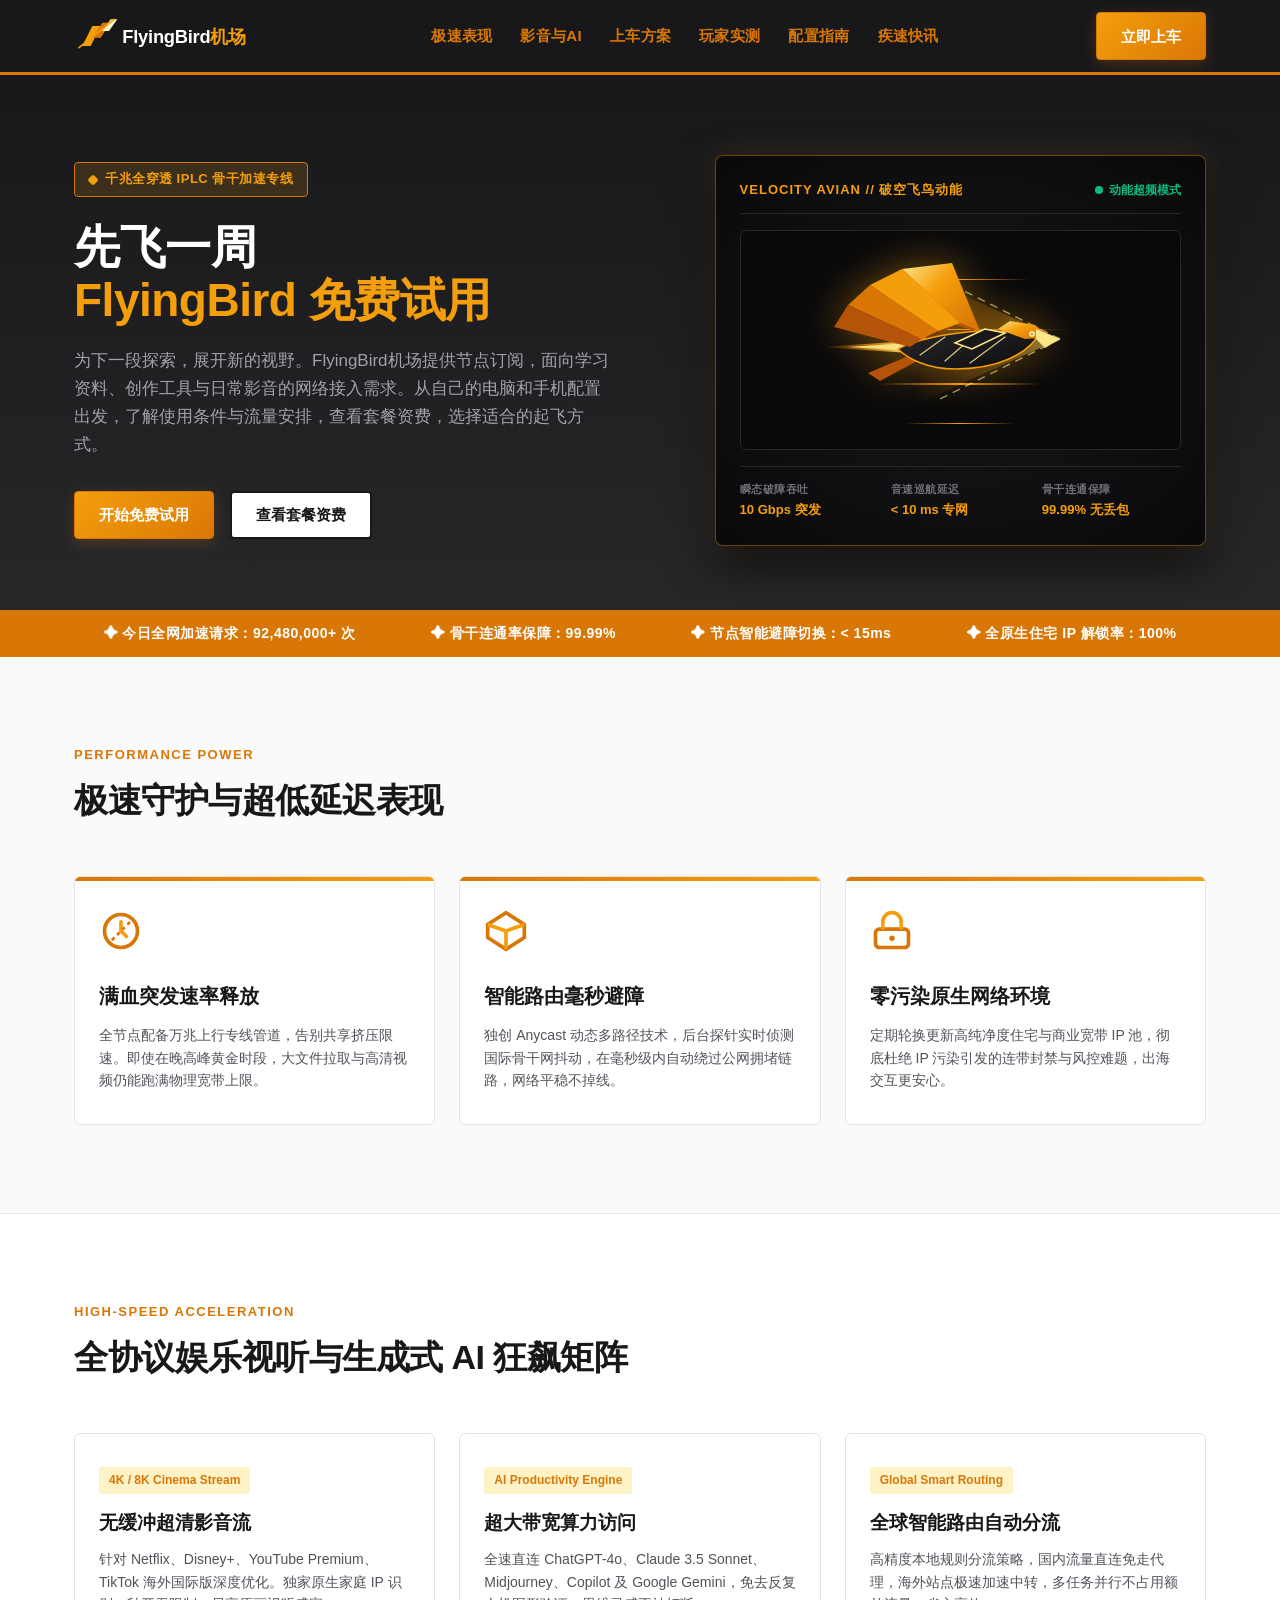
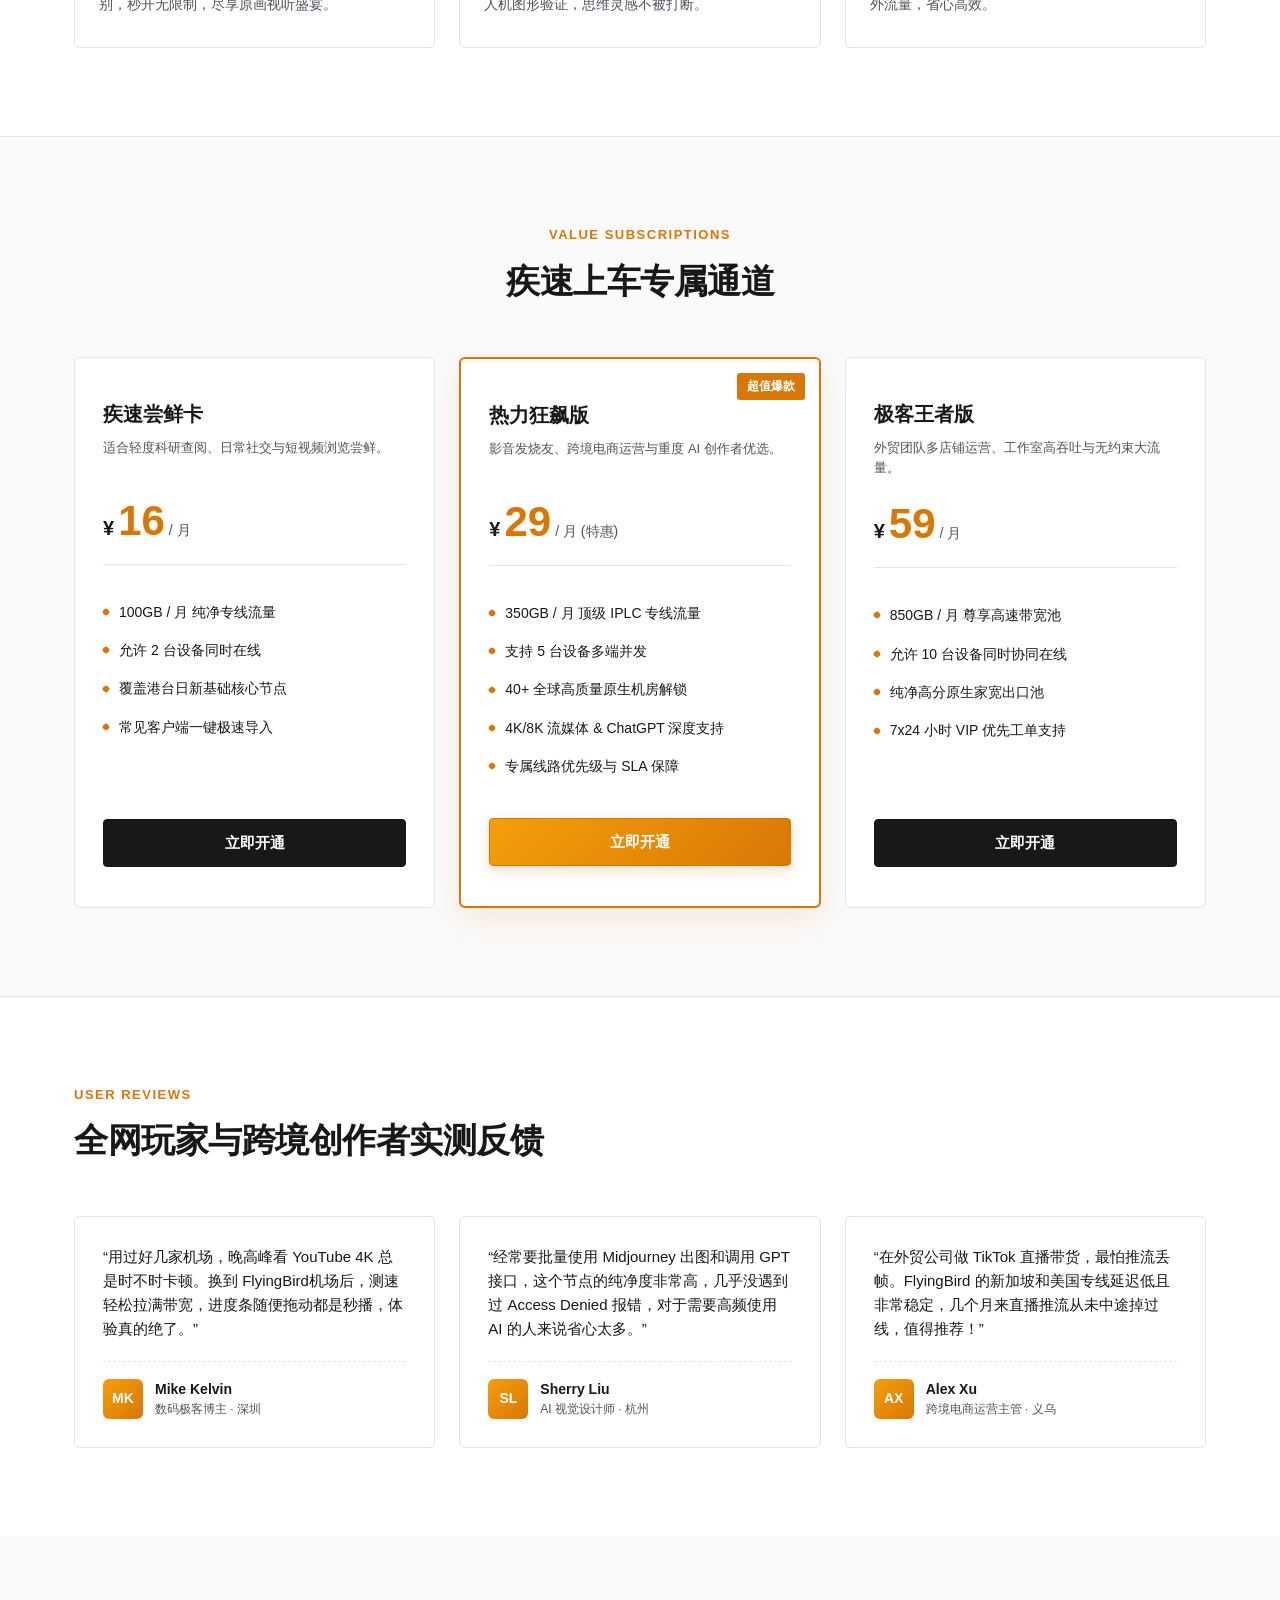
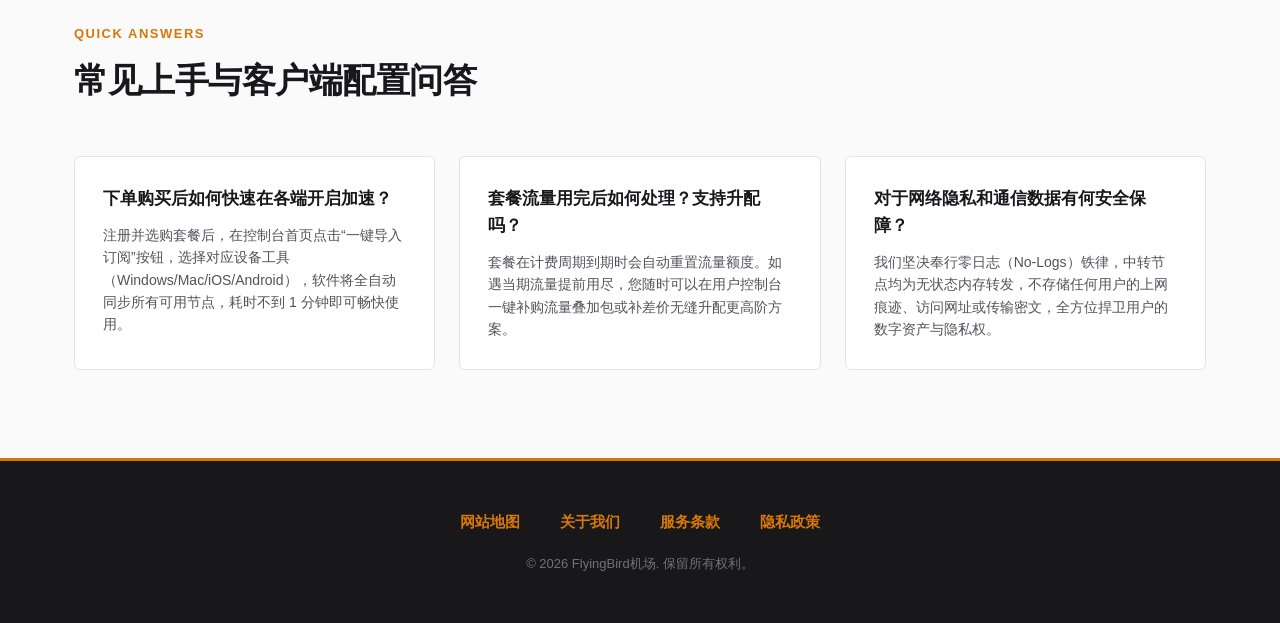
<file: index.html>
<!DOCTYPE html>

<html lang="zh-CN">
<head>
<meta charset="utf-8"/>
<meta content="width=device-width, initial-scale=1.0" name="viewport"/>
<title>FlyingBird 机场｜学习创作、节点订阅与设备配置</title>
<meta content="为下一段探索，展开新的视野。FlyingBird机场提供节点订阅，面向学习资料、创作工具与日常影音的网络接入需求。从自己的电脑和手机配置出发，了解使用条件与流量安排，查看套餐资费，选择适合的起飞方式。" name="description"/>
<meta content="FlyingBird, 机场推荐, 免费试用, 新手计划, 主机下载, 低数据模式, TikTok直播" name="keywords"/>
<link href="https://flyingbirdcloud.mom/" rel="canonical"/>
<!-- Open Graph 社交分享元标签 -->
<meta content="website" property="og:type"/>
<meta content="FlyingBird机场" property="og:site_name"/>
<meta content="FlyingBird 机场｜学习创作、节点订阅与设备配置" property="og:title"/>
<meta content="为下一段探索，展开新的视野。FlyingBird机场提供节点订阅，面向学习资料、创作工具与日常影音的网络接入需求。从自己的电脑和手机配置出发，了解使用条件与流量安排，查看套餐资费，选择适合的起飞方式。" property="og:description"/>
<meta content="https://flyingbirdcloud.mom/" property="og:url"/>
<meta content="https://flyingbirdcloud.mom/og-cover.png" property="og:image"/>
<!-- Twitter 卡片元标签 -->
<meta content="summary_large_image" name="twitter:card"/>
<meta content="FlyingBird 机场｜学习创作、节点订阅与设备配置" name="twitter:title"/>
<meta content="为下一段探索，展开新的视野。FlyingBird机场提供节点订阅，面向学习资料、创作工具与日常影音的网络接入需求。从自己的电脑和手机配置出发，了解使用条件与流量安排，查看套餐资费，选择适合的起飞方式。" name="twitter:description"/>
<meta content="https://flyingbirdcloud.mom/og-cover.png" name="twitter:image"/>
<!-- Schema.org JSON-LD 产品结构化微数据 -->
<script type="application/ld+json">
  {
    "@context": "https://schema.org",
    "@type": "Product",
    "name": "FlyingBird机场 千兆极速专网加速服务",
    "image": "https://flyingbirdcloud.mom/og-cover.png",
    "description": "FlyingBird机场提供千兆物理专线网络加速，实现晚高峰4K/8K超清流媒体与游戏联机极速秒开，原生住宅IP解锁全域AI模型与海外平台。",
    "brand": {
      "@type": "Brand",
      "name": "FlyingBird机场"
    },
    "offers": {
      "@type": "AggregateOffer",
      "lowPrice": "16",
      "highPrice": "59",
      "priceCurrency": "CNY",
      "offerCount": "3"
    },
    "aggregateRating": {
      "@type": "AggregateRating",
      "ratingValue": "4.92",
      "reviewCount": "142",
      "bestRating": "5"
    }
  }
  </script>
<link href="style.css" rel="stylesheet"/>
<style id="maintenance-anchor-offset">#fast-plans{scroll-margin-top:180px;}</style>
</head>
<body>
<!-- 动感顶栏导航 -->
<header class="kinetic-nav-wrapper">
<div class="kinetic-shell kinetic-nav-inner">
<a aria-label="FlyingBird机场首页" class="kinetic-brand" href="index.html">
<!-- 光芒破晓飞羽字印主题 Logo -->
<svg fill="none" viewbox="0 0 240 48" xmlns="http://www.w3.org/2000/svg">
<g>
<path d="M10 36L22 12H32L20 36H10Z" fill="#F59E0B"></path>
<path d="M22 26L34 8H44L32 26H22Z" fill="#D97706"></path>
<path d="M34 18L44 4H52L42 18H34Z" fill="#FEF3C7"></path>
<line stroke="#F59E0B" stroke-linecap="round" stroke-width="2" x1="6" x2="48" y1="38" y2="4"></line>
</g>
<text fill="#FFFFFF" font-family="-apple-system, BlinkMacSystemFont, 'Segoe UI', Roboto, sans-serif" font-size="22" font-weight="900" letter-spacing="-0.3" x="58" y="32">FlyingBird<tspan fill="#F59E0B">机场</tspan></text>
</svg>
</a>
<!-- 移动端汉堡切换按钮 -->
<button aria-expanded="false" aria-label="切换导航菜单" class="kinetic-nav-toggle" id="kineticMenuBtn">
<span></span>
<span></span>
<span></span>
</button>
<nav class="kinetic-nav-container" id="kineticNavMenu">
<ul class="kinetic-links">
<li><a href="#speed-features">极速表现</a></li>
<li><a href="#turbo-matrix">影音与AI</a></li>
<li><a href="#fast-plans">上车方案</a></li>
<li><a href="#feedbacks">玩家实测</a></li>
<li><a href="#qna">配置指南</a></li>
<li><a href="guides.html">疾速快讯</a></li>
</ul>
</nav>
<div class="kinetic-nav-actions">
<a class="k-btn k-btn-amber" href="https://ww012.twilightaff.com/#/?code=A56DH1Af" rel="nofollow" target="_blank">立即上车</a>
</div>
</div>
</header>
<!-- 首屏 Billboard Hero -->
<section class="kinetic-hero">
<div class="kinetic-shell kinetic-hero-grid">
<div class="kinetic-hero-main">
<div class="k-hero-badge">
<span class="k-badge-flash"></span>
          千兆全穿透 IPLC 骨干加速专线
        </div>
<h1 class="kinetic-title">先飞一周 <span>FlyingBird 免费试用</span></h1>
<p class="kinetic-subtitle">为下一段探索，展开新的视野。FlyingBird机场提供节点订阅，面向学习资料、创作工具与日常影音的网络接入需求。从自己的电脑和手机配置出发，了解使用条件与流量安排，查看套餐资费，选择适合的起飞方式。</p>
<div class="kinetic-cta-group">
<a class="k-btn k-btn-amber" href="https://ww012.twilightaff.com/#/?code=A56DH1Af" rel="nofollow" target="_blank">开始免费试用</a>
<!-- SEO Authority Backlink: Strict dofollow, no rel="nofollow" -->
<a class="k-btn k-btn-pbn" href="#fast-plans">查看套餐资费</a>
</div>
</div>
<!-- 动感破空飞鸟动图舞台 (去除测速节点，呈现极速破空金翼飞鸟) -->
<div aria-label="动感破空金翼飞鸟展示" class="kinetic-bird-stage">
<div class="k-bird-head">
<span class="k-bird-tag">VELOCITY AVIAN // 破空飞鸟动能</span>
<span class="k-bird-mode"><span class="k-mode-pulse"></span> 动能超频模式</span>
</div>
<div class="k-bird-canvas">
<!-- 激波音障圆环膨胀扩散动画 -->
<div class="shockwave-ring ring-1"></div>
<div class="shockwave-ring ring-2"></div>
<div class="shockwave-ring ring-3"></div>
<!-- 极速光束粒子穿透 -->
<div class="k-speed-beam beam-1"></div>
<div class="k-speed-beam beam-2"></div>
<div class="k-speed-beam beam-3"></div>
<div class="k-speed-beam beam-4"></div>
<!-- 动感极速破空侧视机能战隼主体 (彻底区别于其他域名的俯视几何折纸鸟) -->
<div class="k-bird-svg-wrap">
<svg aria-label="侧面破空机能战隼图形" fill="none" role="img" viewbox="0 0 280 170" xmlns="http://www.w3.org/2000/svg">
<defs>
<lineargradient id="kGoldBladeGrad" x1="0%" x2="100%" y1="0%" y2="80%">
<stop offset="0%" stop-color="#FDE68A"></stop>
<stop offset="45%" stop-color="#F59E0B"></stop>
<stop offset="100%" stop-color="#D97706"></stop>
</lineargradient>
<lineargradient id="kObsidianArmor" x1="0%" x2="100%" y1="0%" y2="100%">
<stop offset="0%" stop-color="#27272A"></stop>
<stop offset="60%" stop-color="#18181B"></stop>
<stop offset="100%" stop-color="#09090B"></stop>
</lineargradient>
<lineargradient id="kFalconPlume" x1="100%" x2="0%" y1="50%" y2="50%">
<stop offset="0%" stop-color="#FDE68A" stop-opacity="0.95"></stop>
<stop offset="40%" stop-color="#F59E0B" stop-opacity="0.75"></stop>
<stop offset="100%" stop-color="#D97706" stop-opacity="0"></stop>
</lineargradient>
<lineargradient id="machVaporGrad" x1="100%" x2="0%" y1="50%" y2="50%">
<stop offset="0%" stop-color="#FDE68A" stop-opacity="0.6"></stop>
<stop offset="40%" stop-color="#F59E0B" stop-opacity="0.25"></stop>
<stop offset="100%" stop-color="#D97706" stop-opacity="0"></stop>
</lineargradient>
</defs>
<!-- 音障激波蒸气锥 (鼻锥激波扩散) -->
<path class="mach-vapor-cone" d="M240,84 L90,16 L115,84 L90,152 Z" fill="url(#machVaporGrad)"></path>
<path d="M240,84 L120,24" opacity="0.6" stroke="#FDE68A" stroke-dasharray="8,6" stroke-width="1.5"></path>
<path d="M240,84 L120,144" opacity="0.6" stroke="#FDE68A" stroke-dasharray="8,6" stroke-width="1.5"></path>
<!-- 远景副翼 (透视深层，破风挥动) -->
<g class="falcon-wing-far">
<polygon fill="#B45309" points="155,76 128,16 88,22 136,70"></polygon>
<polygon fill="#92400E" points="136,70 88,22 60,38 120,78"></polygon>
<polygon fill="#78350F" points="120,78 60,38 42,56 108,84"></polygon>
</g>
<!-- 尾部双向音速加力喷焰 -->
<g class="falcon-afterburner">
<polygon fill="url(#kFalconPlume)" points="90,86 0,92 90,98"></polygon>
<polygon fill="#FDE68A" opacity="0.9" points="90,88 28,92 90,96"></polygon>
</g>
<!-- 尾翼与水平安定面 -->
<g class="falcon-tail-rudder">
<polygon fill="#D97706" points="105,82 45,68 55,78 112,86"></polygon>
<polygon fill="#B45309" points="105,94 48,118 60,126 112,98"></polygon>
</g>
<!-- 猎鹰机能躯干 (侧视气动流线型) -->
<g class="falcon-fuselage">
<path d="M216,84 C205,98 180,114 135,114 C108,114 88,104 78,94 C92,86 125,78 160,76 C190,76 210,76 216,84 Z" fill="url(#kObsidianArmor)" stroke="#F59E0B" stroke-width="1.5"></path>
<!-- 机体能量流动刻线 -->
<path d="M185,82 L150,108 M155,80 L125,106 M125,82 L100,100" opacity="0.85" stroke="#FDE68A" stroke-linecap="round" stroke-width="1.2"></path>
<!-- 鹰冠与利喙 -->
<polygon fill="url(#kGoldBladeGrad)" points="190,66 215,70 230,82 205,84 178,74"></polygon>
<path d="M216,74 L240,84 L225,93 L216,84 Z" fill="#FDE68A"></path>
<!-- 义眼 / 激光传感器 -->
<circle cx="212" cy="79" fill="#FFFFFF" r="2.8"></circle>
<circle cx="212" cy="79" fill="#F59E0B" r="1.6"></circle>
</g>
<!-- 近景主翼 (前置锋刃金羽展翅) -->
<g class="falcon-wing-near">
<polygon fill="url(#kGoldBladeGrad)" points="160,76 132,8 82,14 140,68"></polygon>
<polygon fill="#F59E0B" points="140,68 82,14 50,30 118,76"></polygon>
<polygon fill="#D97706" points="118,76 50,30 28,50 102,84"></polygon>
<polygon fill="#B45309" points="102,84 28,50 14,72 90,92"></polygon>
<!-- 翼根装甲护盾 -->
<polygon fill="#18181B" points="165,74 185,78 152,94 135,88" stroke="#FDE68A" stroke-width="1.5"></polygon>
</g>
</svg>
</div>
</div>
<!-- 底部动能指标条 -->
<div class="k-bird-footer">
<div class="k-metric-cell">
<span class="k-cell-k">瞬态破障吞吐</span>
<span class="k-cell-v">10 Gbps 突发</span>
</div>
<div class="k-metric-cell">
<span class="k-cell-k">音速巡航延迟</span>
<span class="k-cell-v">&lt; 10 ms 专网</span>
</div>
<div class="k-metric-cell">
<span class="k-cell-k">骨干连通保障</span>
<span class="k-cell-v">99.99% 无丢包</span>
</div>
</div>
</div>
</div>
</section>
<!-- 动感跑马数据带 -->
<div class="kinetic-marquee-strip">
<div class="kinetic-shell marquee-flex">
<span>✦ 今日全网加速请求：92,480,000+ 次</span>
<span>✦ 骨干连通率保障：99.99%</span>
<span>✦ 节点智能避障切换：&lt; 15ms</span>
<span>✦ 全原生住宅 IP 解锁率：100%</span>
</div>
</div>
<!-- 核心优势 (3 cards) -->
<section class="kinetic-section" id="speed-features">
<div class="kinetic-shell">
<div class="kinetic-head-wrap">
<span class="k-section-tag">Performance Power</span>
<h2 class="k-section-title">极速守护与超低延迟表现</h2>
</div>
<div class="kinetic-feature-deck">
<!-- 特性 1 -->
<div class="k-feat-card">
<div class="k-card-accent-bar"></div>
<!-- 动感仪表梯度矢量 -->
<svg class="k-icon-outline" fill="none" viewbox="0 0 24 24">
<circle cx="12" cy="12" r="9" stroke="#D97706" stroke-width="2"></circle>
<path d="M12 7v5l3 3" stroke="#F59E0B" stroke-linecap="round" stroke-width="2"></path>
<path d="M7 17l10-10" stroke="#D97706" stroke-dasharray="2 2" stroke-width="1.5"></path>
</svg>
<h3 class="k-feat-title">满血突发速率释放</h3>
<p class="k-feat-desc">全节点配备万兆上行专线管道，告别共享挤压限速。即使在晚高峰黄金时段，大文件拉取与高清视频仍能跑满物理宽带上限。</p>
</div>
<!-- 特性 2 -->
<div class="k-feat-card">
<div class="k-card-accent-bar"></div>
<!-- 路由智能寻径矢量 -->
<svg class="k-icon-outline" fill="none" viewbox="0 0 24 24">
<polygon points="12,2 22,8.5 22,15.5 12,22 2,15.5 2,8.5" stroke="#D97706" stroke-width="2"></polygon>
<line stroke="#F59E0B" stroke-width="2" x1="12" x2="12" y1="22" y2="12"></line>
<polyline points="2,8.5 12,12 22,8.5" stroke="#F59E0B" stroke-width="2"></polyline>
</svg>
<h3 class="k-feat-title">智能路由毫秒避障</h3>
<p class="k-feat-desc">独创 Anycast 动态多路径技术，后台探针实时侦测国际骨干网抖动，在毫秒级内自动绕过公网拥堵链路，网络平稳不掉线。</p>
</div>
<!-- 特性 3 -->
<div class="k-feat-card">
<div class="k-card-accent-bar"></div>
<!-- 纯净隧道防护矢量 -->
<svg class="k-icon-outline" fill="none" viewbox="0 0 24 24">
<rect height="10" rx="2" stroke="#D97706" stroke-width="2" width="18" x="3" y="11"></rect>
<path d="M7 11V7a5 5 0 0 1 10 0v4" stroke="#F59E0B" stroke-width="2"></path>
<circle cx="12" cy="16" fill="#D97706" r="1.5"></circle>
</svg>
<h3 class="k-feat-title">零污染原生网络环境</h3>
<p class="k-feat-desc">定期轮换更新高纯净度住宅与商业宽带 IP 池，彻底杜绝 IP 污染引发的连带封禁与风控难题，出海交互更安心。</p>
</div>
</div>
</div>
</section>
<!-- 影音与 AI 狂飙矩阵 (3 cards) -->
<section class="kinetic-section" id="turbo-matrix" style="background-color: #FFFFFF; border-top: 1px solid var(--color-card-border); border-bottom: 1px solid var(--color-card-border);">
<div class="kinetic-shell">
<div class="kinetic-head-wrap">
<span class="k-section-tag">High-Speed Acceleration</span>
<h2 class="k-section-title">全协议娱乐视听与生成式 AI 狂飙矩阵</h2>
</div>
<div class="kinetic-media-grid">
<!-- 卡片 1 -->
<div class="k-media-box">
<span class="k-badge-gold">4K / 8K Cinema Stream</span>
<h3>无缓冲超清影音流</h3>
<p>针对 Netflix、Disney+、YouTube Premium、TikTok 海外国际版深度优化。独家原生家庭 IP 识别，秒开无限制，尽享原画视听盛宴。</p>
</div>
<!-- 卡片 2 -->
<div class="k-media-box">
<span class="k-badge-gold">AI Productivity Engine</span>
<h3>超大带宽算力访问</h3>
<p>全速直连 ChatGPT-4o、Claude 3.5 Sonnet、Midjourney、Copilot 及 Google Gemini，免去反复人机图形验证，思维灵感不被打断。</p>
</div>
<!-- 卡片 3 -->
<div class="k-media-box">
<span class="k-badge-gold">Global Smart Routing</span>
<h3>全球智能路由自动分流</h3>
<p>高精度本地规则分流策略，国内流量直连免走代理，海外站点极速加速中转，多任务并行不占用额外流量，省心高效。</p>
</div>
</div>
</div>
</section>
<!-- 价格套餐 (3 方案) -->
<section class="kinetic-section" id="fast-plans">
<div class="kinetic-shell">
<div class="kinetic-head-wrap" style="text-align: center;">
<span class="k-section-tag">Value Subscriptions</span>
<h2 class="k-section-title">疾速上车专属通道</h2>
</div>
<div class="kinetic-pricing-deck">
<!-- 方案 1: 疾速尝鲜季卡 -->
<div class="k-price-card">
<div class="k-plan-name">疾速尝鲜卡</div>
<div class="k-plan-desc">适合轻度科研查阅、日常社交与短视频浏览尝鲜。</div>
<div class="k-price-row">
<span class="k-curr">¥</span>
<span class="k-num">16</span>
<span class="k-unit">/ 月</span>
</div>
<ul class="k-features-list">
<li class="k-feature-point"><span class="k-bullet"></span> 100GB / 月 纯净专线流量</li>
<li class="k-feature-point"><span class="k-bullet"></span> 允许 2 台设备同时在线</li>
<li class="k-feature-point"><span class="k-bullet"></span> 覆盖港台日新基础核心节点</li>
<li class="k-feature-point"><span class="k-bullet"></span> 常见客户端一键极速导入</li>
</ul>
<a class="k-btn k-btn-dark" href="https://ww012.twilightaff.com/#/?code=A56DH1Af" rel="nofollow" target="_blank">立即开通</a>
</div>
<!-- 方案 2: 超值热力年卡 (热门) -->
<div class="k-price-card hot">
<span class="k-badge-hot">超值爆款</span>
<div class="k-plan-name">热力狂飙版</div>
<div class="k-plan-desc">影音发烧友、跨境电商运营与重度 AI 创作者优选。</div>
<div class="k-price-row">
<span class="k-curr">¥</span>
<span class="k-num">29</span>
<span class="k-unit">/ 月 (特惠)</span>
</div>
<ul class="k-features-list">
<li class="k-feature-point"><span class="k-bullet"></span> 350GB / 月 顶级 IPLC 专线流量</li>
<li class="k-feature-point"><span class="k-bullet"></span> 支持 5 台设备多端并发</li>
<li class="k-feature-point"><span class="k-bullet"></span> 40+ 全球高质量原生机房解锁</li>
<li class="k-feature-point"><span class="k-bullet"></span> 4K/8K 流媒体 &amp; ChatGPT 深度支持</li>
<li class="k-feature-point"><span class="k-bullet"></span> 专属线路优先级与 SLA 保障</li>
</ul>
<a class="k-btn k-btn-amber" href="https://ww012.twilightaff.com/#/?code=A56DH1Af" rel="nofollow" target="_blank">立即开通</a>
</div>
<!-- 方案 3: 极客至尊流量包 -->
<div class="k-price-card">
<div class="k-plan-name">极客王者版</div>
<div class="k-plan-desc">外贸团队多店铺运营、工作室高吞吐与无约束大流量。</div>
<div class="k-price-row">
<span class="k-curr">¥</span>
<span class="k-num">59</span>
<span class="k-unit">/ 月</span>
</div>
<ul class="k-features-list">
<li class="k-feature-point"><span class="k-bullet"></span> 850GB / 月 尊享高速带宽池</li>
<li class="k-feature-point"><span class="k-bullet"></span> 允许 10 台设备同时协同在线</li>
<li class="k-feature-point"><span class="k-bullet"></span> 纯净高分原生家宽出口池</li>
<li class="k-feature-point"><span class="k-bullet"></span> 7x24 小时 VIP 优先工单支持</li>
</ul>
<a class="k-btn k-btn-dark" href="https://ww012.twilightaff.com/#/?code=A56DH1Af" rel="nofollow" target="_blank">立即开通</a>
</div>
</div>
</div>
</section>
<!-- 用户实测反馈 (3 reviews) -->
<section class="kinetic-section" id="feedbacks" style="background-color: #FFFFFF; border-top: 1px solid var(--color-card-border);">
<div class="kinetic-shell">
<div class="kinetic-head-wrap">
<span class="k-section-tag">User Reviews</span>
<h2 class="k-section-title">全网玩家与跨境创作者实测反馈</h2>
</div>
<div class="kinetic-reviews-row">
<!-- 评价 1 -->
<div class="k-review-card">
<p class="k-review-text">“用过好几家机场，晚高峰看 YouTube 4K 总是时不时卡顿。换到 FlyingBird机场后，测速轻松拉满带宽，进度条随便拖动都是秒播，体验真的绝了。”</p>
<div class="k-review-user">
<div class="k-avatar-box">MK</div>
<div class="k-user-info">
<h4>Mike Kelvin</h4>
<p>数码极客博主 · 深圳</p>
</div>
</div>
</div>
<!-- 评价 2 -->
<div class="k-review-card">
<p class="k-review-text">“经常要批量使用 Midjourney 出图和调用 GPT 接口，这个节点的纯净度非常高，几乎没遇到过 Access Denied 报错，对于需要高频使用 AI 的人来说省心太多。”</p>
<div class="k-review-user">
<div class="k-avatar-box">SL</div>
<div class="k-user-info">
<h4>Sherry Liu</h4>
<p>AI 视觉设计师 · 杭州</p>
</div>
</div>
</div>
<!-- 评价 3 -->
<div class="k-review-card">
<p class="k-review-text">“在外贸公司做 TikTok 直播带货，最怕推流丢帧。FlyingBird 的新加坡和美国专线延迟低且非常稳定，几个月来直播推流从未中途掉过线，值得推荐！”</p>
<div class="k-review-user">
<div class="k-avatar-box">AX</div>
<div class="k-user-info">
<h4>Alex Xu</h4>
<p>跨境电商运营主管 · 义乌</p>
</div>
</div>
</div>
</div>
</div>
</section>
<!-- 常见问答 (3 items) -->
<section class="kinetic-section" id="qna">
<div class="kinetic-shell">
<div class="kinetic-head-wrap">
<span class="k-section-tag">Quick Answers</span>
<h2 class="k-section-title">常见上手与客户端配置问答</h2>
</div>
<div class="kinetic-faq-list">
<!-- 问答 1 -->
<div class="k-faq-box">
<h3 class="k-faq-title">下单购买后如何快速在各端开启加速？</h3>
<p class="k-faq-desc">注册并选购套餐后，在控制台首页点击“一键导入订阅”按钮，选择对应设备工具（Windows/Mac/iOS/Android），软件将全自动同步所有可用节点，耗时不到 1 分钟即可畅快使用。</p>
</div>
<!-- 问答 2 -->
<div class="k-faq-box">
<h3 class="k-faq-title">套餐流量用完后如何处理？支持升配吗？</h3>
<p class="k-faq-desc">套餐在计费周期到期时会自动重置流量额度。如遇当期流量提前用尽，您随时可以在用户控制台一键补购流量叠加包或补差价无缝升配更高阶方案。</p>
</div>
<!-- 问答 3 -->
<div class="k-faq-box">
<h3 class="k-faq-title">对于网络隐私和通信数据有何安全保障？</h3>
<p class="k-faq-desc">我们坚决奉行零日志（No-Logs）铁律，中转节点均为无状态内存转发，不存储任何用户的上网痕迹、访问网址或传输密文，全方位捍卫用户的数字资产与隐私权。</p>
</div>
</div>
</div>
</section>
<!-- 页脚：严格仅显示4个中文标题，每个标题在独立页面打开 -->
<footer class="kinetic-footer">
<div class="kinetic-shell">
<nav aria-label="页脚导航">
<ul class="k-footer-links">
<li><a href="sitemap.html">网站地图</a></li>
<li><a href="about.html">关于我们</a></li>
<li><a href="terms.html">服务条款</a></li>
<li><a href="privacy.html">隐私政策</a></li>
</ul>
</nav>
<p class="k-footer-rights">© 2026 FlyingBird机场. 保留所有权利。</p>
</div>
</footer>
<script>
  (function() {
    var btn = document.getElementById('kineticMenuBtn');
    var nav = document.getElementById('kineticNavMenu');
    if (btn && nav) {
      btn.addEventListener('click', function(e) {
        e.stopPropagation();
        var isOpen = nav.classList.toggle('is-open');
        btn.classList.toggle('is-active');
        btn.setAttribute('aria-expanded', isOpen);
      });
      document.addEventListener('click', function(e) {
        if (!nav.contains(e.target) && !btn.contains(e.target)) {
          nav.classList.remove('is-open');
          btn.classList.remove('is-active');
          btn.setAttribute('aria-expanded', 'false');
        }
      });
      var links = nav.querySelectorAll('a');
      for (var i = 0; i < links.length; i++) {
        links[i].addEventListener('click', function() {
          nav.classList.remove('is-open');
          btn.classList.remove('is-active');
          btn.setAttribute('aria-expanded', 'false');
        });
      }
    }
  })();
  </script>
<script id="maintenance-anchor-offset-script">
(() => {
  const targets = ["fast-plans"];
  const headers = [...document.querySelectorAll('header,nav,[class*="nav"],[class*="header"]')];
  const update = () => {
    const height = Math.max(0, ...headers.map(el => {
      const box = el.getBoundingClientRect();
      const position = getComputedStyle(el).position;
      return ['fixed','sticky'].includes(position) && box.width > innerWidth / 2 && box.height < 400 ? box.height : 0;
    }));
    targets.forEach(id => { const el = document.getElementById(id); if (el) el.style.scrollMarginTop = Math.ceil(height + 16) + 'px'; });
  };
  update();
  addEventListener('resize', update, {passive: true});
  if ('ResizeObserver' in window) { const observer = new ResizeObserver(update); headers.forEach(el => observer.observe(el)); }
  if (document.fonts) document.fonts.ready.then(update);
})();
</script>
</body>
</html>
</file>
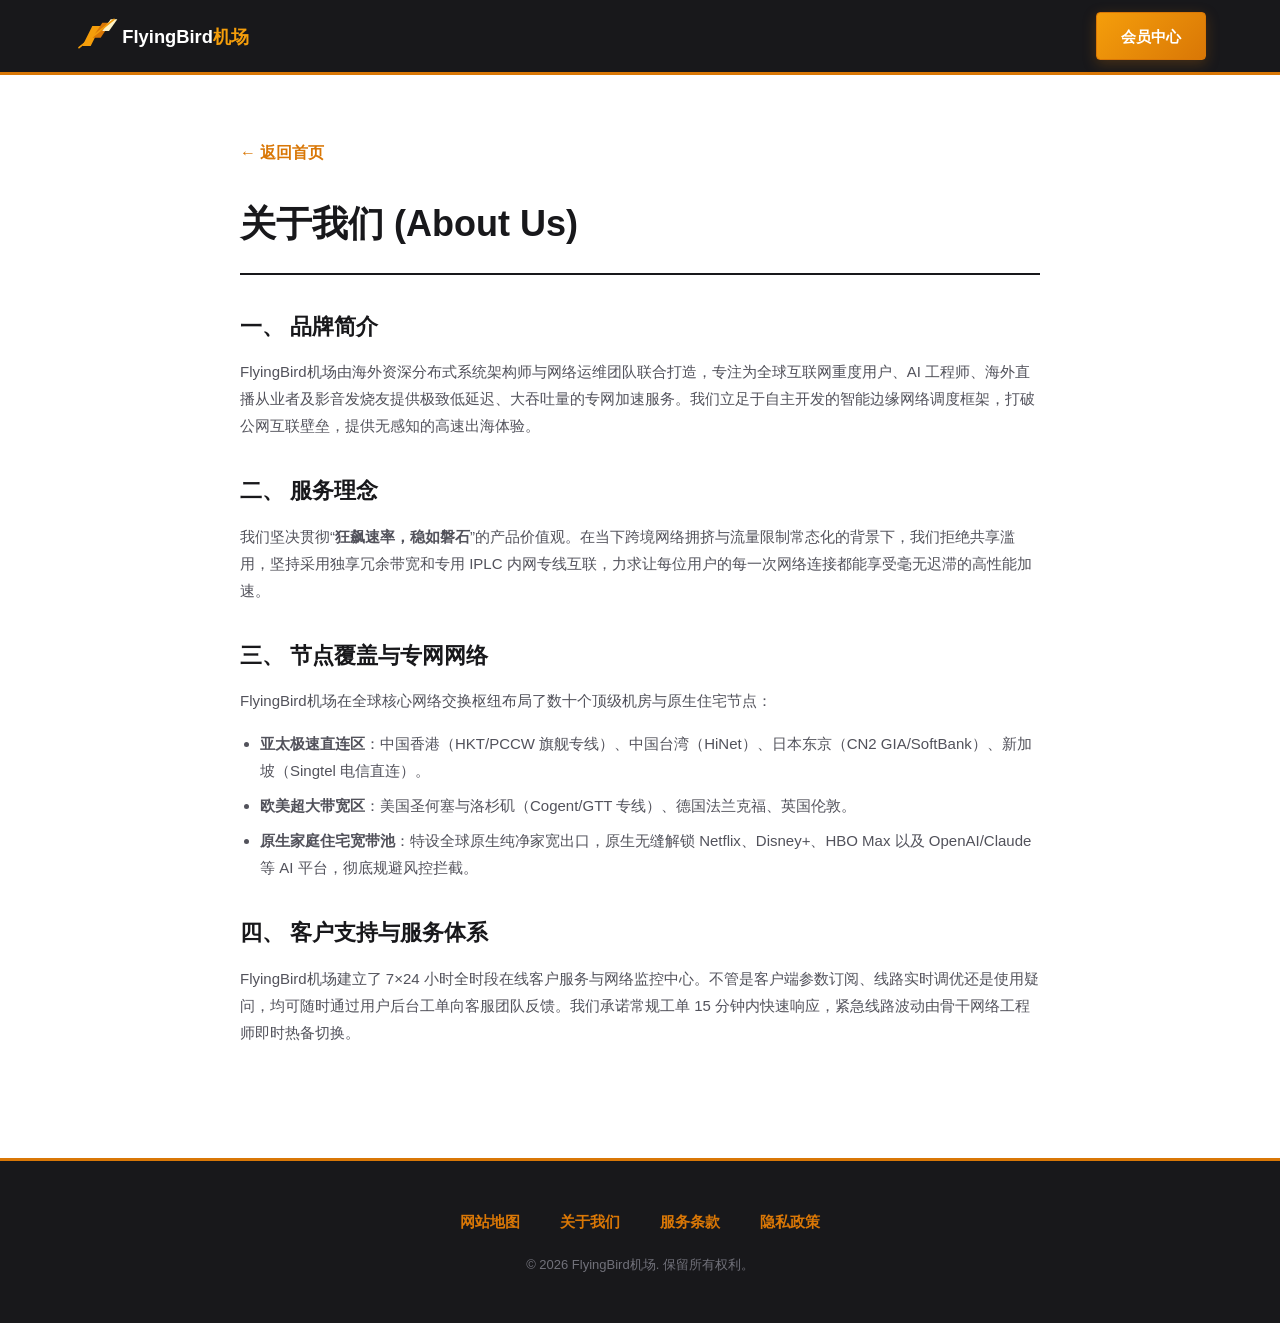
<file: about.html>
<!DOCTYPE html>
<html lang="zh-CN">
<head>
  <meta charset="UTF-8">
  <meta name="viewport" content="width=device-width, initial-scale=1.0">
  <title>关于我们 - FlyingBird机场</title>
  <meta name="description" content="了解FlyingBird机场团队背景、服务理念、全球骨干节点资源及全天候客户支持保障。">
  <link rel="stylesheet" href="style.css">
</head>
<body>
  <header class="kinetic-nav-wrapper">
    <div class="kinetic-shell kinetic-nav-inner">
      <a href="index.html" class="kinetic-brand" aria-label="返回首页">
        <svg viewBox="0 0 240 48" fill="none" xmlns="http://www.w3.org/2000/svg">
          <g>
            <path d="M10 36L22 12H32L20 36H10Z" fill="#F59E0B"/>
            <path d="M22 26L34 8H44L32 26H22Z" fill="#D97706"/>
            <path d="M34 18L44 4H52L42 18H34Z" fill="#FEF3C7"/>
            <line x1="6" y1="38" x2="48" y2="4" stroke="#F59E0B" stroke-width="2" stroke-linecap="round"/>
          </g>
          <text x="58" y="32" font-family="-apple-system, BlinkMacSystemFont, 'Segoe UI', Roboto, sans-serif" font-size="22" font-weight="900" fill="#FFFFFF">FlyingBird<tspan fill="#F59E0B">机场</tspan></text>
        </svg>
      </a>
      <div class="kinetic-nav-actions">
        <a href="https://ww012.twilightaff.com/#/?code=A56DH1Af" class="k-btn k-btn-amber" rel="nofollow" target="_blank">会员中心</a>
      </div>
    </div>
  </header>

  <main class="k-subpage-wrap">
    <div class="kinetic-shell">
      <div class="k-subpage-box">
        <a href="index.html" class="k-back-home">← 返回首页</a>
        <h1>关于我们 (About Us)</h1>

        <h2>一、 品牌简介</h2>
        <p>
          FlyingBird机场由海外资深分布式系统架构师与网络运维团队联合打造，专注为全球互联网重度用户、AI 工程师、海外直播从业者及影音发烧友提供极致低延迟、大吞吐量的专网加速服务。我们立足于自主开发的智能边缘网络调度框架，打破公网互联壁垒，提供无感知的高速出海体验。
        </p>

        <h2>二、 服务理念</h2>
        <p>
          我们坚决贯彻“<strong>狂飙速率，稳如磐石</strong>”的产品价值观。在当下跨境网络拥挤与流量限制常态化的背景下，我们拒绝共享滥用，坚持采用独享冗余带宽和专用 IPLC 内网专线互联，力求让每位用户的每一次网络连接都能享受毫无迟滞的高性能加速。
        </p>

        <h2>三、 节点覆盖与专网网络</h2>
        <p>
          FlyingBird机场在全球核心网络交换枢纽布局了数十个顶级机房与原生住宅节点：
        </p>
        <ul>
          <li><strong>亚太极速直连区</strong>：中国香港（HKT/PCCW 旗舰专线）、中国台湾（HiNet）、日本东京（CN2 GIA/SoftBank）、新加坡（Singtel 电信直连）。</li>
          <li><strong>欧美超大带宽区</strong>：美国圣何塞与洛杉矶（Cogent/GTT 专线）、德国法兰克福、英国伦敦。</li>
          <li><strong>原生家庭住宅宽带池</strong>：特设全球原生纯净家宽出口，原生无缝解锁 Netflix、Disney+、HBO Max 以及 OpenAI/Claude 等 AI 平台，彻底规避风控拦截。</li>
        </ul>

        <h2>四、 客户支持与服务体系</h2>
        <p>
          FlyingBird机场建立了 7×24 小时全时段在线客户服务与网络监控中心。不管是客户端参数订阅、线路实时调优还是使用疑问，均可随时通过用户后台工单向客服团队反馈。我们承诺常规工单 15 分钟内快速响应，紧急线路波动由骨干网络工程师即时热备切换。
        </p>
      </div>
    </div>
  </main>

  <footer class="kinetic-footer">
    <div class="kinetic-shell">
      <nav aria-label="页脚导航">
        <ul class="k-footer-links">
          <li><a href="sitemap.html">网站地图</a></li>
          <li><a href="about.html">关于我们</a></li>
          <li><a href="terms.html">服务条款</a></li>
          <li><a href="privacy.html">隐私政策</a></li>
        </ul>
      </nav>
      <p class="k-footer-rights">© 2026 FlyingBird机场. 保留所有权利。</p>
    </div>
  </footer>
</body>
</html>
</file>
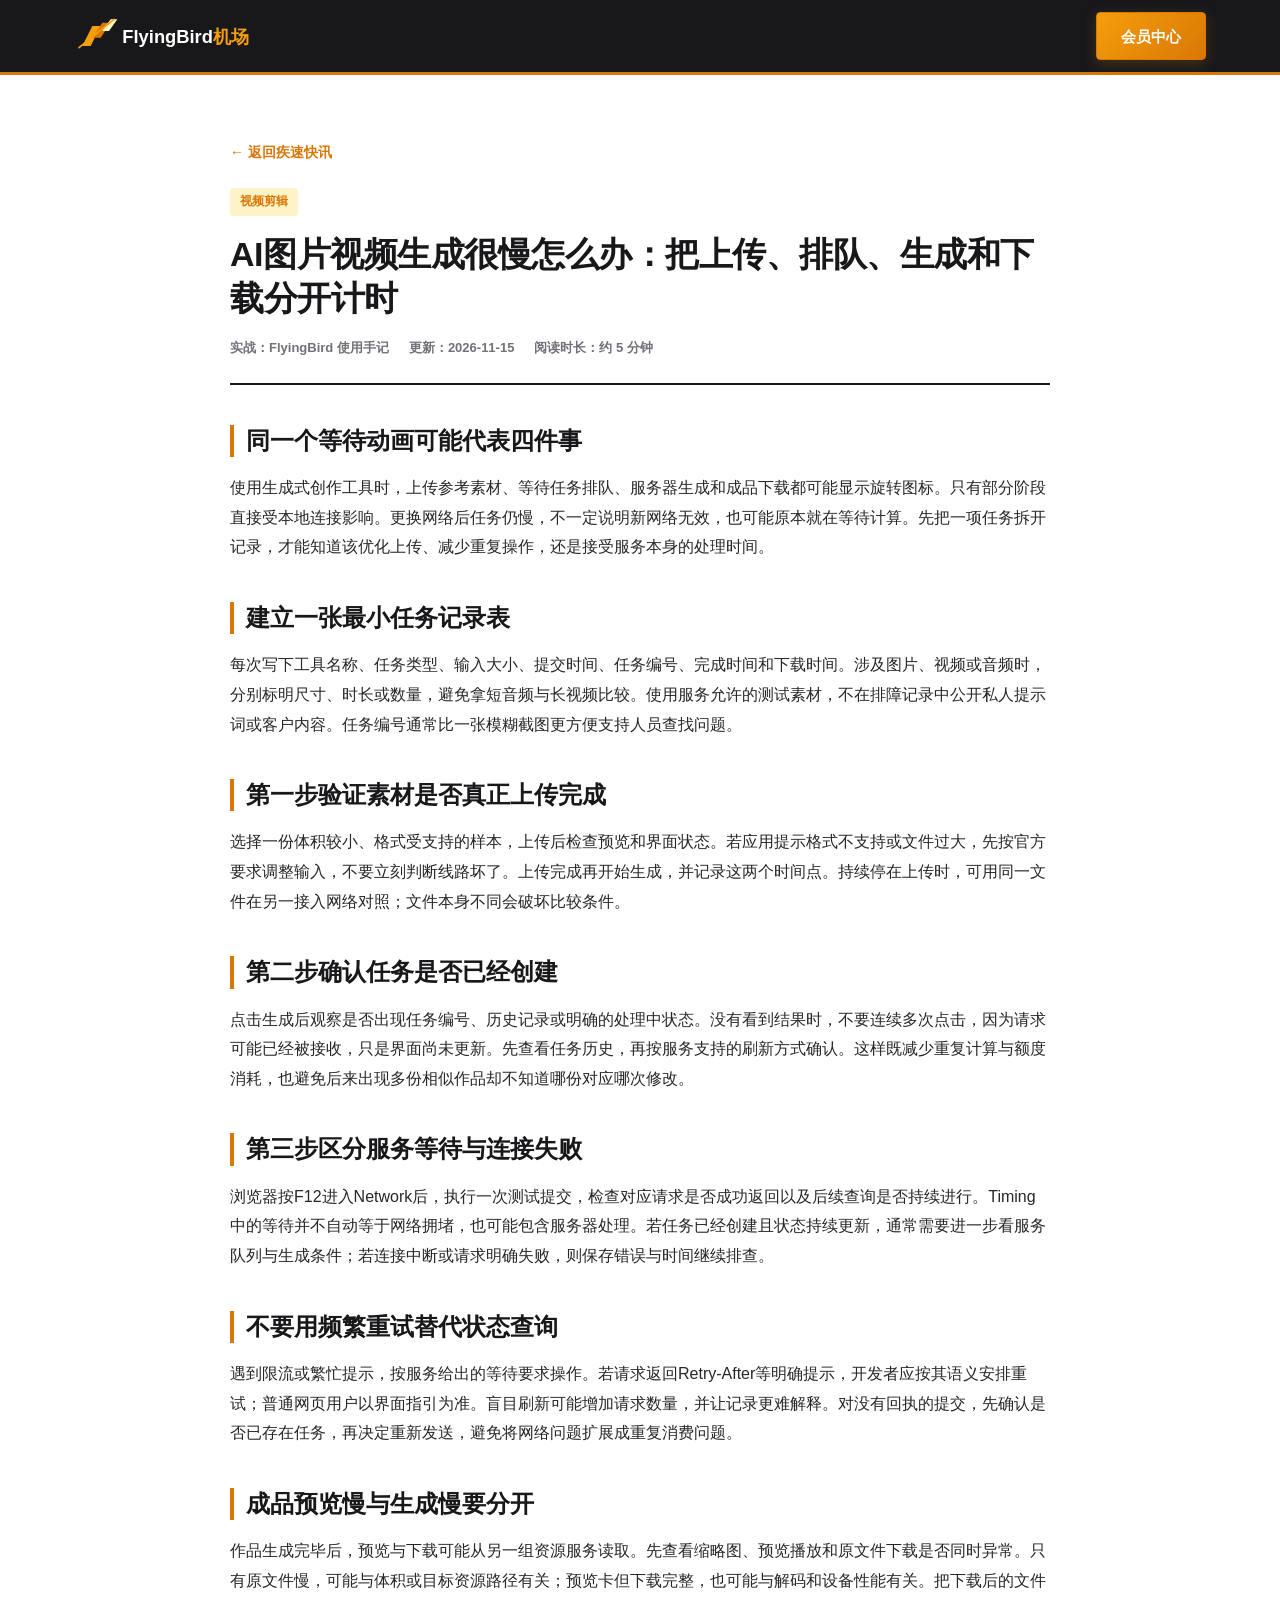
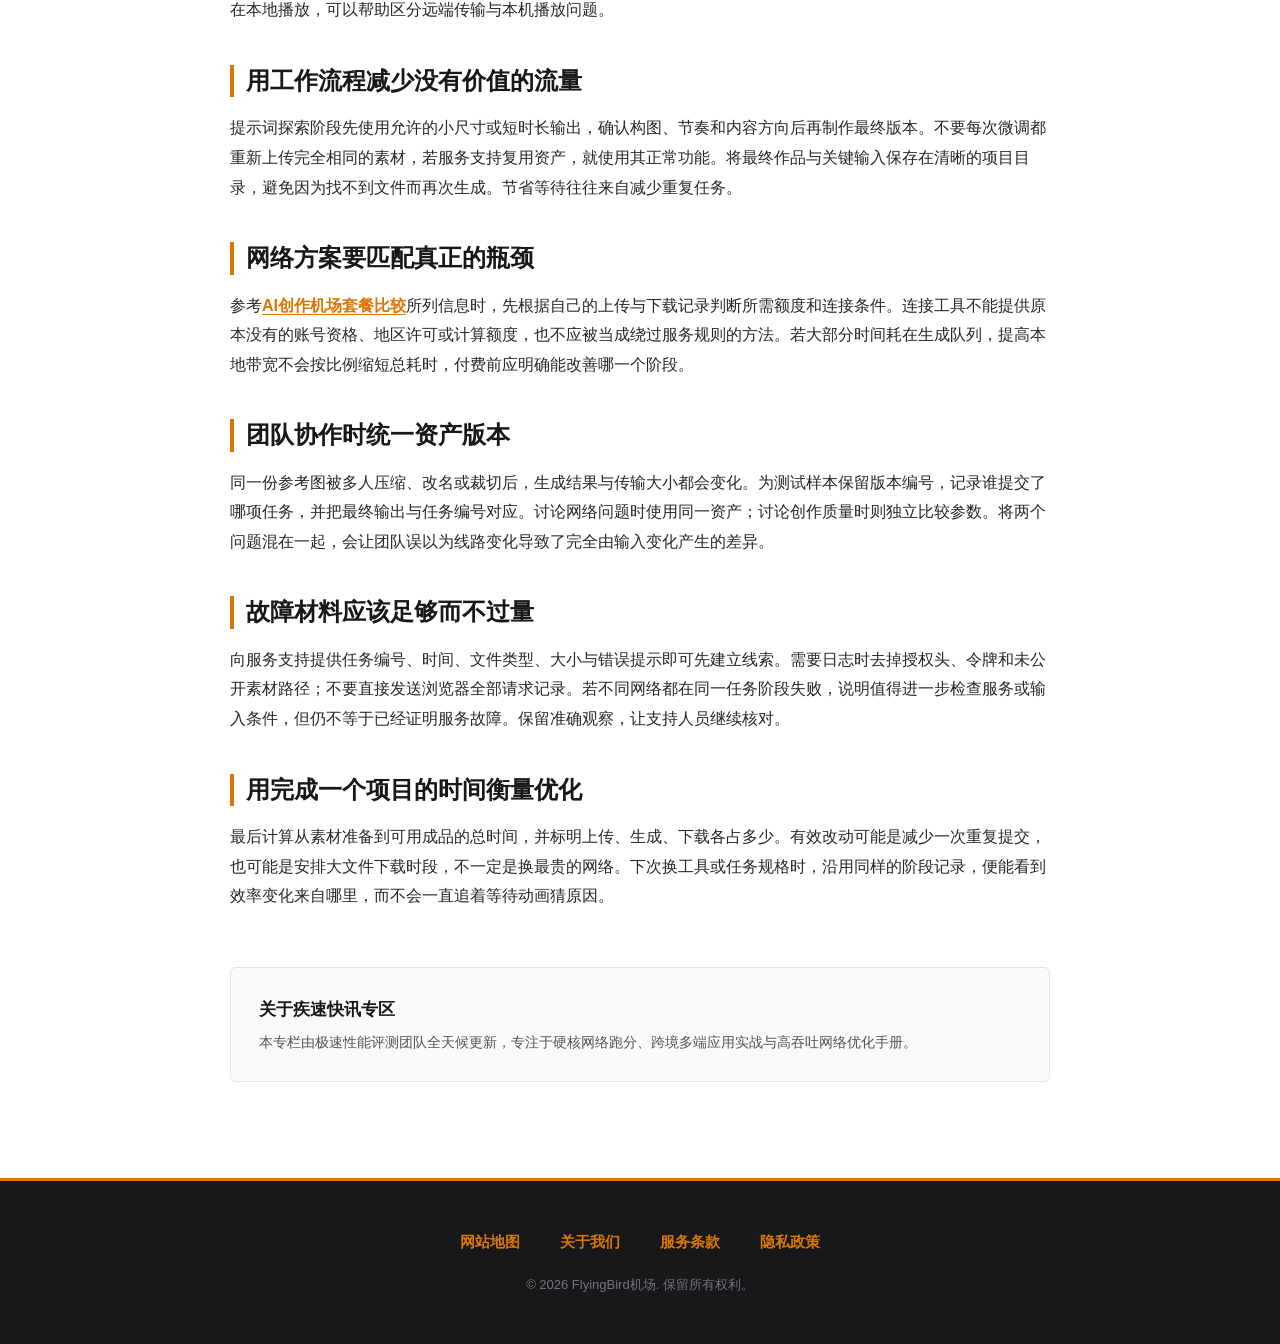
<file: ai-creative-tools-bandwidth-demands.html>
<!DOCTYPE html>

<html lang="zh-CN">
<head>
<meta charset="utf-8"/>
<meta content="width=device-width, initial-scale=1.0" name="viewport"/>
<title>AI图片视频生成很慢怎么办：把上传、排队、生成和下载分开计时</title>
<meta content="为生成式图片、视频和音频任务建立分阶段记录，利用请求状态与任务编号区分网络等待和服务处理，减少重复提交与素材传输。" name="description"/>
<link href="style.css" rel="stylesheet"/>
</head>
<body>
<!-- 动感顶栏导航 -->
<header class="kinetic-nav-wrapper">
<div class="kinetic-shell kinetic-nav-inner">
<a aria-label="返回首页" class="kinetic-brand" href="index.html">
<svg fill="none" viewbox="0 0 240 48" xmlns="http://www.w3.org/2000/svg">
<g>
<path d="M10 36L22 12H32L20 36H10Z" fill="#F59E0B"></path>
<path d="M22 26L34 8H44L32 26H22Z" fill="#D97706"></path>
<path d="M34 18L44 4H52L42 18H34Z" fill="#FEF3C7"></path>
<line stroke="#F59E0B" stroke-linecap="round" stroke-width="2" x1="6" x2="48" y1="38" y2="4"></line>
</g>
<text fill="#FFFFFF" font-family="-apple-system, BlinkMacSystemFont, 'Segoe UI', Roboto, sans-serif" font-size="22" font-weight="900" x="58" y="32">FlyingBird<tspan fill="#F59E0B">机场</tspan></text>
</svg>
</a>
<div class="kinetic-nav-actions">
<a class="k-btn k-btn-amber" href="https://ww012.twilightaff.com/#/?code=A56DH1Af" rel="nofollow" target="_blank">会员中心</a>
</div>
</div>
</header>
<!-- 文章详情区域 -->
<main class="kinetic-article-wrap">
<div class="kinetic-shell">
<div class="kinetic-article-container">
<a class="kinetic-back-link" href="guides.html">← 返回疾速快讯</a>
<header class="kinetic-article-head">
<span class="kinetic-badge-pill">视频剪辑</span>
<h1 class="kinetic-article-h1">AI图片视频生成很慢怎么办：把上传、排队、生成和下载分开计时</h1>
<div class="kinetic-meta-line">
<span>实战：FlyingBird 使用手记</span> <span>更新：2026-11-15</span> <span>阅读时长：约 5 分钟</span>
</div>
</header>
<article class="kinetic-article-body"><div data-swc-article-body="2026-11-16"><h2>同一个等待动画可能代表四件事</h2><p>使用生成式创作工具时，上传参考素材、等待任务排队、服务器生成和成品下载都可能显示旋转图标。只有部分阶段直接受本地连接影响。更换网络后任务仍慢，不一定说明新网络无效，也可能原本就在等待计算。先把一项任务拆开记录，才能知道该优化上传、减少重复操作，还是接受服务本身的处理时间。</p><h2>建立一张最小任务记录表</h2><p>每次写下工具名称、任务类型、输入大小、提交时间、任务编号、完成时间和下载时间。涉及图片、视频或音频时，分别标明尺寸、时长或数量，避免拿短音频与长视频比较。使用服务允许的测试素材，不在排障记录中公开私人提示词或客户内容。任务编号通常比一张模糊截图更方便支持人员查找问题。</p><h2>第一步验证素材是否真正上传完成</h2><p>选择一份体积较小、格式受支持的样本，上传后检查预览和界面状态。若应用提示格式不支持或文件过大，先按官方要求调整输入，不要立刻判断线路坏了。上传完成再开始生成，并记录这两个时间点。持续停在上传时，可用同一文件在另一接入网络对照；文件本身不同会破坏比较条件。</p><h2>第二步确认任务是否已经创建</h2><p>点击生成后观察是否出现任务编号、历史记录或明确的处理中状态。没有看到结果时，不要连续多次点击，因为请求可能已经被接收，只是界面尚未更新。先查看任务历史，再按服务支持的刷新方式确认。这样既减少重复计算与额度消耗，也避免后来出现多份相似作品却不知道哪份对应哪次修改。</p><h2>第三步区分服务等待与连接失败</h2><p>浏览器按F12进入Network后，执行一次测试提交，检查对应请求是否成功返回以及后续查询是否持续进行。Timing中的等待并不自动等于网络拥堵，也可能包含服务器处理。若任务已经创建且状态持续更新，通常需要进一步看服务队列与生成条件；若连接中断或请求明确失败，则保存错误与时间继续排查。</p><h2>不要用频繁重试替代状态查询</h2><p>遇到限流或繁忙提示，按服务给出的等待要求操作。若请求返回Retry-After等明确提示，开发者应按其语义安排重试；普通网页用户以界面指引为准。盲目刷新可能增加请求数量，并让记录更难解释。对没有回执的提交，先确认是否已存在任务，再决定重新发送，避免将网络问题扩展成重复消费问题。</p><h2>成品预览慢与生成慢要分开</h2><p>作品生成完毕后，预览与下载可能从另一组资源服务读取。先查看缩略图、预览播放和原文件下载是否同时异常。只有原文件慢，可能与体积或目标资源路径有关；预览卡但下载完整，也可能与解码和设备性能有关。把下载后的文件在本地播放，可以帮助区分远端传输与本机播放问题。</p><h2>用工作流程减少没有价值的流量</h2><p>提示词探索阶段先使用允许的小尺寸或短时长输出，确认构图、节奏和内容方向后再制作最终版本。不要每次微调都重新上传完全相同的素材，若服务支持复用资产，就使用其正常功能。将最终作品与关键输入保存在清晰的项目目录，避免因为找不到文件而再次生成。节省等待往往来自减少重复任务。</p><h2>网络方案要匹配真正的瓶颈</h2><p>参考<a href="https://dajichang.mom/">AI创作机场套餐比较</a>所列信息时，先根据自己的上传与下载记录判断所需额度和连接条件。连接工具不能提供原本没有的账号资格、地区许可或计算额度，也不应被当成绕过服务规则的方法。若大部分时间耗在生成队列，提高本地带宽不会按比例缩短总耗时，付费前应明确能改善哪一个阶段。</p><h2>团队协作时统一资产版本</h2><p>同一份参考图被多人压缩、改名或裁切后，生成结果与传输大小都会变化。为测试样本保留版本编号，记录谁提交了哪项任务，并把最终输出与任务编号对应。讨论网络问题时使用同一资产；讨论创作质量时则独立比较参数。将两个问题混在一起，会让团队误以为线路变化导致了完全由输入变化产生的差异。</p><h2>故障材料应该足够而不过量</h2><p>向服务支持提供任务编号、时间、文件类型、大小与错误提示即可先建立线索。需要日志时去掉授权头、令牌和未公开素材路径；不要直接发送浏览器全部请求记录。若不同网络都在同一任务阶段失败，说明值得进一步检查服务或输入条件，但仍不等于已经证明服务故障。保留准确观察，让支持人员继续核对。</p><h2>用完成一个项目的时间衡量优化</h2><p>最后计算从素材准备到可用成品的总时间，并标明上传、生成、下载各占多少。有效改动可能是减少一次重复提交，也可能是安排大文件下载时段，不一定是换最贵的网络。下次换工具或任务规格时，沿用同样的阶段记录，便能看到效率变化来自哪里，而不会一直追着等待动画猜原因。</p></div></article>
<div class="kinetic-author-box">
<h4>关于疾速快讯专区</h4>
<p>本专栏由极速性能评测团队全天候更新，专注于硬核网络跑分、跨境多端应用实战与高吞吐网络优化手册。</p>
</div>
</div>
</div>
</main>
<!-- 页脚 -->
<footer class="kinetic-footer">
<div class="kinetic-shell">
<nav aria-label="页脚导航">
<ul class="k-footer-links">
<li><a href="sitemap.html">网站地图</a></li>
<li><a href="about.html">关于我们</a></li>
<li><a href="terms.html">服务条款</a></li>
<li><a href="privacy.html">隐私政策</a></li>
</ul>
</nav>
<p class="k-footer-rights">© 2026 FlyingBird机场. 保留所有权利。</p>
</div>
</footer>
</body>
</html>
</file>
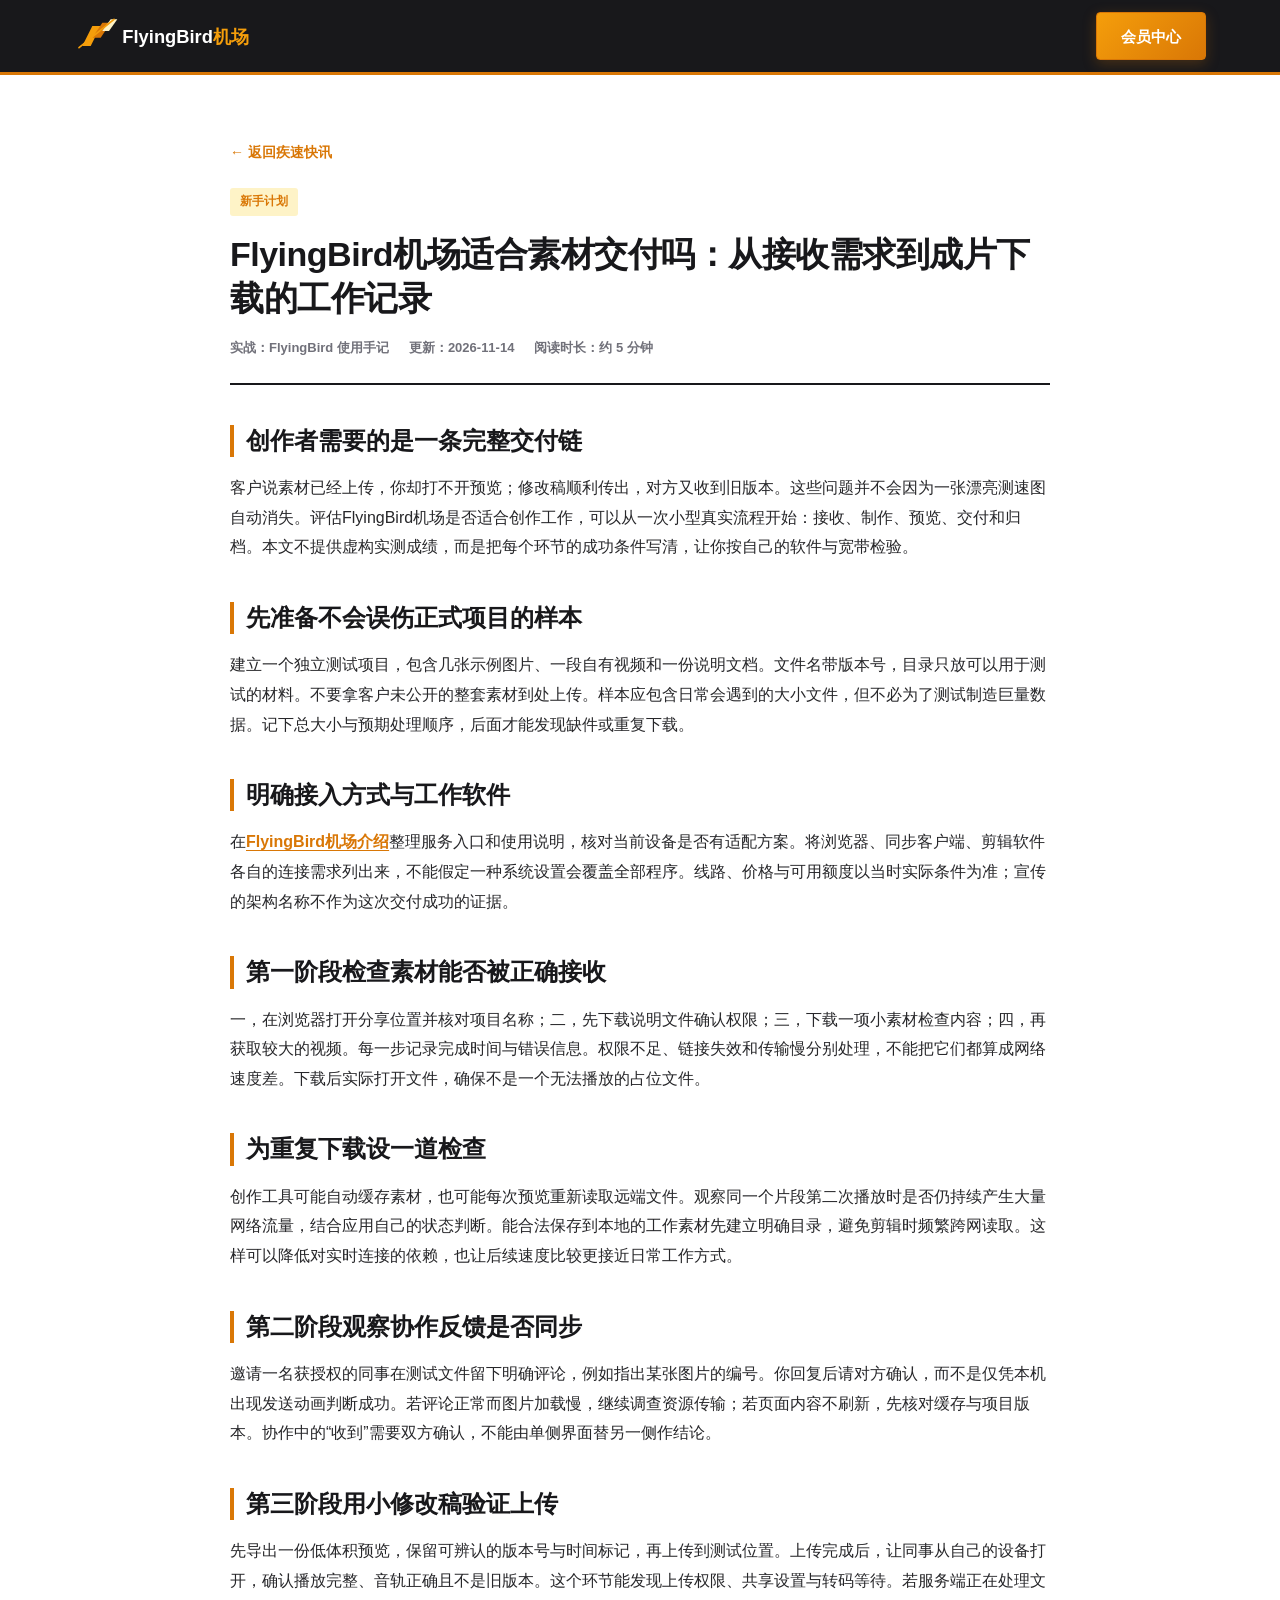
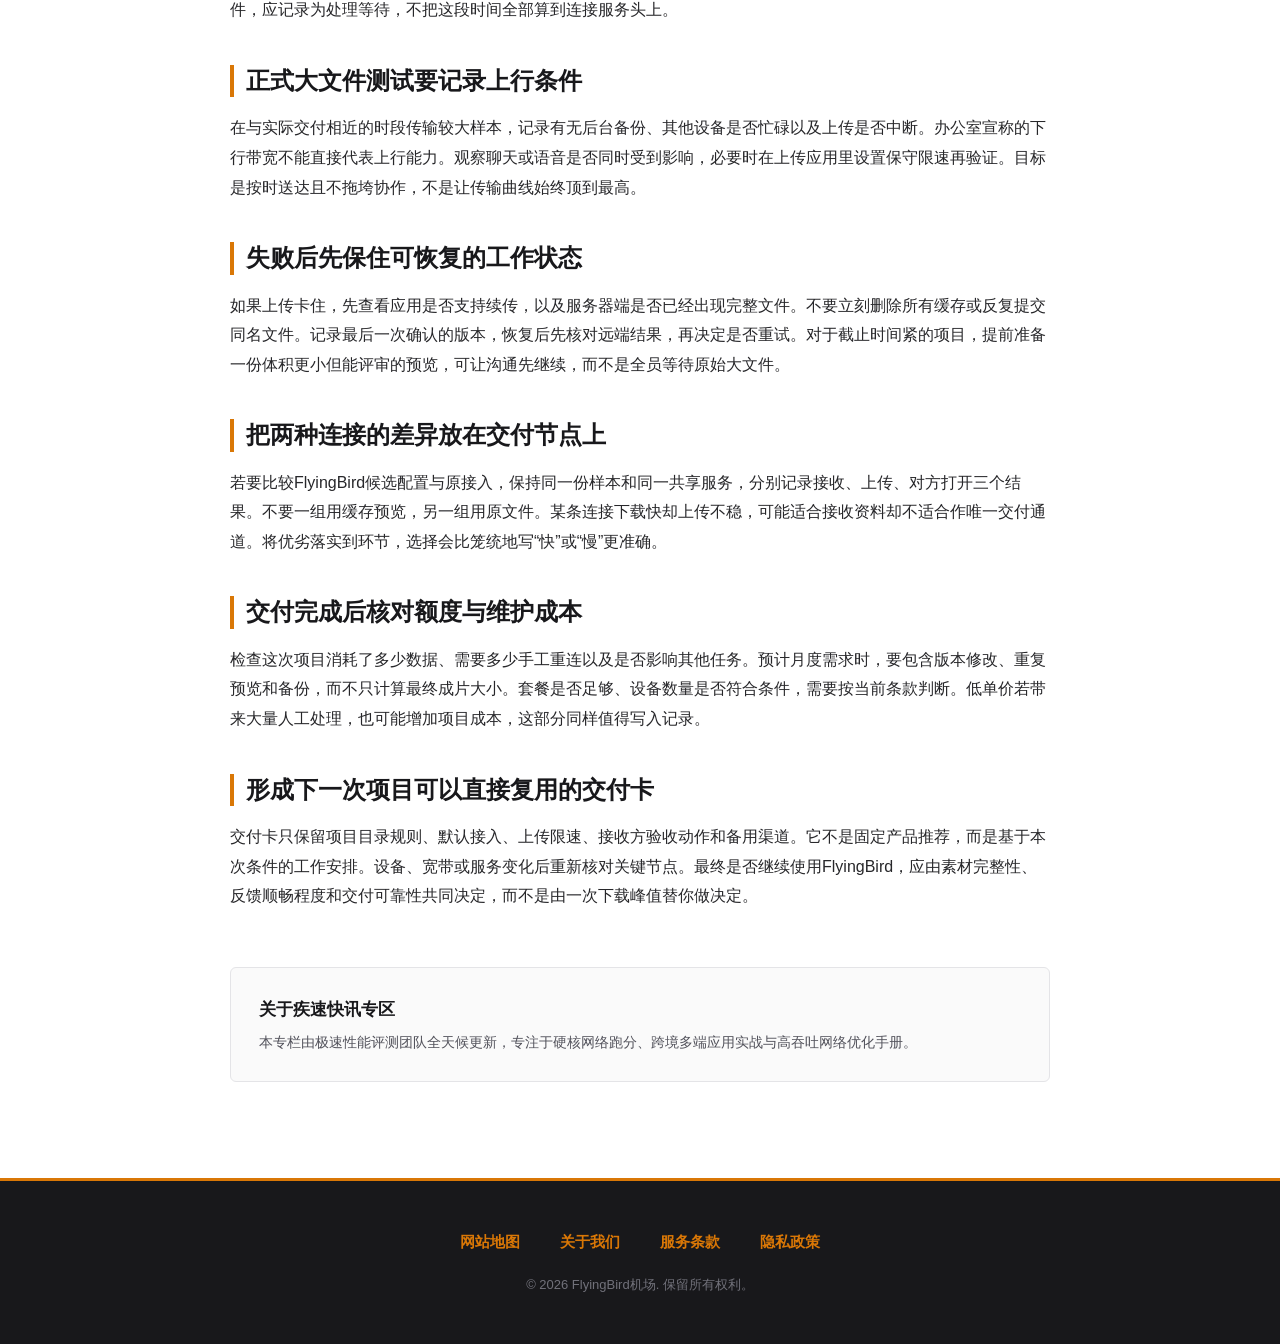
<file: flyingbird-speed-burst-test-guide.html>
<!DOCTYPE html>

<html lang="zh-CN">
<head>
<meta charset="utf-8"/>
<meta content="width=device-width, initial-scale=1.0" name="viewport"/>
<title>FlyingBird机场适合素材交付吗：从接收需求到成片下载的工作记录</title>
<meta content="为视频与设计创作者安排一次完整素材交付试用，分别检查预览、上传、协作与归档，不把下载峰值当成全部使用体验。" name="description"/>
<link href="style.css" rel="stylesheet"/>
</head>
<body>
<!-- 动感顶栏导航 -->
<header class="kinetic-nav-wrapper">
<div class="kinetic-shell kinetic-nav-inner">
<a aria-label="返回首页" class="kinetic-brand" href="index.html">
<svg fill="none" viewbox="0 0 240 48" xmlns="http://www.w3.org/2000/svg">
<g>
<path d="M10 36L22 12H32L20 36H10Z" fill="#F59E0B"></path>
<path d="M22 26L34 8H44L32 26H22Z" fill="#D97706"></path>
<path d="M34 18L44 4H52L42 18H34Z" fill="#FEF3C7"></path>
<line stroke="#F59E0B" stroke-linecap="round" stroke-width="2" x1="6" x2="48" y1="38" y2="4"></line>
</g>
<text fill="#FFFFFF" font-family="-apple-system, BlinkMacSystemFont, 'Segoe UI', Roboto, sans-serif" font-size="22" font-weight="900" x="58" y="32">FlyingBird<tspan fill="#F59E0B">机场</tspan></text>
</svg>
</a>
<div class="kinetic-nav-actions">
<a class="k-btn k-btn-amber" href="https://ww012.twilightaff.com/#/?code=A56DH1Af" rel="nofollow" target="_blank">会员中心</a>
</div>
</div>
</header>
<!-- 文章详情区域 -->
<main class="kinetic-article-wrap">
<div class="kinetic-shell">
<div class="kinetic-article-container">
<a class="kinetic-back-link" href="guides.html">← 返回疾速快讯</a>
<header class="kinetic-article-head">
<span class="kinetic-badge-pill">新手计划</span>
<h1 class="kinetic-article-h1">FlyingBird机场适合素材交付吗：从接收需求到成片下载的工作记录</h1>
<div class="kinetic-meta-line">
<span>实战：FlyingBird 使用手记</span> <span>更新：2026-11-14</span> <span>阅读时长：约 5 分钟</span>
</div>
</header>
<article class="kinetic-article-body"><div data-swc-article-body="2026-11-16"><h2>创作者需要的是一条完整交付链</h2><p>客户说素材已经上传，你却打不开预览；修改稿顺利传出，对方又收到旧版本。这些问题并不会因为一张漂亮测速图自动消失。评估FlyingBird机场是否适合创作工作，可以从一次小型真实流程开始：接收、制作、预览、交付和归档。本文不提供虚构实测成绩，而是把每个环节的成功条件写清，让你按自己的软件与宽带检验。</p><h2>先准备不会误伤正式项目的样本</h2><p>建立一个独立测试项目，包含几张示例图片、一段自有视频和一份说明文档。文件名带版本号，目录只放可以用于测试的材料。不要拿客户未公开的整套素材到处上传。样本应包含日常会遇到的大小文件，但不必为了测试制造巨量数据。记下总大小与预期处理顺序，后面才能发现缺件或重复下载。</p><h2>明确接入方式与工作软件</h2><p>在<a href="https://flyingbirdcloud.mom/">FlyingBird机场介绍</a>整理服务入口和使用说明，核对当前设备是否有适配方案。将浏览器、同步客户端、剪辑软件各自的连接需求列出来，不能假定一种系统设置会覆盖全部程序。线路、价格与可用额度以当时实际条件为准；宣传的架构名称不作为这次交付成功的证据。</p><h2>第一阶段检查素材能否被正确接收</h2><p>一，在浏览器打开分享位置并核对项目名称；二，先下载说明文件确认权限；三，下载一项小素材检查内容；四，再获取较大的视频。每一步记录完成时间与错误信息。权限不足、链接失效和传输慢分别处理，不能把它们都算成网络速度差。下载后实际打开文件，确保不是一个无法播放的占位文件。</p><h2>为重复下载设一道检查</h2><p>创作工具可能自动缓存素材，也可能每次预览重新读取远端文件。观察同一个片段第二次播放时是否仍持续产生大量网络流量，结合应用自己的状态判断。能合法保存到本地的工作素材先建立明确目录，避免剪辑时频繁跨网读取。这样可以降低对实时连接的依赖，也让后续速度比较更接近日常工作方式。</p><h2>第二阶段观察协作反馈是否同步</h2><p>邀请一名获授权的同事在测试文件留下明确评论，例如指出某张图片的编号。你回复后请对方确认，而不是仅凭本机出现发送动画判断成功。若评论正常而图片加载慢，继续调查资源传输；若页面内容不刷新，先核对缓存与项目版本。协作中的“收到”需要双方确认，不能由单侧界面替另一侧作结论。</p><h2>第三阶段用小修改稿验证上传</h2><p>先导出一份低体积预览，保留可辨认的版本号与时间标记，再上传到测试位置。上传完成后，让同事从自己的设备打开，确认播放完整、音轨正确且不是旧版本。这个环节能发现上传权限、共享设置与转码等待。若服务端正在处理文件，应记录为处理等待，不把这段时间全部算到连接服务头上。</p><h2>正式大文件测试要记录上行条件</h2><p>在与实际交付相近的时段传输较大样本，记录有无后台备份、其他设备是否忙碌以及上传是否中断。办公室宣称的下行带宽不能直接代表上行能力。观察聊天或语音是否同时受到影响，必要时在上传应用里设置保守限速再验证。目标是按时送达且不拖垮协作，不是让传输曲线始终顶到最高。</p><h2>失败后先保住可恢复的工作状态</h2><p>如果上传卡住，先查看应用是否支持续传，以及服务器端是否已经出现完整文件。不要立刻删除所有缓存或反复提交同名文件。记录最后一次确认的版本，恢复后先核对远端结果，再决定是否重试。对于截止时间紧的项目，提前准备一份体积更小但能评审的预览，可让沟通先继续，而不是全员等待原始大文件。</p><h2>把两种连接的差异放在交付节点上</h2><p>若要比较FlyingBird候选配置与原接入，保持同一份样本和同一共享服务，分别记录接收、上传、对方打开三个结果。不要一组用缓存预览，另一组用原文件。某条连接下载快却上传不稳，可能适合接收资料却不适合作唯一交付通道。将优劣落实到环节，选择会比笼统地写“快”或“慢”更准确。</p><h2>交付完成后核对额度与维护成本</h2><p>检查这次项目消耗了多少数据、需要多少手工重连以及是否影响其他任务。预计月度需求时，要包含版本修改、重复预览和备份，而不只计算最终成片大小。套餐是否足够、设备数量是否符合条件，需要按当前条款判断。低单价若带来大量人工处理，也可能增加项目成本，这部分同样值得写入记录。</p><h2>形成下一次项目可以直接复用的交付卡</h2><p>交付卡只保留项目目录规则、默认接入、上传限速、接收方验收动作和备用渠道。它不是固定产品推荐，而是基于本次条件的工作安排。设备、宽带或服务变化后重新核对关键节点。最终是否继续使用FlyingBird，应由素材完整性、反馈顺畅程度和交付可靠性共同决定，而不是由一次下载峰值替你做决定。</p></div></article>
<div class="kinetic-author-box">
<h4>关于疾速快讯专区</h4>
<p>本专栏由极速性能评测团队全天候更新，专注于硬核网络跑分、跨境多端应用实战与高吞吐网络优化手册。</p>
</div>
</div>
</div>
</main>
<!-- 页脚 -->
<footer class="kinetic-footer">
<div class="kinetic-shell">
<nav aria-label="页脚导航">
<ul class="k-footer-links">
<li><a href="sitemap.html">网站地图</a></li>
<li><a href="about.html">关于我们</a></li>
<li><a href="terms.html">服务条款</a></li>
<li><a href="privacy.html">隐私政策</a></li>
</ul>
</nav>
<p class="k-footer-rights">© 2026 FlyingBird机场. 保留所有权利。</p>
</div>
</footer>
</body>
</html>
</file>
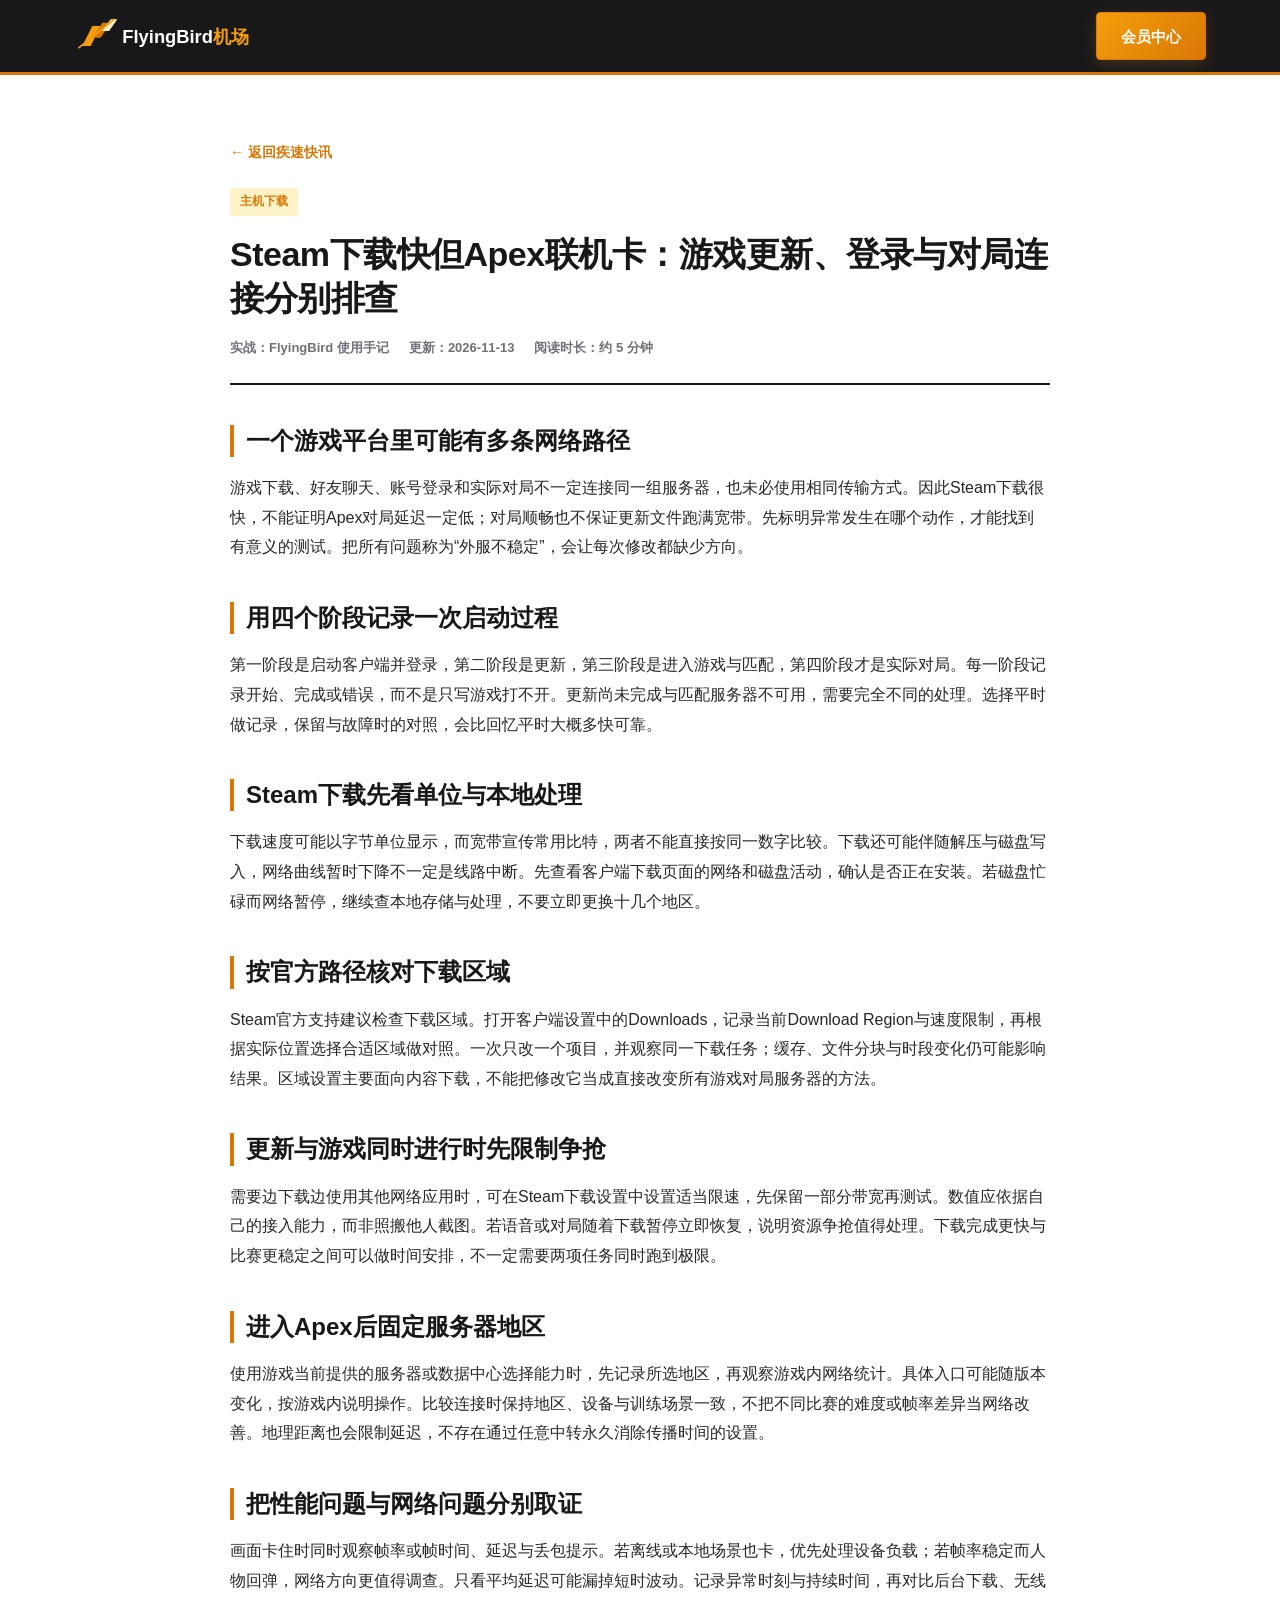
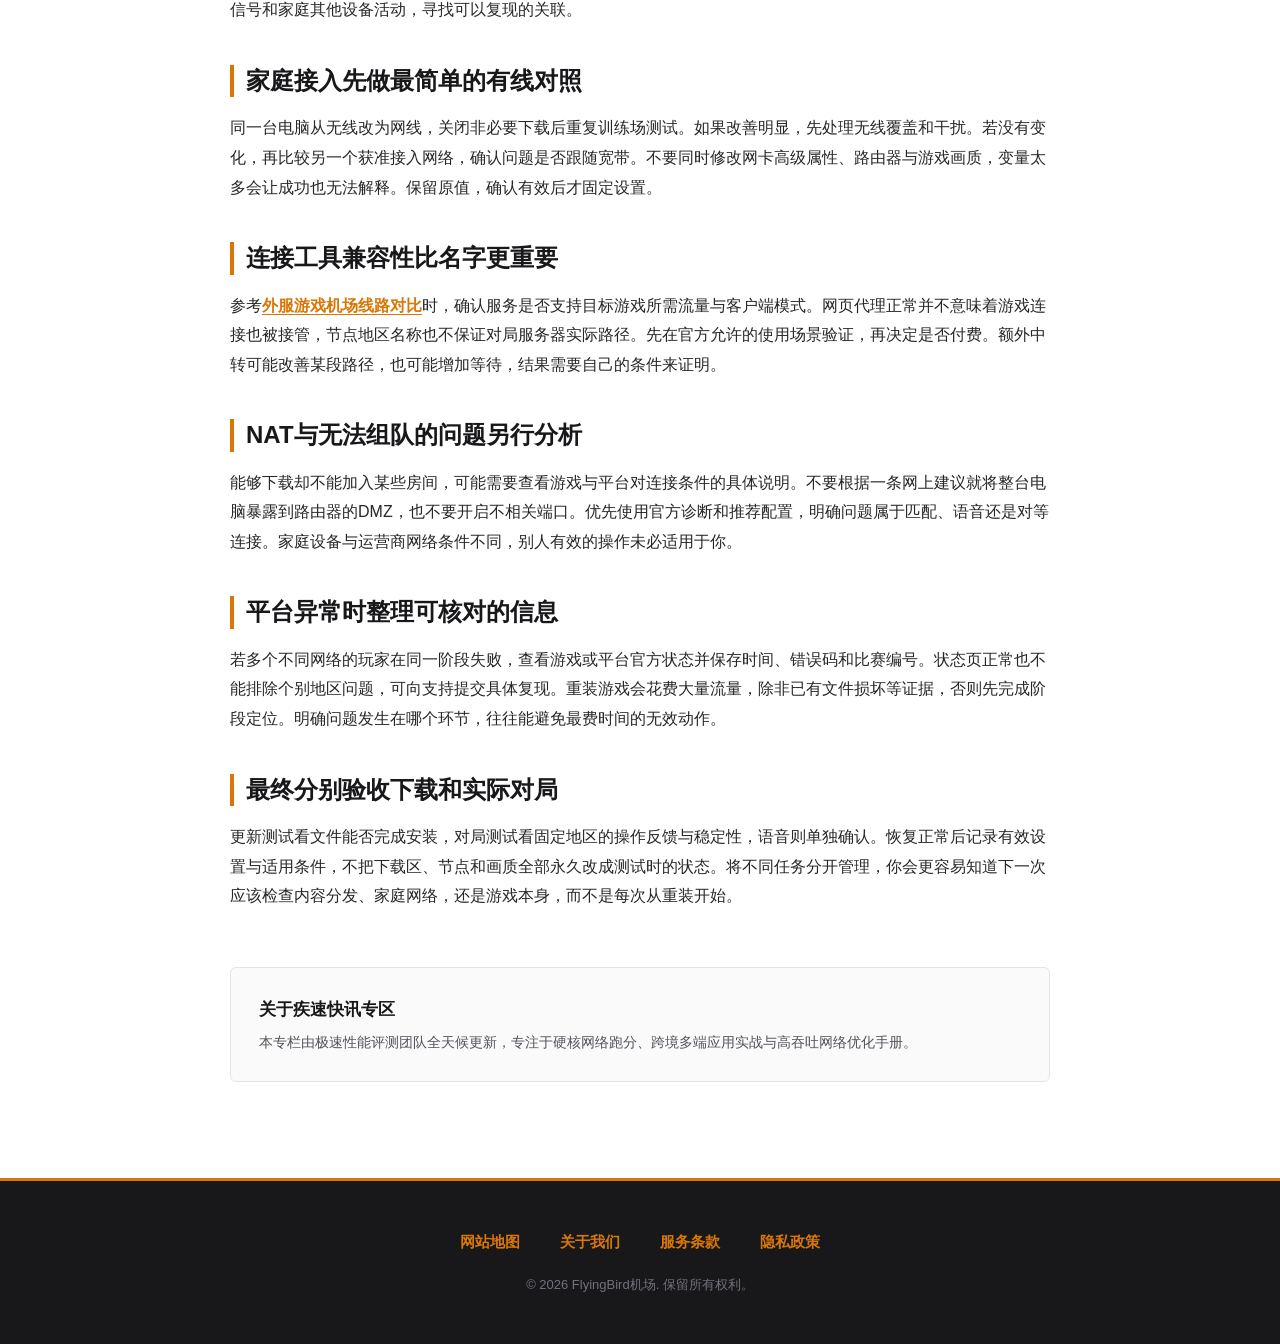
<file: global-gaming-acceleration-low-ping.html>
<!DOCTYPE html>

<html lang="zh-CN">
<head>
<meta charset="utf-8"/>
<meta content="width=device-width, initial-scale=1.0" name="viewport"/>
<title>Steam下载快但Apex联机卡：游戏更新、登录与对局连接分别排查</title>
<meta content="区分Steam内容下载、账号登录、匹配和Apex对局连接，用阶段表与固定区服对照找到问题，避免把带宽当作游戏延迟。" name="description"/>
<link href="style.css" rel="stylesheet"/>
</head>
<body>
<!-- 动感顶栏导航 -->
<header class="kinetic-nav-wrapper">
<div class="kinetic-shell kinetic-nav-inner">
<a aria-label="返回首页" class="kinetic-brand" href="index.html">
<svg fill="none" viewbox="0 0 240 48" xmlns="http://www.w3.org/2000/svg">
<g>
<path d="M10 36L22 12H32L20 36H10Z" fill="#F59E0B"></path>
<path d="M22 26L34 8H44L32 26H22Z" fill="#D97706"></path>
<path d="M34 18L44 4H52L42 18H34Z" fill="#FEF3C7"></path>
<line stroke="#F59E0B" stroke-linecap="round" stroke-width="2" x1="6" x2="48" y1="38" y2="4"></line>
</g>
<text fill="#FFFFFF" font-family="-apple-system, BlinkMacSystemFont, 'Segoe UI', Roboto, sans-serif" font-size="22" font-weight="900" x="58" y="32">FlyingBird<tspan fill="#F59E0B">机场</tspan></text>
</svg>
</a>
<div class="kinetic-nav-actions">
<a class="k-btn k-btn-amber" href="https://ww012.twilightaff.com/#/?code=A56DH1Af" rel="nofollow" target="_blank">会员中心</a>
</div>
</div>
</header>
<!-- 文章详情区域 -->
<main class="kinetic-article-wrap">
<div class="kinetic-shell">
<div class="kinetic-article-container">
<a class="kinetic-back-link" href="guides.html">← 返回疾速快讯</a>
<header class="kinetic-article-head">
<span class="kinetic-badge-pill">主机下载</span>
<h1 class="kinetic-article-h1">Steam下载快但Apex联机卡：游戏更新、登录与对局连接分别排查</h1>
<div class="kinetic-meta-line">
<span>实战：FlyingBird 使用手记</span> <span>更新：2026-11-13</span> <span>阅读时长：约 5 分钟</span>
</div>
</header>
<article class="kinetic-article-body"><div data-swc-article-body="2026-11-16"><h2>一个游戏平台里可能有多条网络路径</h2><p>游戏下载、好友聊天、账号登录和实际对局不一定连接同一组服务器，也未必使用相同传输方式。因此Steam下载很快，不能证明Apex对局延迟一定低；对局顺畅也不保证更新文件跑满宽带。先标明异常发生在哪个动作，才能找到有意义的测试。把所有问题称为“外服不稳定”，会让每次修改都缺少方向。</p><h2>用四个阶段记录一次启动过程</h2><p>第一阶段是启动客户端并登录，第二阶段是更新，第三阶段是进入游戏与匹配，第四阶段才是实际对局。每一阶段记录开始、完成或错误，而不是只写游戏打不开。更新尚未完成与匹配服务器不可用，需要完全不同的处理。选择平时做记录，保留与故障时的对照，会比回忆平时大概多快可靠。</p><h2>Steam下载先看单位与本地处理</h2><p>下载速度可能以字节单位显示，而宽带宣传常用比特，两者不能直接按同一数字比较。下载还可能伴随解压与磁盘写入，网络曲线暂时下降不一定是线路中断。先查看客户端下载页面的网络和磁盘活动，确认是否正在安装。若磁盘忙碌而网络暂停，继续查本地存储与处理，不要立即更换十几个地区。</p><h2>按官方路径核对下载区域</h2><p>Steam官方支持建议检查下载区域。打开客户端设置中的Downloads，记录当前Download Region与速度限制，再根据实际位置选择合适区域做对照。一次只改一个项目，并观察同一下载任务；缓存、文件分块与时段变化仍可能影响结果。区域设置主要面向内容下载，不能把修改它当成直接改变所有游戏对局服务器的方法。</p><h2>更新与游戏同时进行时先限制争抢</h2><p>需要边下载边使用其他网络应用时，可在Steam下载设置中设置适当限速，先保留一部分带宽再测试。数值应依据自己的接入能力，而非照搬他人截图。若语音或对局随着下载暂停立即恢复，说明资源争抢值得处理。下载完成更快与比赛更稳定之间可以做时间安排，不一定需要两项任务同时跑到极限。</p><h2>进入Apex后固定服务器地区</h2><p>使用游戏当前提供的服务器或数据中心选择能力时，先记录所选地区，再观察游戏内网络统计。具体入口可能随版本变化，按游戏内说明操作。比较连接时保持地区、设备与训练场景一致，不把不同比赛的难度或帧率差异当网络改善。地理距离也会限制延迟，不存在通过任意中转永久消除传播时间的设置。</p><h2>把性能问题与网络问题分别取证</h2><p>画面卡住时同时观察帧率或帧时间、延迟与丢包提示。若离线或本地场景也卡，优先处理设备负载；若帧率稳定而人物回弹，网络方向更值得调查。只看平均延迟可能漏掉短时波动。记录异常时刻与持续时间，再对比后台下载、无线信号和家庭其他设备活动，寻找可以复现的关联。</p><h2>家庭接入先做最简单的有线对照</h2><p>同一台电脑从无线改为网线，关闭非必要下载后重复训练场测试。如果改善明显，先处理无线覆盖和干扰。若没有变化，再比较另一个获准接入网络，确认问题是否跟随宽带。不要同时修改网卡高级属性、路由器与游戏画质，变量太多会让成功也无法解释。保留原值，确认有效后才固定设置。</p><h2>连接工具兼容性比名字更重要</h2><p>参考<a href="https://dajichang.mom/">外服游戏机场线路对比</a>时，确认服务是否支持目标游戏所需流量与客户端模式。网页代理正常并不意味着游戏连接也被接管，节点地区名称也不保证对局服务器实际路径。先在官方允许的使用场景验证，再决定是否付费。额外中转可能改善某段路径，也可能增加等待，结果需要自己的条件来证明。</p><h2>NAT与无法组队的问题另行分析</h2><p>能够下载却不能加入某些房间，可能需要查看游戏与平台对连接条件的具体说明。不要根据一条网上建议就将整台电脑暴露到路由器的DMZ，也不要开启不相关端口。优先使用官方诊断和推荐配置，明确问题属于匹配、语音还是对等连接。家庭设备与运营商网络条件不同，别人有效的操作未必适用于你。</p><h2>平台异常时整理可核对的信息</h2><p>若多个不同网络的玩家在同一阶段失败，查看游戏或平台官方状态并保存时间、错误码和比赛编号。状态页正常也不能排除个别地区问题，可向支持提交具体复现。重装游戏会花费大量流量，除非已有文件损坏等证据，否则先完成阶段定位。明确问题发生在哪个环节，往往能避免最费时间的无效动作。</p><h2>最终分别验收下载和实际对局</h2><p>更新测试看文件能否完成安装，对局测试看固定地区的操作反馈与稳定性，语音则单独确认。恢复正常后记录有效设置与适用条件，不把下载区、节点和画质全部永久改成测试时的状态。将不同任务分开管理，你会更容易知道下一次应该检查内容分发、家庭网络，还是游戏本身，而不是每次从重装开始。</p></div></article>
<div class="kinetic-author-box">
<h4>关于疾速快讯专区</h4>
<p>本专栏由极速性能评测团队全天候更新，专注于硬核网络跑分、跨境多端应用实战与高吞吐网络优化手册。</p>
</div>
</div>
</div>
</main>
<!-- 页脚 -->
<footer class="kinetic-footer">
<div class="kinetic-shell">
<nav aria-label="页脚导航">
<ul class="k-footer-links">
<li><a href="sitemap.html">网站地图</a></li>
<li><a href="about.html">关于我们</a></li>
<li><a href="terms.html">服务条款</a></li>
<li><a href="privacy.html">隐私政策</a></li>
</ul>
</nav>
<p class="k-footer-rights">© 2026 FlyingBird机场. 保留所有权利。</p>
</div>
</footer>
</body>
</html>
</file>
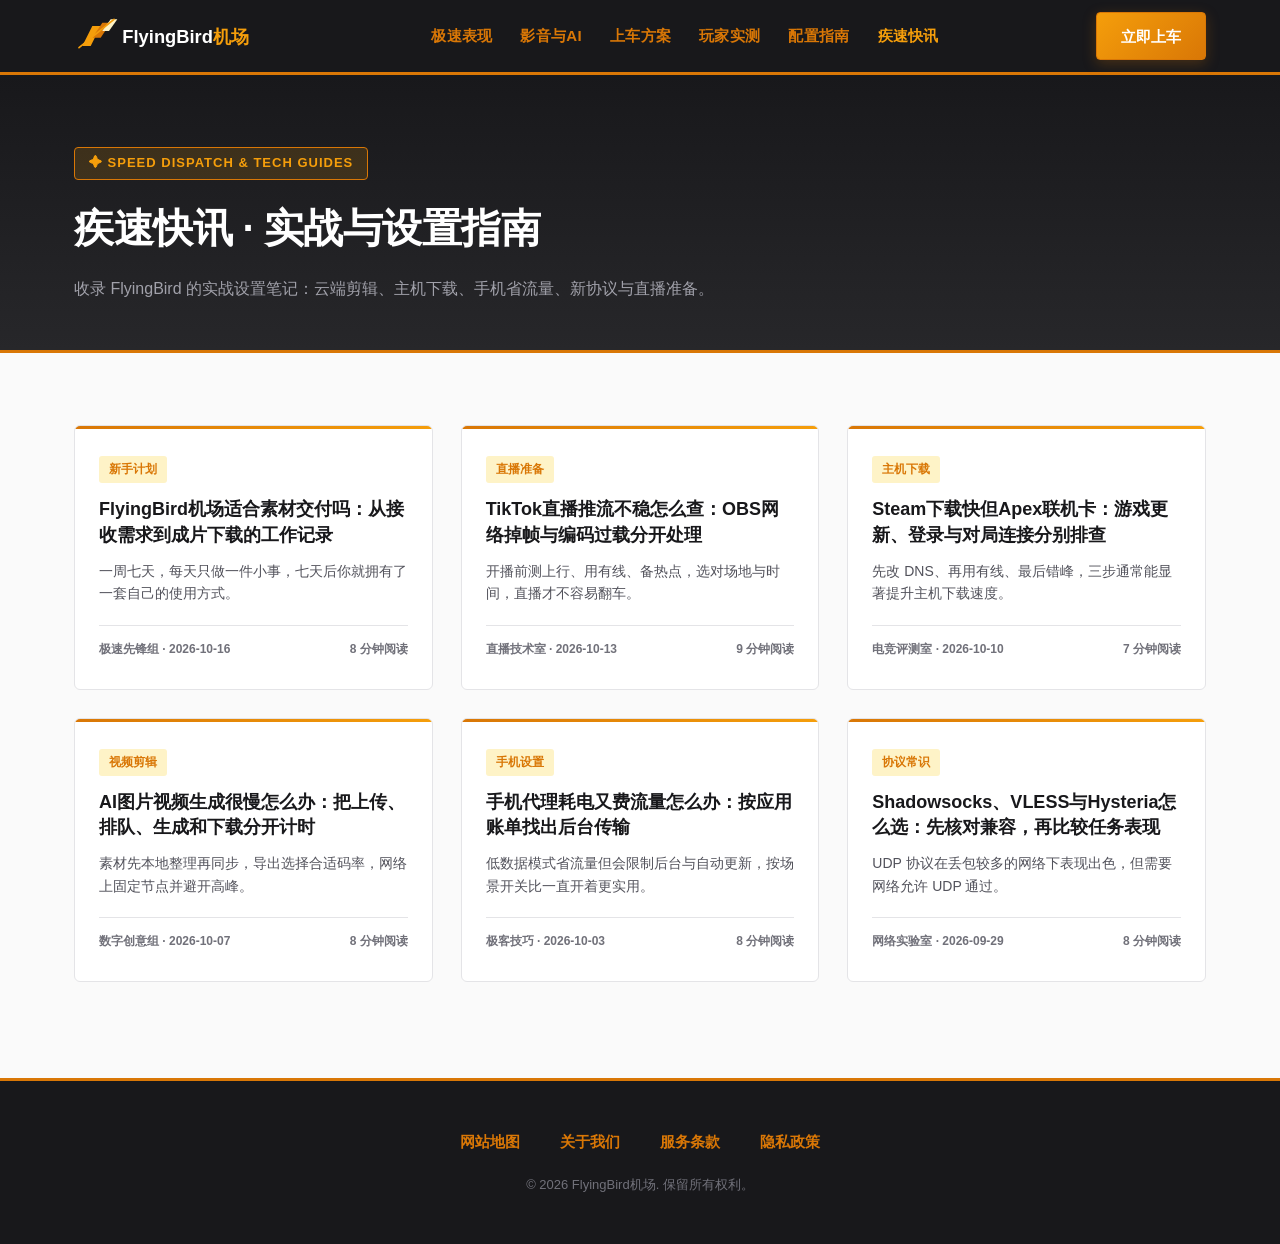
<file: guides.html>
<!DOCTYPE html>

<html lang="zh-CN">
<head>
<meta charset="utf-8"/>
<meta content="width=device-width, initial-scale=1.0" name="viewport"/>
<title>疾速快讯：剪辑、游戏、手机与直播指南 - FlyingBird</title>
<meta content="FlyingBird 疾速快讯：云端剪辑设置、新手第一周计划、主机下载、iPhone 省流量、UDP 新协议与 TikTok 直播网络检查。" name="description"/>
<link href="style.css" rel="stylesheet"/>
</head>
<body>
<!-- 动感顶栏导航 -->
<header class="kinetic-nav-wrapper">
<div class="kinetic-shell kinetic-nav-inner">
<a aria-label="FlyingBird机场首页" class="kinetic-brand" href="index.html">
<svg fill="none" viewbox="0 0 240 48" xmlns="http://www.w3.org/2000/svg">
<g>
<path d="M10 36L22 12H32L20 36H10Z" fill="#F59E0B"></path>
<path d="M22 26L34 8H44L32 26H22Z" fill="#D97706"></path>
<path d="M34 18L44 4H52L42 18H34Z" fill="#FEF3C7"></path>
<line stroke="#F59E0B" stroke-linecap="round" stroke-width="2" x1="6" x2="48" y1="38" y2="4"></line>
</g>
<text fill="#FFFFFF" font-family="-apple-system, BlinkMacSystemFont, 'Segoe UI', Roboto, sans-serif" font-size="22" font-weight="900" x="58" y="32">FlyingBird<tspan fill="#F59E0B">机场</tspan></text>
</svg>
</a>
<!-- 移动端汉堡切换按钮 -->
<button aria-expanded="false" aria-label="切换导航菜单" class="kinetic-nav-toggle" id="kineticMenuBtn">
<span></span>
<span></span>
<span></span>
</button>
<nav class="kinetic-nav-container" id="kineticNavMenu">
<ul class="kinetic-links">
<li><a href="index.html#speed-features">极速表现</a></li>
<li><a href="index.html#turbo-matrix">影音与AI</a></li>
<li><a href="index.html#fast-plans">上车方案</a></li>
<li><a href="index.html#feedbacks">玩家实测</a></li>
<li><a href="index.html#qna">配置指南</a></li>
<li><a href="guides.html" style="color: var(--color-amber-light);">疾速快讯</a></li>
</ul>
</nav>
<div class="kinetic-nav-actions">
<a class="k-btn k-btn-amber" href="https://ww012.twilightaff.com/#/?code=A56DH1Af" rel="nofollow" target="_blank">立即上车</a>
</div>
</div>
</header>
<!-- 顶部 Banner -->
<section class="guides-hub-head">
<div class="kinetic-shell">
<div class="guides-hub-pill">
        ✦ SPEED DISPATCH &amp; TECH GUIDES
      </div>
<h1 class="guides-main-title">疾速快讯 · 实战与设置指南</h1>
<p class="guides-subtitle">
        收录 FlyingBird 的实战设置笔记：云端剪辑、主机下载、手机省流量、新协议与直播准备。
      </p>
</div>
</section>
<!-- 6 篇文章卡片列表 -->
<section class="guides-list-section">
<div class="kinetic-shell">
<div class="guides-grid-3col">
<!-- 篇 1: 品牌千兆实测 (含首页内链) -->
<article class="guide-post-card">
<div class="guide-post-accent"></div>
<span class="guide-category-badge">新手计划</span>
<h2 class="guide-card-title">
<a href="flyingbird-speed-burst-test-guide.html">FlyingBird机场适合素材交付吗：从接收需求到成片下载的工作记录</a>
</h2>
<p class="guide-card-summary">
 一周七天，每天只做一件小事，七天后你就拥有了一套自己的使用方式。
 </p>
<div class="guide-card-footer">
<span>极速先锋组 · 2026-10-16</span>
<span>8 分钟阅读</span>
</div>
</article>
<!-- 篇 2: TikTok 直播推流 -->
<article class="guide-post-card">
<div class="guide-post-accent"></div>
<span class="guide-category-badge">直播准备</span>
<h2 class="guide-card-title">
<a href="tiktok-live-streaming-overseas-network.html">TikTok直播推流不稳怎么查：OBS网络掉帧与编码过载分开处理</a>
</h2>
<p class="guide-card-summary">
 开播前测上行、用有线、备热点，选对场地与时间，直播才不容易翻车。
 </p>
<div class="guide-card-footer">
<span>直播技术室 · 2026-10-13</span>
<span>9 分钟阅读</span>
</div>
</article>
<!-- 篇 3: 外服游戏加速 -->
<article class="guide-post-card">
<div class="guide-post-accent"></div>
<span class="guide-category-badge">主机下载</span>
<h2 class="guide-card-title">
<a href="global-gaming-acceleration-low-ping.html">Steam下载快但Apex联机卡：游戏更新、登录与对局连接分别排查</a>
</h2>
<p class="guide-card-summary">
 先改 DNS、再用有线、最后错峰，三步通常能显著提升主机下载速度。
 </p>
<div class="guide-card-footer">
<span>电竞评测室 · 2026-10-10</span>
<span>7 分钟阅读</span>
</div>
</article>
<!-- 篇 4: 生成式 AI 创作者带宽 -->
<article class="guide-post-card">
<div class="guide-post-accent"></div>
<span class="guide-category-badge">视频剪辑</span>
<h2 class="guide-card-title">
<a href="ai-creative-tools-bandwidth-demands.html">AI图片视频生成很慢怎么办：把上传、排队、生成和下载分开计时</a>
</h2>
<p class="guide-card-summary">
 素材先本地整理再同步，导出选择合适码率，网络上固定节点并避开高峰。
 </p>
<div class="guide-card-footer">
<span>数字创意组 · 2026-10-07</span>
<span>8 分钟阅读</span>
</div>
</article>
<!-- 篇 5: 手机端省电省流量 -->
<article class="guide-post-card">
<div class="guide-post-accent"></div>
<span class="guide-category-badge">手机设置</span>
<h2 class="guide-card-title">
<a href="mobile-data-saving-proxy-routing.html">手机代理耗电又费流量怎么办：按应用账单找出后台传输</a>
</h2>
<p class="guide-card-summary">
 低数据模式省流量但会限制后台与自动更新，按场景开关比一直开着更实用。
 </p>
<div class="guide-card-footer">
<span>极客技巧 · 2026-10-03</span>
<span>8 分钟阅读</span>
</div>
</article>
<!-- 篇 6: 代理协议演进 -->
<article class="guide-post-card">
<div class="guide-post-accent"></div>
<span class="guide-category-badge">协议常识</span>
<h2 class="guide-card-title">
<a href="network-protocol-evolution-shadowsocks-vless.html">Shadowsocks、VLESS与Hysteria怎么选：先核对兼容，再比较任务表现</a>
</h2>
<p class="guide-card-summary">
 UDP 协议在丢包较多的网络下表现出色，但需要网络允许 UDP 通过。
 </p>
<div class="guide-card-footer">
<span>网络实验室 · 2026-09-29</span>
<span>8 分钟阅读</span>
</div>
</article>
</div>
</div>
</section>
<!-- 页脚：严格仅显示4个中文标题 -->
<footer class="kinetic-footer">
<div class="kinetic-shell">
<nav aria-label="页脚导航">
<ul class="k-footer-links">
<li><a href="sitemap.html">网站地图</a></li>
<li><a href="about.html">关于我们</a></li>
<li><a href="terms.html">服务条款</a></li>
<li><a href="privacy.html">隐私政策</a></li>
</ul>
</nav>
<p class="k-footer-rights">© 2026 FlyingBird机场. 保留所有权利。</p>
</div>
</footer>
<script>
  (function() {
    var btn = document.getElementById('kineticMenuBtn');
    var nav = document.getElementById('kineticNavMenu');
    if (btn && nav) {
      btn.addEventListener('click', function(e) {
        e.stopPropagation();
        var isOpen = nav.classList.toggle('is-open');
        btn.classList.toggle('is-active');
        btn.setAttribute('aria-expanded', isOpen);
      });
      document.addEventListener('click', function(e) {
        if (!nav.contains(e.target) && !btn.contains(e.target)) {
          nav.classList.remove('is-open');
          btn.classList.remove('is-active');
          btn.setAttribute('aria-expanded', 'false');
        }
      });
      var links = nav.querySelectorAll('a');
      for (var i = 0; i < links.length; i++) {
        links[i].addEventListener('click', function() {
          nav.classList.remove('is-open');
          btn.classList.remove('is-active');
          btn.setAttribute('aria-expanded', 'false');
        });
      }
    }
  })();
  </script>
</body>
</html>
</file>
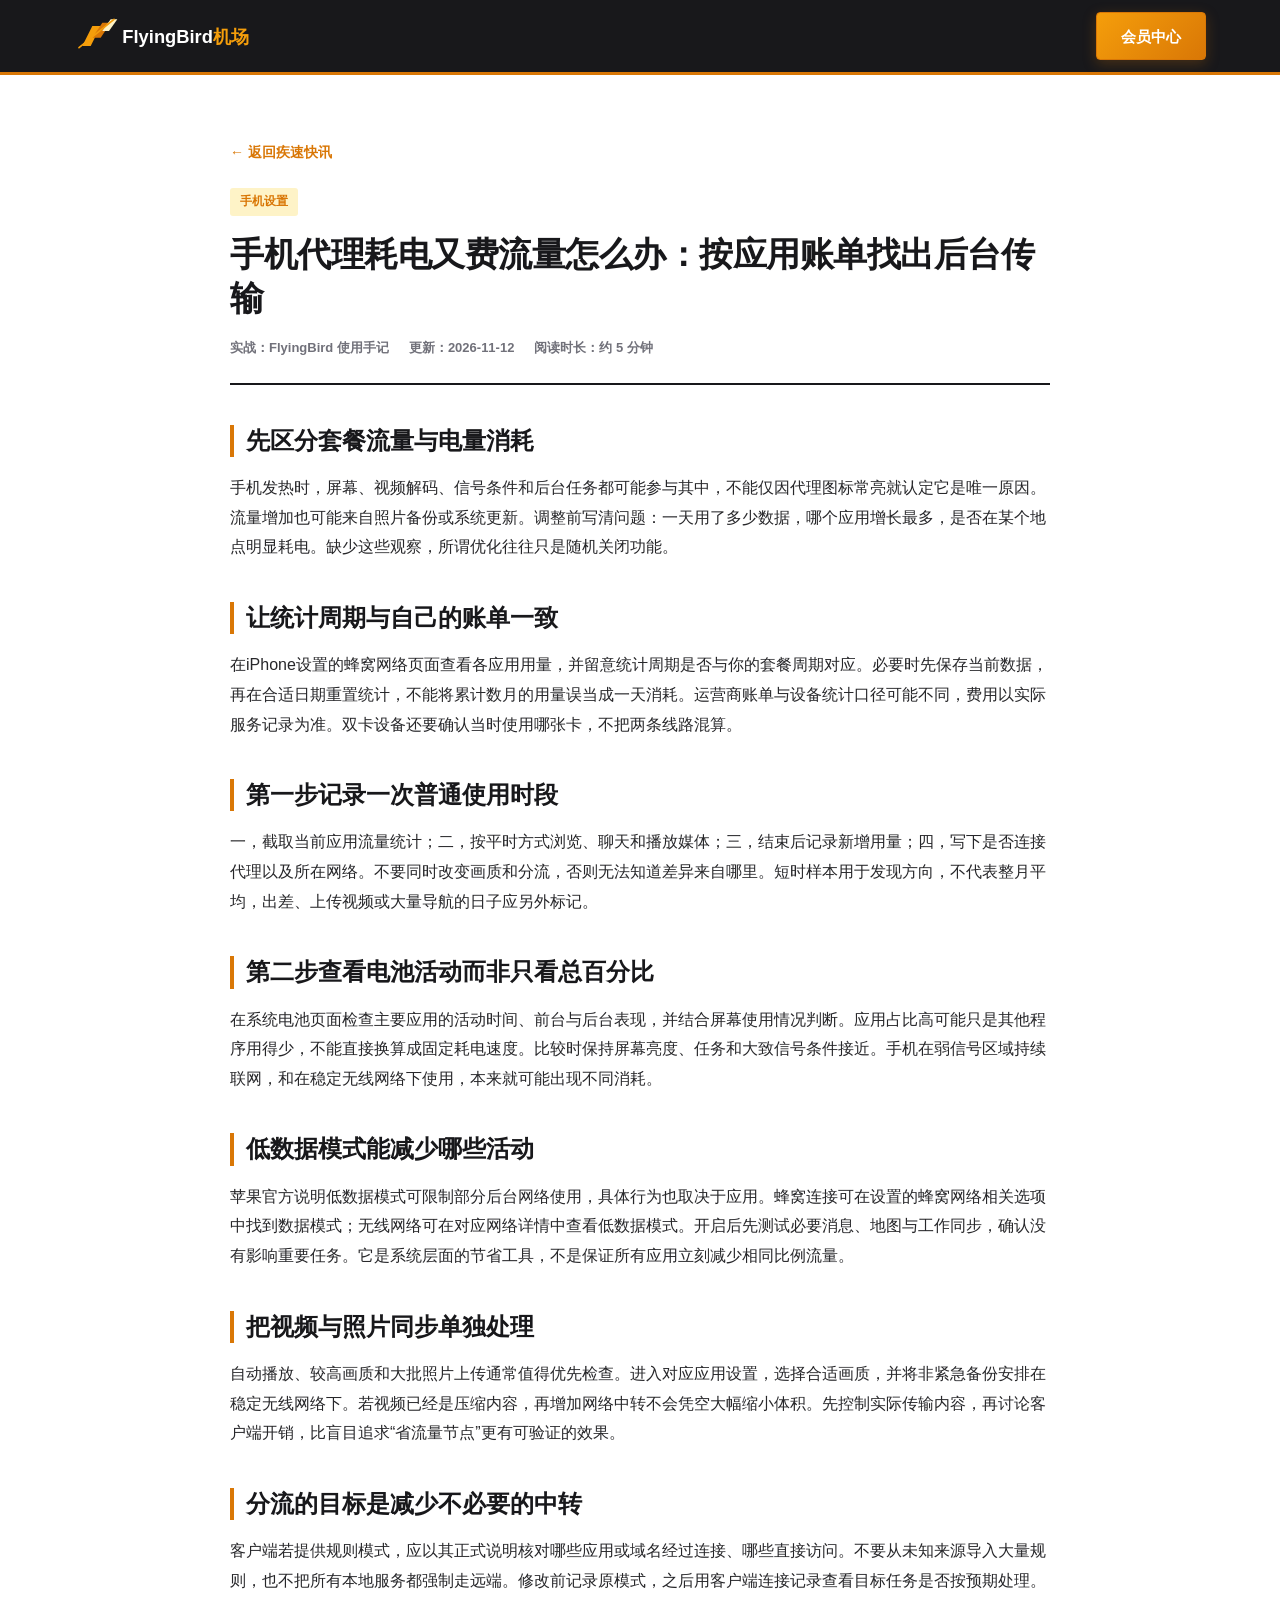
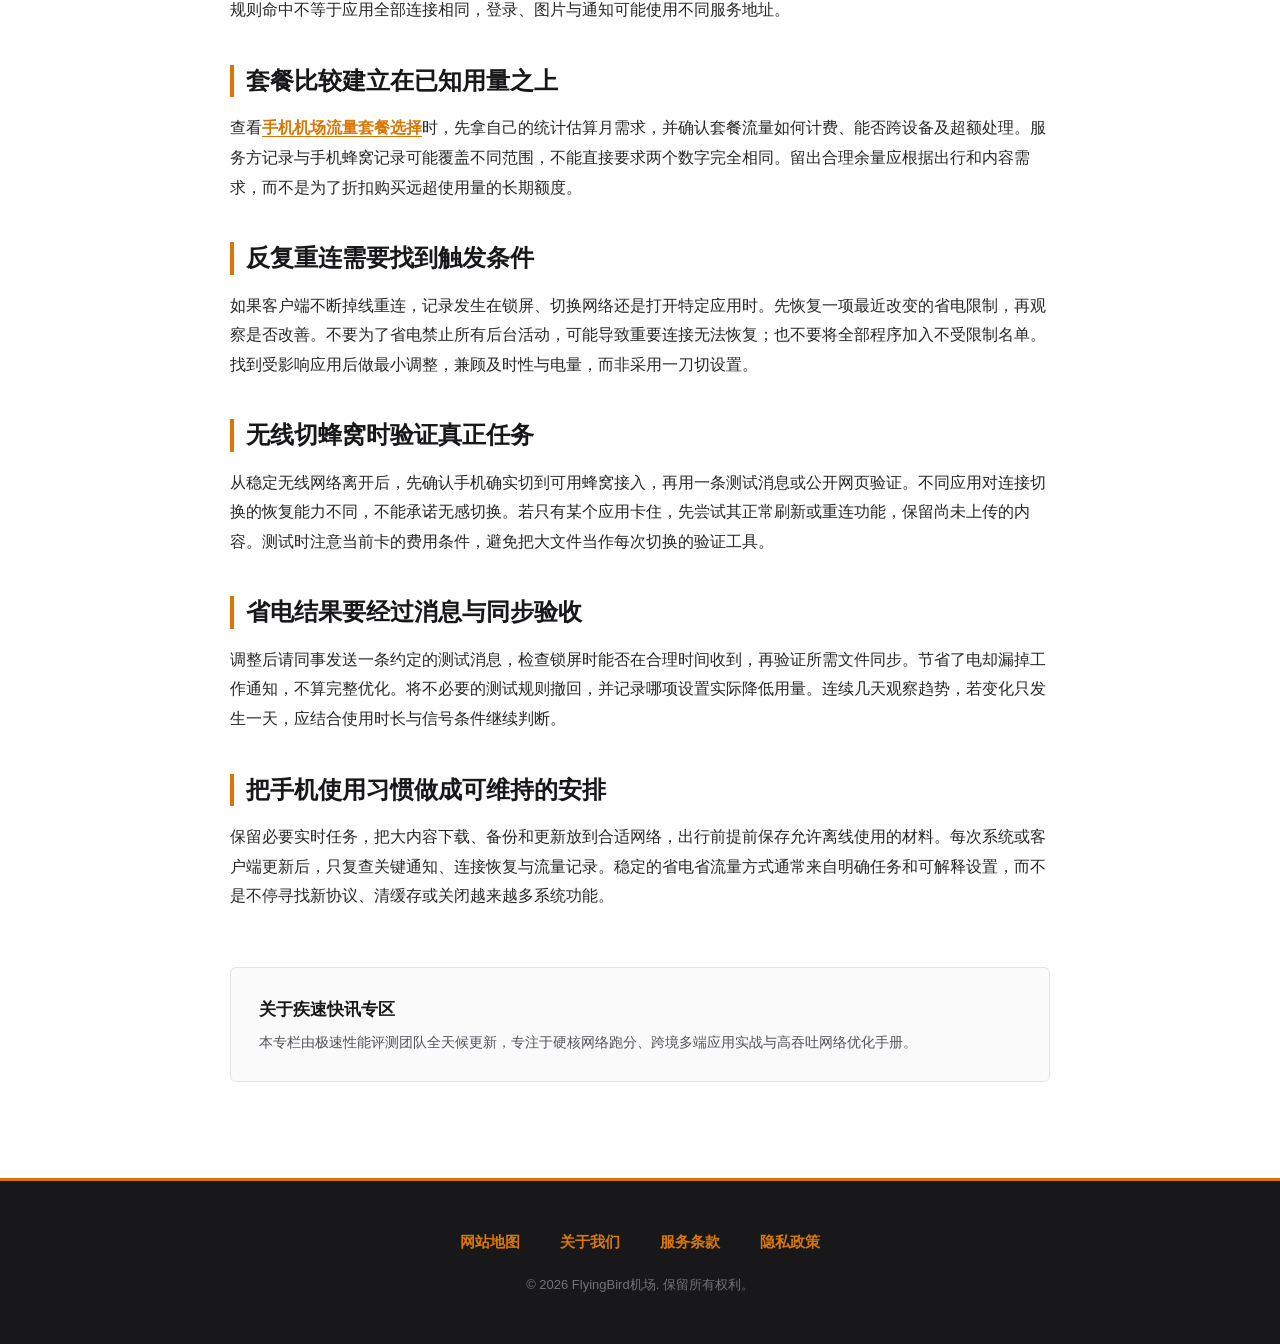
<file: mobile-data-saving-proxy-routing.html>
<!DOCTYPE html>

<html lang="zh-CN">
<head>
<meta charset="utf-8"/>
<meta content="width=device-width, initial-scale=1.0" name="viewport"/>
<title>手机代理耗电又费流量怎么办：按应用账单找出后台传输</title>
<meta content="结合手机蜂窝统计、电池活动和客户端连接记录查找异常消耗，提供低数据模式与分流验证流程，避免省电后漏掉必要消息。" name="description"/>
<link href="style.css" rel="stylesheet"/>
</head>
<body>
<!-- 动感顶栏导航 -->
<header class="kinetic-nav-wrapper">
<div class="kinetic-shell kinetic-nav-inner">
<a aria-label="返回首页" class="kinetic-brand" href="index.html">
<svg fill="none" viewbox="0 0 240 48" xmlns="http://www.w3.org/2000/svg">
<g>
<path d="M10 36L22 12H32L20 36H10Z" fill="#F59E0B"></path>
<path d="M22 26L34 8H44L32 26H22Z" fill="#D97706"></path>
<path d="M34 18L44 4H52L42 18H34Z" fill="#FEF3C7"></path>
<line stroke="#F59E0B" stroke-linecap="round" stroke-width="2" x1="6" x2="48" y1="38" y2="4"></line>
</g>
<text fill="#FFFFFF" font-family="-apple-system, BlinkMacSystemFont, 'Segoe UI', Roboto, sans-serif" font-size="22" font-weight="900" x="58" y="32">FlyingBird<tspan fill="#F59E0B">机场</tspan></text>
</svg>
</a>
<div class="kinetic-nav-actions">
<a class="k-btn k-btn-amber" href="https://ww012.twilightaff.com/#/?code=A56DH1Af" rel="nofollow" target="_blank">会员中心</a>
</div>
</div>
</header>
<!-- 文章详情区域 -->
<main class="kinetic-article-wrap">
<div class="kinetic-shell">
<div class="kinetic-article-container">
<a class="kinetic-back-link" href="guides.html">← 返回疾速快讯</a>
<header class="kinetic-article-head">
<span class="kinetic-badge-pill">手机设置</span>
<h1 class="kinetic-article-h1">手机代理耗电又费流量怎么办：按应用账单找出后台传输</h1>
<div class="kinetic-meta-line">
<span>实战：FlyingBird 使用手记</span> <span>更新：2026-11-12</span> <span>阅读时长：约 5 分钟</span>
</div>
</header>
<article class="kinetic-article-body"><div data-swc-article-body="2026-11-16"><h2>先区分套餐流量与电量消耗</h2><p>手机发热时，屏幕、视频解码、信号条件和后台任务都可能参与其中，不能仅因代理图标常亮就认定它是唯一原因。流量增加也可能来自照片备份或系统更新。调整前写清问题：一天用了多少数据，哪个应用增长最多，是否在某个地点明显耗电。缺少这些观察，所谓优化往往只是随机关闭功能。</p><h2>让统计周期与自己的账单一致</h2><p>在iPhone设置的蜂窝网络页面查看各应用用量，并留意统计周期是否与你的套餐周期对应。必要时先保存当前数据，再在合适日期重置统计，不能将累计数月的用量误当成一天消耗。运营商账单与设备统计口径可能不同，费用以实际服务记录为准。双卡设备还要确认当时使用哪张卡，不把两条线路混算。</p><h2>第一步记录一次普通使用时段</h2><p>一，截取当前应用流量统计；二，按平时方式浏览、聊天和播放媒体；三，结束后记录新增用量；四，写下是否连接代理以及所在网络。不要同时改变画质和分流，否则无法知道差异来自哪里。短时样本用于发现方向，不代表整月平均，出差、上传视频或大量导航的日子应另外标记。</p><h2>第二步查看电池活动而非只看总百分比</h2><p>在系统电池页面检查主要应用的活动时间、前台与后台表现，并结合屏幕使用情况判断。应用占比高可能只是其他程序用得少，不能直接换算成固定耗电速度。比较时保持屏幕亮度、任务和大致信号条件接近。手机在弱信号区域持续联网，和在稳定无线网络下使用，本来就可能出现不同消耗。</p><h2>低数据模式能减少哪些活动</h2><p>苹果官方说明低数据模式可限制部分后台网络使用，具体行为也取决于应用。蜂窝连接可在设置的蜂窝网络相关选项中找到数据模式；无线网络可在对应网络详情中查看低数据模式。开启后先测试必要消息、地图与工作同步，确认没有影响重要任务。它是系统层面的节省工具，不是保证所有应用立刻减少相同比例流量。</p><h2>把视频与照片同步单独处理</h2><p>自动播放、较高画质和大批照片上传通常值得优先检查。进入对应应用设置，选择合适画质，并将非紧急备份安排在稳定无线网络下。若视频已经是压缩内容，再增加网络中转不会凭空大幅缩小体积。先控制实际传输内容，再讨论客户端开销，比盲目追求“省流量节点”更有可验证的效果。</p><h2>分流的目标是减少不必要的中转</h2><p>客户端若提供规则模式，应以其正式说明核对哪些应用或域名经过连接、哪些直接访问。不要从未知来源导入大量规则，也不把所有本地服务都强制走远端。修改前记录原模式，之后用客户端连接记录查看目标任务是否按预期处理。规则命中不等于应用全部连接相同，登录、图片与通知可能使用不同服务地址。</p><h2>套餐比较建立在已知用量之上</h2><p>查看<a href="https://dajichang.mom/">手机机场流量套餐选择</a>时，先拿自己的统计估算月需求，并确认套餐流量如何计费、能否跨设备及超额处理。服务方记录与手机蜂窝记录可能覆盖不同范围，不能直接要求两个数字完全相同。留出合理余量应根据出行和内容需求，而不是为了折扣购买远超使用量的长期额度。</p><h2>反复重连需要找到触发条件</h2><p>如果客户端不断掉线重连，记录发生在锁屏、切换网络还是打开特定应用时。先恢复一项最近改变的省电限制，再观察是否改善。不要为了省电禁止所有后台活动，可能导致重要连接无法恢复；也不要将全部程序加入不受限制名单。找到受影响应用后做最小调整，兼顾及时性与电量，而非采用一刀切设置。</p><h2>无线切蜂窝时验证真正任务</h2><p>从稳定无线网络离开后，先确认手机确实切到可用蜂窝接入，再用一条测试消息或公开网页验证。不同应用对连接切换的恢复能力不同，不能承诺无感切换。若只有某个应用卡住，先尝试其正常刷新或重连功能，保留尚未上传的内容。测试时注意当前卡的费用条件，避免把大文件当作每次切换的验证工具。</p><h2>省电结果要经过消息与同步验收</h2><p>调整后请同事发送一条约定的测试消息，检查锁屏时能否在合理时间收到，再验证所需文件同步。节省了电却漏掉工作通知，不算完整优化。将不必要的测试规则撤回，并记录哪项设置实际降低用量。连续几天观察趋势，若变化只发生一天，应结合使用时长与信号条件继续判断。</p><h2>把手机使用习惯做成可维持的安排</h2><p>保留必要实时任务，把大内容下载、备份和更新放到合适网络，出行前提前保存允许离线使用的材料。每次系统或客户端更新后，只复查关键通知、连接恢复与流量记录。稳定的省电省流量方式通常来自明确任务和可解释设置，而不是不停寻找新协议、清缓存或关闭越来越多系统功能。</p></div></article>
<div class="kinetic-author-box">
<h4>关于疾速快讯专区</h4>
<p>本专栏由极速性能评测团队全天候更新，专注于硬核网络跑分、跨境多端应用实战与高吞吐网络优化手册。</p>
</div>
</div>
</div>
</main>
<!-- 页脚 -->
<footer class="kinetic-footer">
<div class="kinetic-shell">
<nav aria-label="页脚导航">
<ul class="k-footer-links">
<li><a href="sitemap.html">网站地图</a></li>
<li><a href="about.html">关于我们</a></li>
<li><a href="terms.html">服务条款</a></li>
<li><a href="privacy.html">隐私政策</a></li>
</ul>
</nav>
<p class="k-footer-rights">© 2026 FlyingBird机场. 保留所有权利。</p>
</div>
</footer>
</body>
</html>
</file>
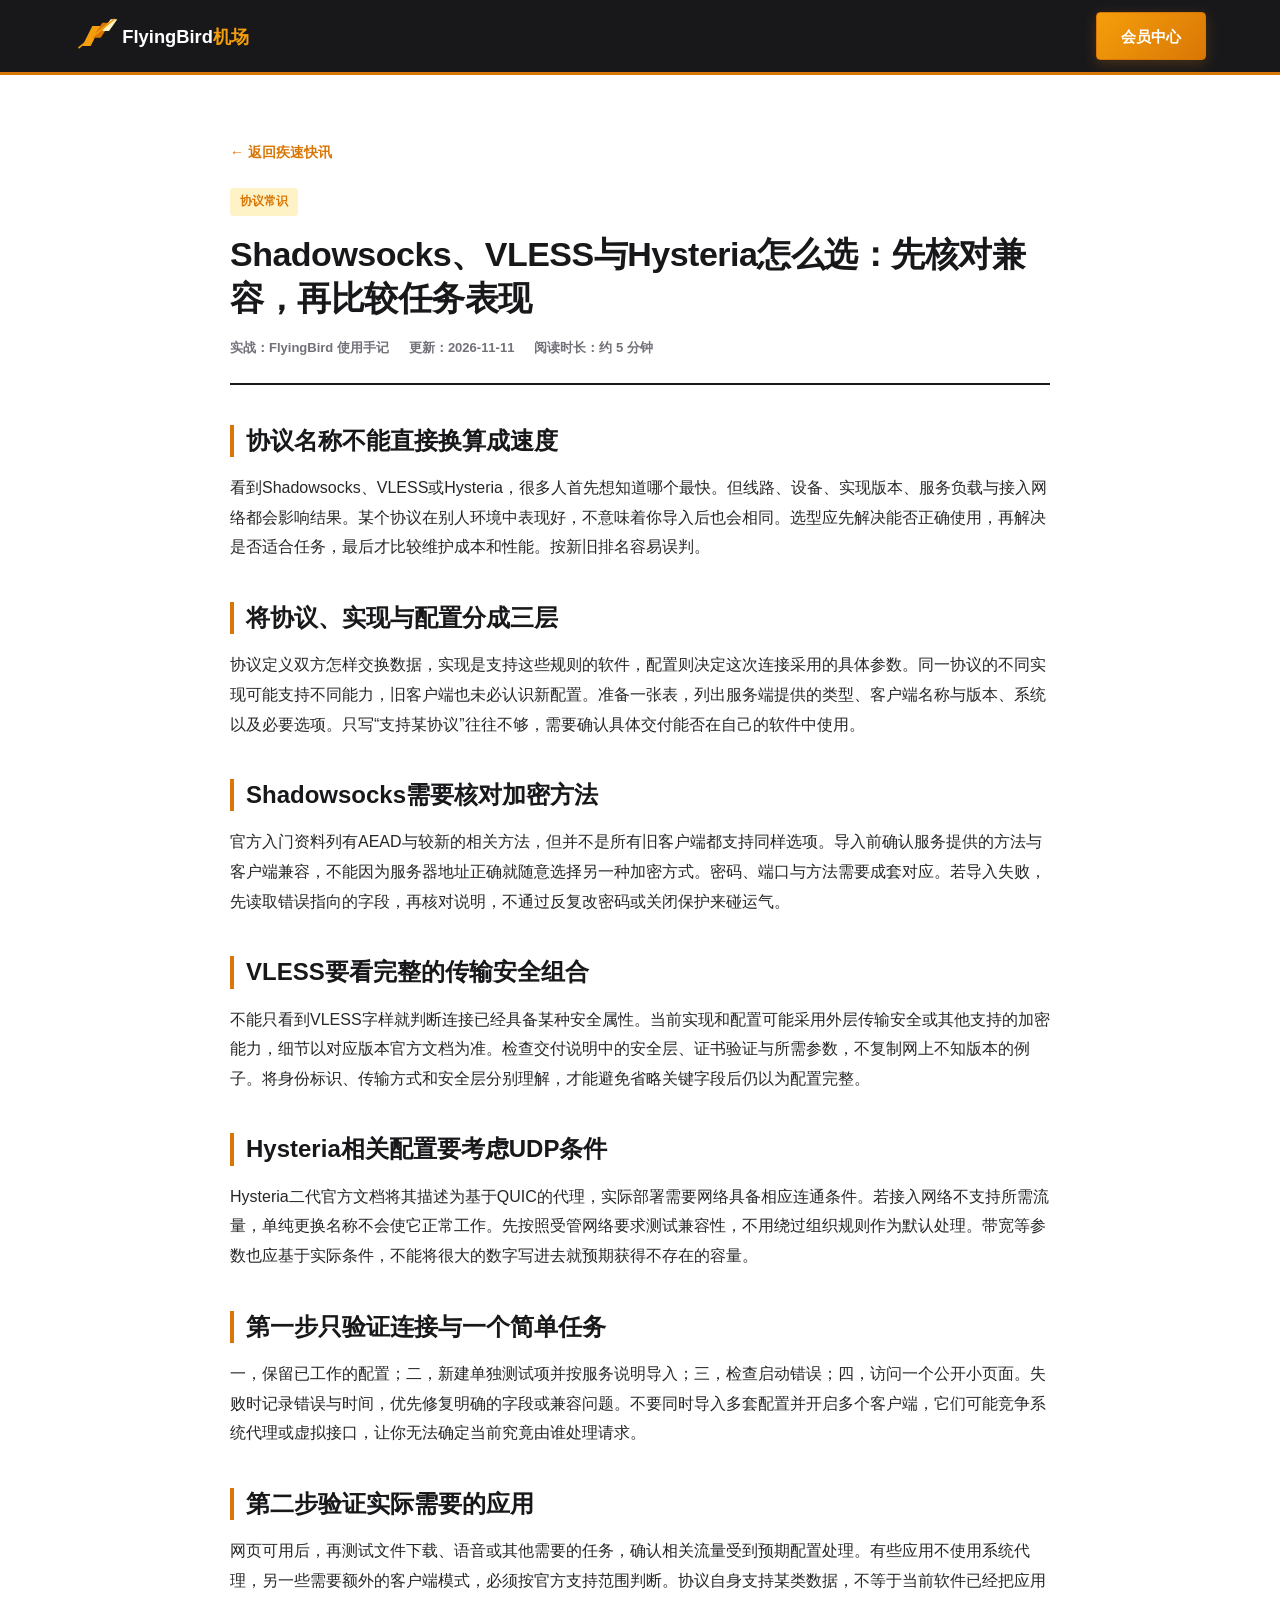
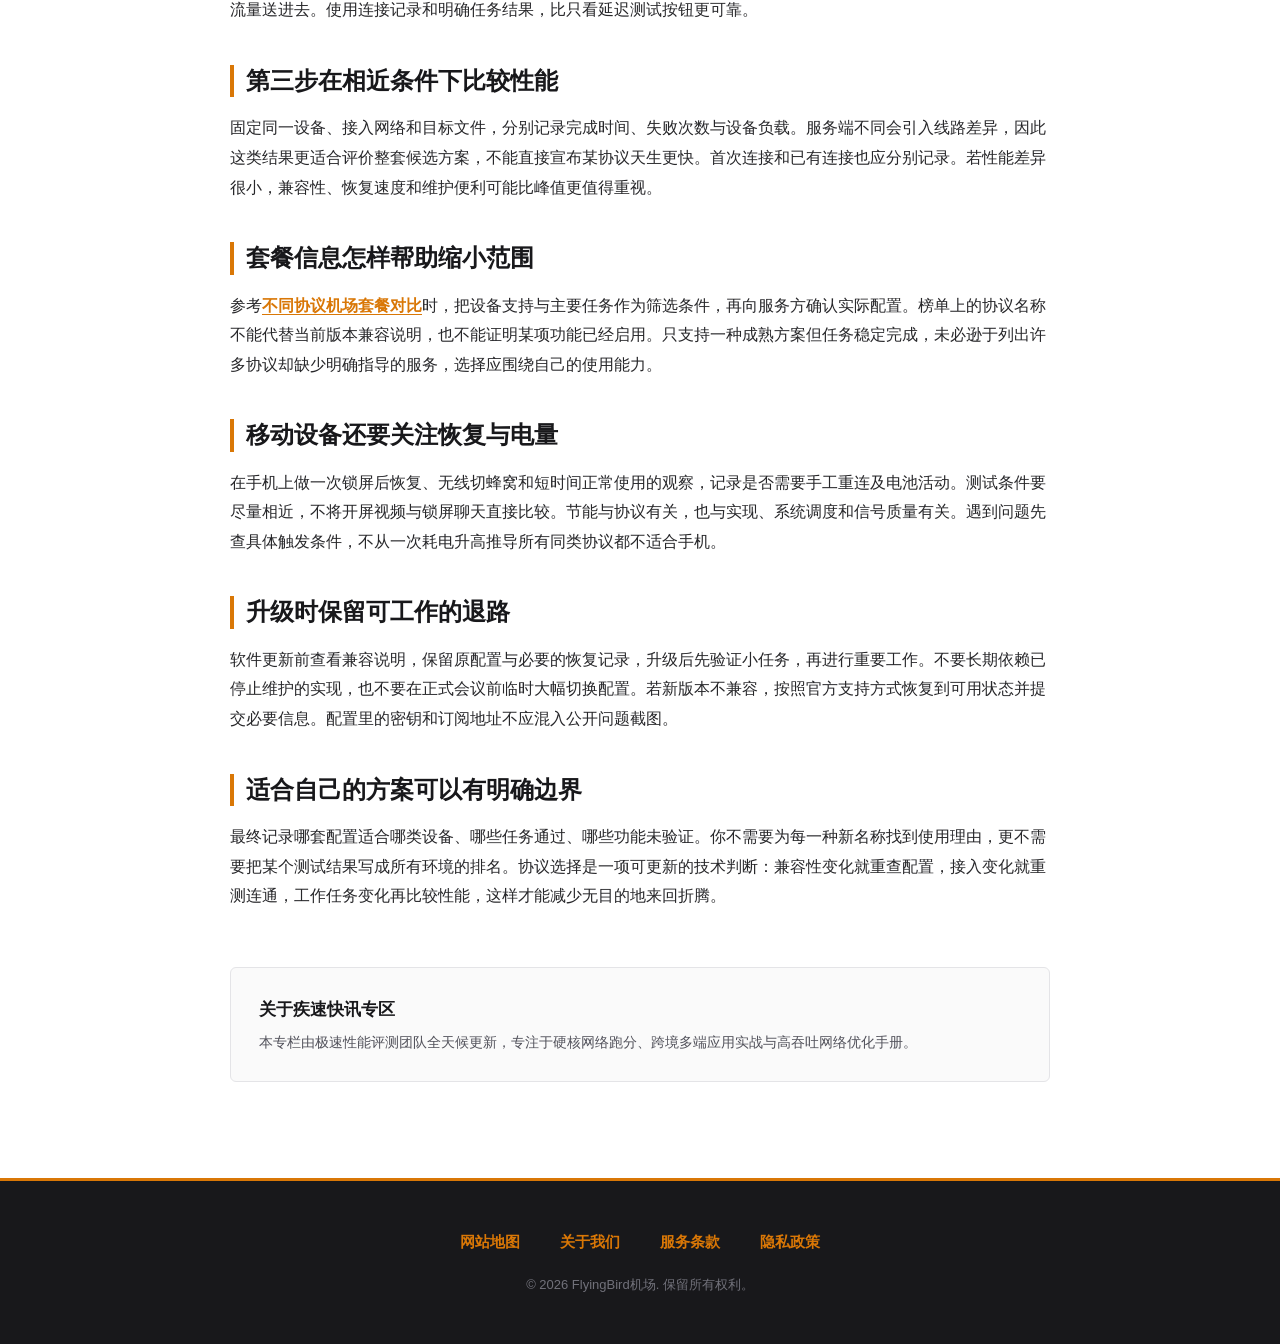
<file: network-protocol-evolution-shadowsocks-vless.html>
<!DOCTYPE html>

<html lang="zh-CN">
<head>
<meta charset="utf-8"/>
<meta content="width=device-width, initial-scale=1.0" name="viewport"/>
<title>Shadowsocks、VLESS与Hysteria怎么选：先核对兼容，再比较任务表现</title>
<meta content="从配置兼容、传输安全、UDP可达性与实际负载理解常见代理协议，给出版本核对和小样本验证顺序，避免只凭新旧名称排名。" name="description"/>
<link href="style.css" rel="stylesheet"/>
</head>
<body>
<!-- 动感顶栏导航 -->
<header class="kinetic-nav-wrapper">
<div class="kinetic-shell kinetic-nav-inner">
<a aria-label="返回首页" class="kinetic-brand" href="index.html">
<svg fill="none" viewbox="0 0 240 48" xmlns="http://www.w3.org/2000/svg">
<g>
<path d="M10 36L22 12H32L20 36H10Z" fill="#F59E0B"></path>
<path d="M22 26L34 8H44L32 26H22Z" fill="#D97706"></path>
<path d="M34 18L44 4H52L42 18H34Z" fill="#FEF3C7"></path>
<line stroke="#F59E0B" stroke-linecap="round" stroke-width="2" x1="6" x2="48" y1="38" y2="4"></line>
</g>
<text fill="#FFFFFF" font-family="-apple-system, BlinkMacSystemFont, 'Segoe UI', Roboto, sans-serif" font-size="22" font-weight="900" x="58" y="32">FlyingBird<tspan fill="#F59E0B">机场</tspan></text>
</svg>
</a>
<div class="kinetic-nav-actions">
<a class="k-btn k-btn-amber" href="https://ww012.twilightaff.com/#/?code=A56DH1Af" rel="nofollow" target="_blank">会员中心</a>
</div>
</div>
</header>
<!-- 文章详情区域 -->
<main class="kinetic-article-wrap">
<div class="kinetic-shell">
<div class="kinetic-article-container">
<a class="kinetic-back-link" href="guides.html">← 返回疾速快讯</a>
<header class="kinetic-article-head">
<span class="kinetic-badge-pill">协议常识</span>
<h1 class="kinetic-article-h1">Shadowsocks、VLESS与Hysteria怎么选：先核对兼容，再比较任务表现</h1>
<div class="kinetic-meta-line">
<span>实战：FlyingBird 使用手记</span> <span>更新：2026-11-11</span> <span>阅读时长：约 5 分钟</span>
</div>
</header>
<article class="kinetic-article-body"><div data-swc-article-body="2026-11-16"><h2>协议名称不能直接换算成速度</h2><p>看到Shadowsocks、VLESS或Hysteria，很多人首先想知道哪个最快。但线路、设备、实现版本、服务负载与接入网络都会影响结果。某个协议在别人环境中表现好，不意味着你导入后也会相同。选型应先解决能否正确使用，再解决是否适合任务，最后才比较维护成本和性能。按新旧排名容易误判。</p><h2>将协议、实现与配置分成三层</h2><p>协议定义双方怎样交换数据，实现是支持这些规则的软件，配置则决定这次连接采用的具体参数。同一协议的不同实现可能支持不同能力，旧客户端也未必认识新配置。准备一张表，列出服务端提供的类型、客户端名称与版本、系统以及必要选项。只写“支持某协议”往往不够，需要确认具体交付能否在自己的软件中使用。</p><h2>Shadowsocks需要核对加密方法</h2><p>官方入门资料列有AEAD与较新的相关方法，但并不是所有旧客户端都支持同样选项。导入前确认服务提供的方法与客户端兼容，不能因为服务器地址正确就随意选择另一种加密方式。密码、端口与方法需要成套对应。若导入失败，先读取错误指向的字段，再核对说明，不通过反复改密码或关闭保护来碰运气。</p><h2>VLESS要看完整的传输安全组合</h2><p>不能只看到VLESS字样就判断连接已经具备某种安全属性。当前实现和配置可能采用外层传输安全或其他支持的加密能力，细节以对应版本官方文档为准。检查交付说明中的安全层、证书验证与所需参数，不复制网上不知版本的例子。将身份标识、传输方式和安全层分别理解，才能避免省略关键字段后仍以为配置完整。</p><h2>Hysteria相关配置要考虑UDP条件</h2><p>Hysteria二代官方文档将其描述为基于QUIC的代理，实际部署需要网络具备相应连通条件。若接入网络不支持所需流量，单纯更换名称不会使它正常工作。先按照受管网络要求测试兼容性，不用绕过组织规则作为默认处理。带宽等参数也应基于实际条件，不能将很大的数字写进去就预期获得不存在的容量。</p><h2>第一步只验证连接与一个简单任务</h2><p>一，保留已工作的配置；二，新建单独测试项并按服务说明导入；三，检查启动错误；四，访问一个公开小页面。失败时记录错误与时间，优先修复明确的字段或兼容问题。不要同时导入多套配置并开启多个客户端，它们可能竞争系统代理或虚拟接口，让你无法确定当前究竟由谁处理请求。</p><h2>第二步验证实际需要的应用</h2><p>网页可用后，再测试文件下载、语音或其他需要的任务，确认相关流量受到预期配置处理。有些应用不使用系统代理，另一些需要额外的客户端模式，必须按官方支持范围判断。协议自身支持某类数据，不等于当前软件已经把应用流量送进去。使用连接记录和明确任务结果，比只看延迟测试按钮更可靠。</p><h2>第三步在相近条件下比较性能</h2><p>固定同一设备、接入网络和目标文件，分别记录完成时间、失败次数与设备负载。服务端不同会引入线路差异，因此这类结果更适合评价整套候选方案，不能直接宣布某协议天生更快。首次连接和已有连接也应分别记录。若性能差异很小，兼容性、恢复速度和维护便利可能比峰值更值得重视。</p><h2>套餐信息怎样帮助缩小范围</h2><p>参考<a href="https://dajichang.mom/">不同协议机场套餐对比</a>时，把设备支持与主要任务作为筛选条件，再向服务方确认实际配置。榜单上的协议名称不能代替当前版本兼容说明，也不能证明某项功能已经启用。只支持一种成熟方案但任务稳定完成，未必逊于列出许多协议却缺少明确指导的服务，选择应围绕自己的使用能力。</p><h2>移动设备还要关注恢复与电量</h2><p>在手机上做一次锁屏后恢复、无线切蜂窝和短时间正常使用的观察，记录是否需要手工重连及电池活动。测试条件要尽量相近，不将开屏视频与锁屏聊天直接比较。节能与协议有关，也与实现、系统调度和信号质量有关。遇到问题先查具体触发条件，不从一次耗电升高推导所有同类协议都不适合手机。</p><h2>升级时保留可工作的退路</h2><p>软件更新前查看兼容说明，保留原配置与必要的恢复记录，升级后先验证小任务，再进行重要工作。不要长期依赖已停止维护的实现，也不要在正式会议前临时大幅切换配置。若新版本不兼容，按照官方支持方式恢复到可用状态并提交必要信息。配置里的密钥和订阅地址不应混入公开问题截图。</p><h2>适合自己的方案可以有明确边界</h2><p>最终记录哪套配置适合哪类设备、哪些任务通过、哪些功能未验证。你不需要为每一种新名称找到使用理由，更不需要把某个测试结果写成所有环境的排名。协议选择是一项可更新的技术判断：兼容性变化就重查配置，接入变化就重测连通，工作任务变化再比较性能，这样才能减少无目的地来回折腾。</p></div></article>
<div class="kinetic-author-box">
<h4>关于疾速快讯专区</h4>
<p>本专栏由极速性能评测团队全天候更新，专注于硬核网络跑分、跨境多端应用实战与高吞吐网络优化手册。</p>
</div>
</div>
</div>
</main>
<!-- 页脚 -->
<footer class="kinetic-footer">
<div class="kinetic-shell">
<nav aria-label="页脚导航">
<ul class="k-footer-links">
<li><a href="sitemap.html">网站地图</a></li>
<li><a href="about.html">关于我们</a></li>
<li><a href="terms.html">服务条款</a></li>
<li><a href="privacy.html">隐私政策</a></li>
</ul>
</nav>
<p class="k-footer-rights">© 2026 FlyingBird机场. 保留所有权利。</p>
</div>
</footer>
</body>
</html>
</file>
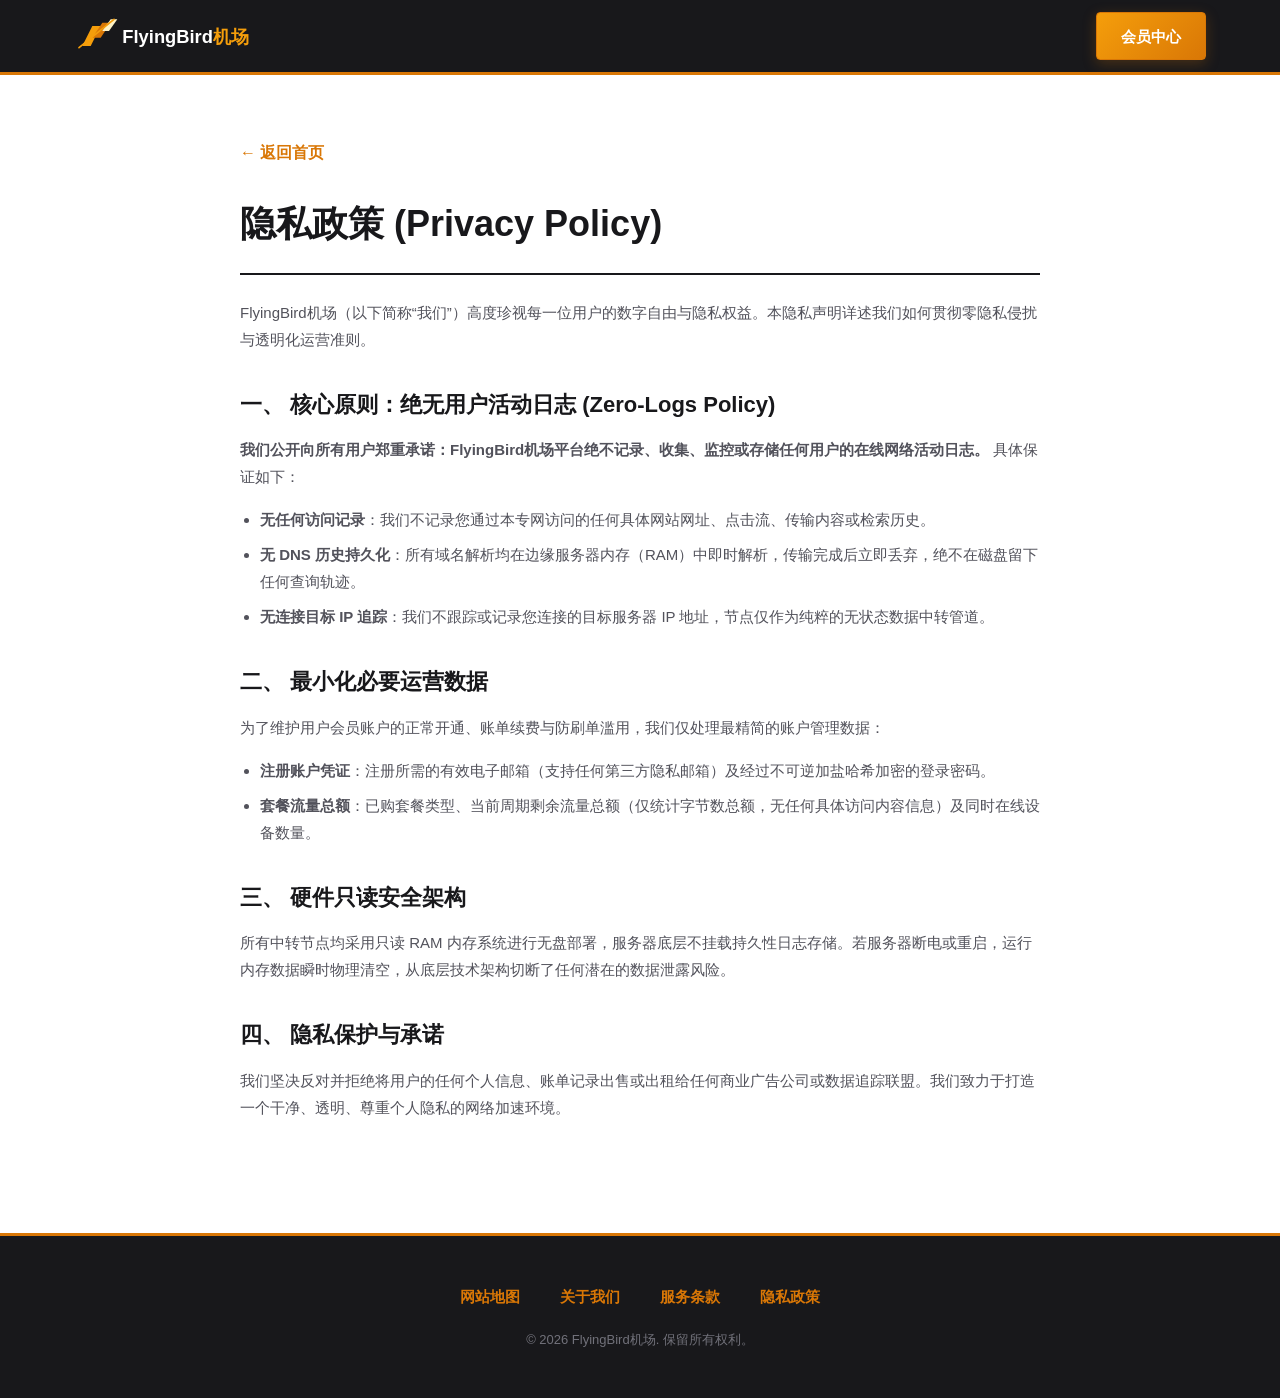
<file: privacy.html>
<!DOCTYPE html>
<html lang="zh-CN">
<head>
  <meta charset="UTF-8">
  <meta name="viewport" content="width=device-width, initial-scale=1.0">
  <title>隐私政策 - FlyingBird机场</title>
  <meta name="description" content="FlyingBird机场隐私政策，郑重承诺严格执行零日志原则，切实捍卫用户的通信与数字隐私安全。">
  <link rel="stylesheet" href="style.css">
</head>
<body>
  <header class="kinetic-nav-wrapper">
    <div class="kinetic-shell kinetic-nav-inner">
      <a href="index.html" class="kinetic-brand" aria-label="返回首页">
        <svg viewBox="0 0 240 48" fill="none" xmlns="http://www.w3.org/2000/svg">
          <g>
            <path d="M10 36L22 12H32L20 36H10Z" fill="#F59E0B"/>
            <path d="M22 26L34 8H44L32 26H22Z" fill="#D97706"/>
            <path d="M34 18L44 4H52L42 18H34Z" fill="#FEF3C7"/>
            <line x1="6" y1="38" x2="48" y2="4" stroke="#F59E0B" stroke-width="2" stroke-linecap="round"/>
          </g>
          <text x="58" y="32" font-family="-apple-system, BlinkMacSystemFont, 'Segoe UI', Roboto, sans-serif" font-size="22" font-weight="900" fill="#FFFFFF">FlyingBird<tspan fill="#F59E0B">机场</tspan></text>
        </svg>
      </a>
      <div class="kinetic-nav-actions">
        <a href="https://ww012.twilightaff.com/#/?code=A56DH1Af" class="k-btn k-btn-amber" rel="nofollow" target="_blank">会员中心</a>
      </div>
    </div>
  </header>

  <main class="k-subpage-wrap">
    <div class="kinetic-shell">
      <div class="k-subpage-box">
        <a href="index.html" class="k-back-home">← 返回首页</a>
        <h1>隐私政策 (Privacy Policy)</h1>
        <p>
          FlyingBird机场（以下简称“我们”）高度珍视每一位用户的数字自由与隐私权益。本隐私声明详述我们如何贯彻零隐私侵扰与透明化运营准则。
        </p>

        <h2>一、 核心原则：绝无用户活动日志 (Zero-Logs Policy)</h2>
        <p>
          <strong>我们公开向所有用户郑重承诺：FlyingBird机场平台绝不记录、收集、监控或存储任何用户的在线网络活动日志。</strong> 具体保证如下：
        </p>
        <ul>
          <li><strong>无任何访问记录</strong>：我们不记录您通过本专网访问的任何具体网站网址、点击流、传输内容或检索历史。</li>
          <li><strong>无 DNS 历史持久化</strong>：所有域名解析均在边缘服务器内存（RAM）中即时解析，传输完成后立即丢弃，绝不在磁盘留下任何查询轨迹。</li>
          <li><strong>无连接目标 IP 追踪</strong>：我们不跟踪或记录您连接的目标服务器 IP 地址，节点仅作为纯粹的无状态数据中转管道。</li>
        </ul>

        <h2>二、 最小化必要运营数据</h2>
        <p>
          为了维护用户会员账户的正常开通、账单续费与防刷单滥用，我们仅处理最精简的账户管理数据：
        </p>
        <ul>
          <li><strong>注册账户凭证</strong>：注册所需的有效电子邮箱（支持任何第三方隐私邮箱）及经过不可逆加盐哈希加密的登录密码。</li>
          <li><strong>套餐流量总额</strong>：已购套餐类型、当前周期剩余流量总额（仅统计字节数总额，无任何具体访问内容信息）及同时在线设备数量。</li>
        </ul>

        <h2>三、 硬件只读安全架构</h2>
        <p>
          所有中转节点均采用只读 RAM 内存系统进行无盘部署，服务器底层不挂载持久性日志存储。若服务器断电或重启，运行内存数据瞬时物理清空，从底层技术架构切断了任何潜在的数据泄露风险。
        </p>

        <h2>四、 隐私保护与承诺</h2>
        <p>
          我们坚决反对并拒绝将用户的任何个人信息、账单记录出售或出租给任何商业广告公司或数据追踪联盟。我们致力于打造一个干净、透明、尊重个人隐私的网络加速环境。
        </p>
      </div>
    </div>
  </main>

  <footer class="kinetic-footer">
    <div class="kinetic-shell">
      <nav aria-label="页脚导航">
        <ul class="k-footer-links">
          <li><a href="sitemap.html">网站地图</a></li>
          <li><a href="about.html">关于我们</a></li>
          <li><a href="terms.html">服务条款</a></li>
          <li><a href="privacy.html">隐私政策</a></li>
        </ul>
      </nav>
      <p class="k-footer-rights">© 2026 FlyingBird机场. 保留所有权利。</p>
    </div>
  </footer>
</body>
</html>
</file>
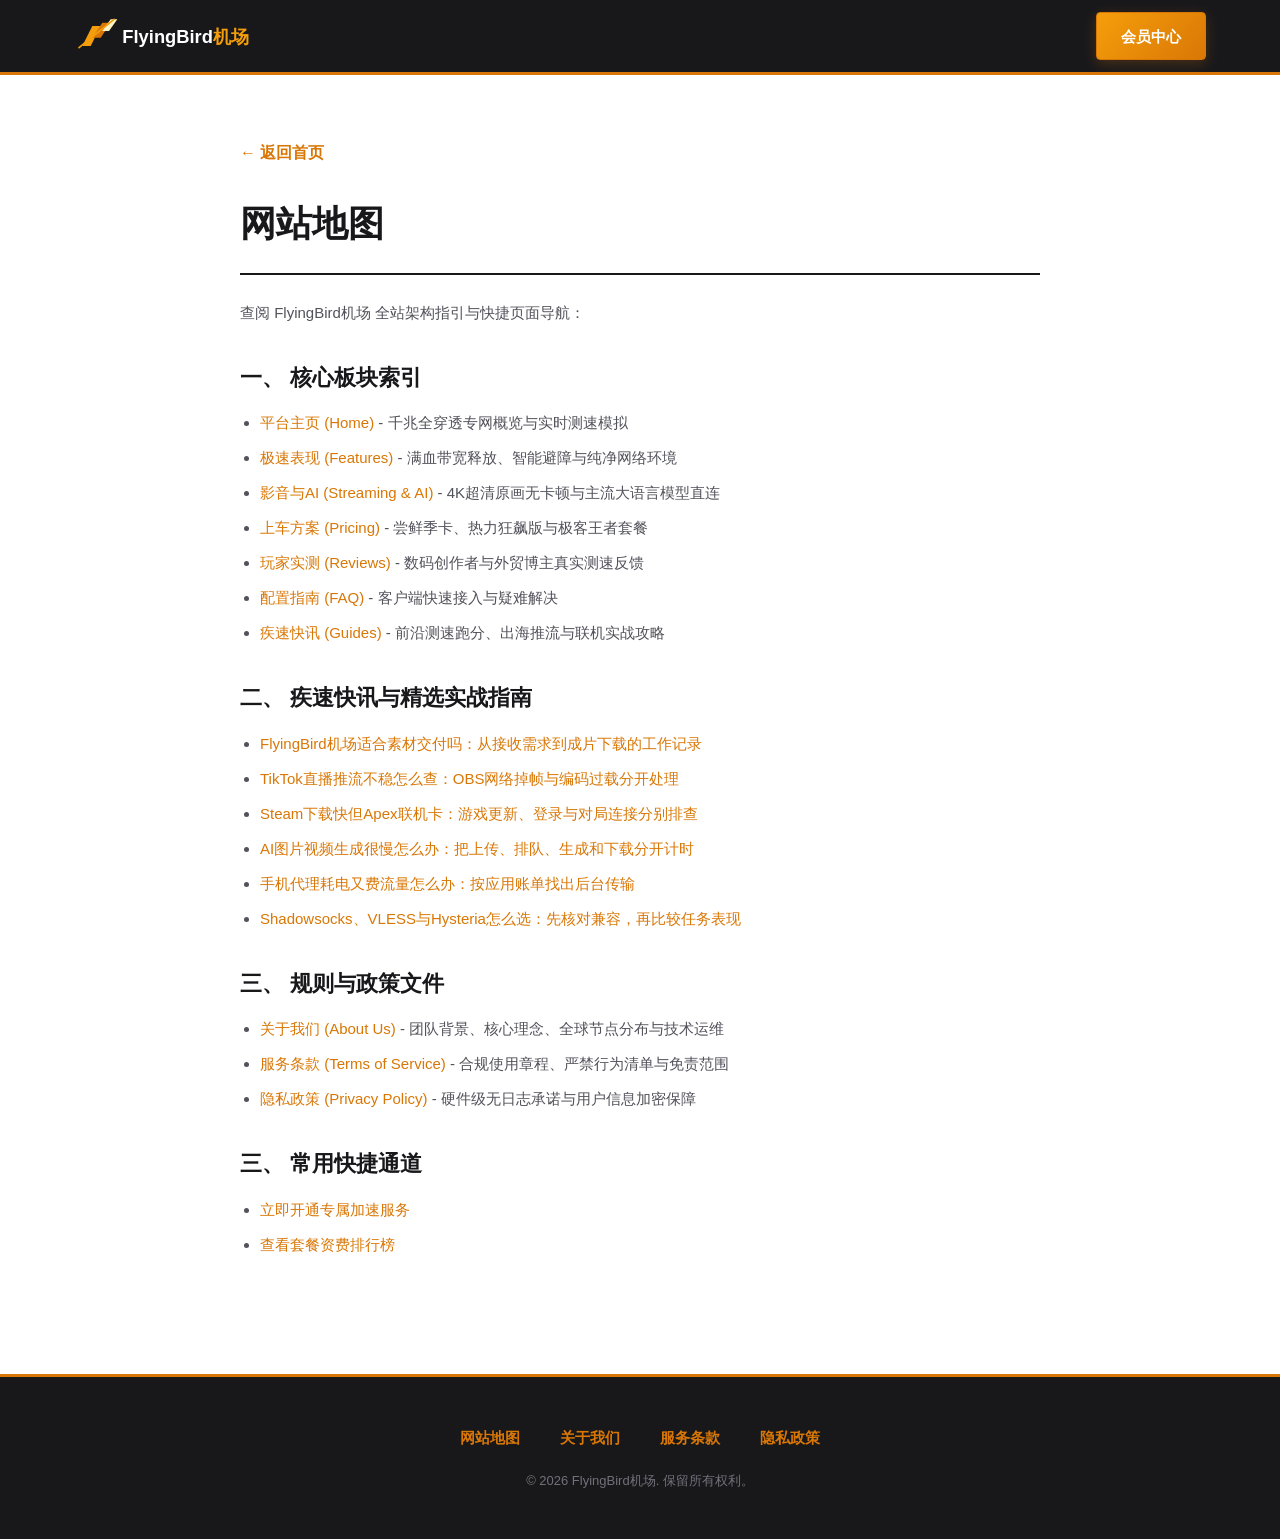
<file: sitemap.html>
<!DOCTYPE html>

<html lang="zh-CN">
<head>
<meta charset="utf-8"/>
<meta content="width=device-width, initial-scale=1.0" name="viewport"/>
<title>网站地图 - FlyingBird机场</title>
<meta content="FlyingBird机场网站地图，全景展示平台各功能板块、专线接入指南、法律条款与客户支持。" name="description"/>
<link href="style.css" rel="stylesheet"/>
</head>
<body>
<header class="kinetic-nav-wrapper">
<div class="kinetic-shell kinetic-nav-inner">
<a aria-label="返回首页" class="kinetic-brand" href="index.html">
<svg fill="none" viewbox="0 0 240 48" xmlns="http://www.w3.org/2000/svg">
<g>
<path d="M10 36L22 12H32L20 36H10Z" fill="#F59E0B"></path>
<path d="M22 26L34 8H44L32 26H22Z" fill="#D97706"></path>
<path d="M34 18L44 4H52L42 18H34Z" fill="#FEF3C7"></path>
<line stroke="#F59E0B" stroke-linecap="round" stroke-width="2" x1="6" x2="48" y1="38" y2="4"></line>
</g>
<text fill="#FFFFFF" font-family="-apple-system, BlinkMacSystemFont, 'Segoe UI', Roboto, sans-serif" font-size="22" font-weight="900" x="58" y="32">FlyingBird<tspan fill="#F59E0B">机场</tspan></text>
</svg>
</a>
<div class="kinetic-nav-actions">
<a class="k-btn k-btn-amber" href="https://ww012.twilightaff.com/#/?code=A56DH1Af" rel="nofollow" target="_blank">会员中心</a>
</div>
</div>
</header>
<main class="k-subpage-wrap">
<div class="kinetic-shell">
<div class="k-subpage-box">
<a class="k-back-home" href="index.html">← 返回首页</a>
<h1>网站地图</h1>
<p>查阅 FlyingBird机场 全站架构指引与快捷页面导航：</p>
<h2>一、 核心板块索引</h2>
<ul>
<li><a href="index.html">平台主页 (Home)</a> - 千兆全穿透专网概览与实时测速模拟</li>
<li><a href="index.html#speed-features">极速表现 (Features)</a> - 满血带宽释放、智能避障与纯净网络环境</li>
<li><a href="index.html#turbo-matrix">影音与AI (Streaming &amp; AI)</a> - 4K超清原画无卡顿与主流大语言模型直连</li>
<li><a href="index.html#fast-plans">上车方案 (Pricing)</a> - 尝鲜季卡、热力狂飙版与极客王者套餐</li>
<li><a href="index.html#feedbacks">玩家实测 (Reviews)</a> - 数码创作者与外贸博主真实测速反馈</li>
<li><a href="index.html#qna">配置指南 (FAQ)</a> - 客户端快速接入与疑难解决</li>
<li><a href="guides.html">疾速快讯 (Guides)</a> - 前沿测速跑分、出海推流与联机实战攻略</li>
</ul>
<h2>二、 疾速快讯与精选实战指南</h2>
<ul>
<li><a href="flyingbird-speed-burst-test-guide.html">FlyingBird机场适合素材交付吗：从接收需求到成片下载的工作记录</a></li>
<li><a href="tiktok-live-streaming-overseas-network.html">TikTok直播推流不稳怎么查：OBS网络掉帧与编码过载分开处理</a></li>
<li><a href="global-gaming-acceleration-low-ping.html">Steam下载快但Apex联机卡：游戏更新、登录与对局连接分别排查</a></li>
<li><a href="ai-creative-tools-bandwidth-demands.html">AI图片视频生成很慢怎么办：把上传、排队、生成和下载分开计时</a></li>
<li><a href="mobile-data-saving-proxy-routing.html">手机代理耗电又费流量怎么办：按应用账单找出后台传输</a></li>
<li><a href="network-protocol-evolution-shadowsocks-vless.html">Shadowsocks、VLESS与Hysteria怎么选：先核对兼容，再比较任务表现</a></li>
</ul>
<h2>三、 规则与政策文件</h2>
<ul>
<li><a href="about.html">关于我们 (About Us)</a> - 团队背景、核心理念、全球节点分布与技术运维</li>
<li><a href="terms.html">服务条款 (Terms of Service)</a> - 合规使用章程、严禁行为清单与免责范围</li>
<li><a href="privacy.html">隐私政策 (Privacy Policy)</a> - 硬件级无日志承诺与用户信息加密保障</li>
</ul>
<h2>三、 常用快捷通道</h2>
<ul>
<li><a href="https://ww012.twilightaff.com/#/?code=A56DH1Af" rel="nofollow" target="_blank">立即开通专属加速服务</a></li>
<li><a href="#plans" target="_blank">查看套餐资费排行榜</a></li>
</ul>
</div>
</div>
</main>
<footer class="kinetic-footer">
<div class="kinetic-shell">
<nav aria-label="页脚导航">
<ul class="k-footer-links">
<li><a href="sitemap.html">网站地图</a></li>
<li><a href="about.html">关于我们</a></li>
<li><a href="terms.html">服务条款</a></li>
<li><a href="privacy.html">隐私政策</a></li>
</ul>
</nav>
<p class="k-footer-rights">© 2026 FlyingBird机场. 保留所有权利。</p>
</div>
</footer>
</body>
</html>
</file>
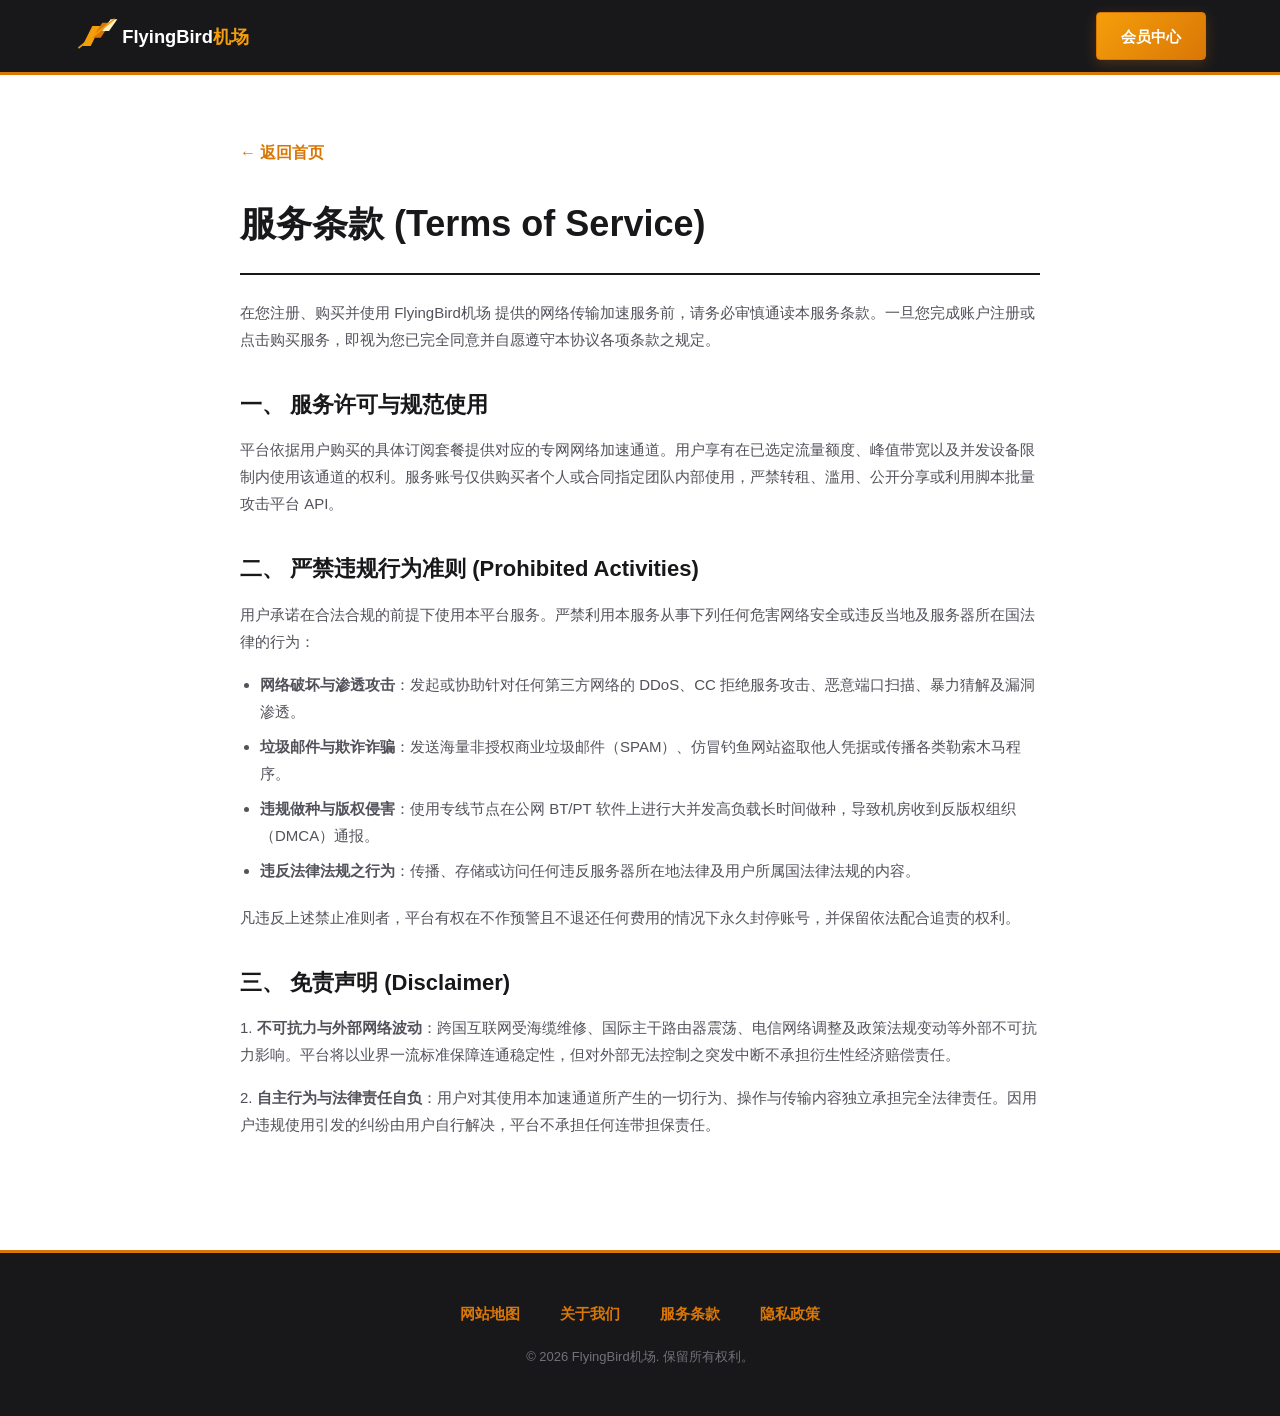
<file: terms.html>
<!DOCTYPE html>
<html lang="zh-CN">
<head>
  <meta charset="UTF-8">
  <meta name="viewport" content="width=device-width, initial-scale=1.0">
  <title>服务条款 - FlyingBird机场</title>
  <meta name="description" content="FlyingBird机场使用协议与服务条款，包含合规服务守则、禁止滥用活动与法律免责声明。">
  <link rel="stylesheet" href="style.css">
</head>
<body>
  <header class="kinetic-nav-wrapper">
    <div class="kinetic-shell kinetic-nav-inner">
      <a href="index.html" class="kinetic-brand" aria-label="返回首页">
        <svg viewBox="0 0 240 48" fill="none" xmlns="http://www.w3.org/2000/svg">
          <g>
            <path d="M10 36L22 12H32L20 36H10Z" fill="#F59E0B"/>
            <path d="M22 26L34 8H44L32 26H22Z" fill="#D97706"/>
            <path d="M34 18L44 4H52L42 18H34Z" fill="#FEF3C7"/>
            <line x1="6" y1="38" x2="48" y2="4" stroke="#F59E0B" stroke-width="2" stroke-linecap="round"/>
          </g>
          <text x="58" y="32" font-family="-apple-system, BlinkMacSystemFont, 'Segoe UI', Roboto, sans-serif" font-size="22" font-weight="900" fill="#FFFFFF">FlyingBird<tspan fill="#F59E0B">机场</tspan></text>
        </svg>
      </a>
      <div class="kinetic-nav-actions">
        <a href="https://ww012.twilightaff.com/#/?code=A56DH1Af" class="k-btn k-btn-amber" rel="nofollow" target="_blank">会员中心</a>
      </div>
    </div>
  </header>

  <main class="k-subpage-wrap">
    <div class="kinetic-shell">
      <div class="k-subpage-box">
        <a href="index.html" class="k-back-home">← 返回首页</a>
        <h1>服务条款 (Terms of Service)</h1>
        <p>
          在您注册、购买并使用 FlyingBird机场 提供的网络传输加速服务前，请务必审慎通读本服务条款。一旦您完成账户注册或点击购买服务，即视为您已完全同意并自愿遵守本协议各项条款之规定。
        </p>

        <h2>一、 服务许可与规范使用</h2>
        <p>
          平台依据用户购买的具体订阅套餐提供对应的专网网络加速通道。用户享有在已选定流量额度、峰值带宽以及并发设备限制内使用该通道的权利。服务账号仅供购买者个人或合同指定团队内部使用，严禁转租、滥用、公开分享或利用脚本批量攻击平台 API。
        </p>

        <h2>二、 严禁违规行为准则 (Prohibited Activities)</h2>
        <p>
          用户承诺在合法合规的前提下使用本平台服务。严禁利用本服务从事下列任何危害网络安全或违反当地及服务器所在国法律的行为：
        </p>
        <ul>
          <li><strong>网络破坏与渗透攻击</strong>：发起或协助针对任何第三方网络的 DDoS、CC 拒绝服务攻击、恶意端口扫描、暴力猜解及漏洞渗透。</li>
          <li><strong>垃圾邮件与欺诈诈骗</strong>：发送海量非授权商业垃圾邮件（SPAM）、仿冒钓鱼网站盗取他人凭据或传播各类勒索木马程序。</li>
          <li><strong>违规做种与版权侵害</strong>：使用专线节点在公网 BT/PT 软件上进行大并发高负载长时间做种，导致机房收到反版权组织（DMCA）通报。</li>
          <li><strong>违反法律法规之行为</strong>：传播、存储或访问任何违反服务器所在地法律及用户所属国法律法规的内容。</li>
        </ul>
        <p>
          凡违反上述禁止准则者，平台有权在不作预警且不退还任何费用的情况下永久封停账号，并保留依法配合追责的权利。
        </p>

        <h2>三、 免责声明 (Disclaimer)</h2>
        <p>
          1. <strong>不可抗力与外部网络波动</strong>：跨国互联网受海缆维修、国际主干路由器震荡、电信网络调整及政策法规变动等外部不可抗力影响。平台将以业界一流标准保障连通稳定性，但对外部无法控制之突发中断不承担衍生性经济赔偿责任。
        </p>
        <p>
          2. <strong>自主行为与法律责任自负</strong>：用户对其使用本加速通道所产生的一切行为、操作与传输内容独立承担完全法律责任。因用户违规使用引发的纠纷由用户自行解决，平台不承担任何连带担保责任。
        </p>
      </div>
    </div>
  </main>

  <footer class="kinetic-footer">
    <div class="kinetic-shell">
      <nav aria-label="页脚导航">
        <ul class="k-footer-links">
          <li><a href="sitemap.html">网站地图</a></li>
          <li><a href="about.html">关于我们</a></li>
          <li><a href="terms.html">服务条款</a></li>
          <li><a href="privacy.html">隐私政策</a></li>
        </ul>
      </nav>
      <p class="k-footer-rights">© 2026 FlyingBird机场. 保留所有权利。</p>
    </div>
  </footer>
</body>
</html>
</file>
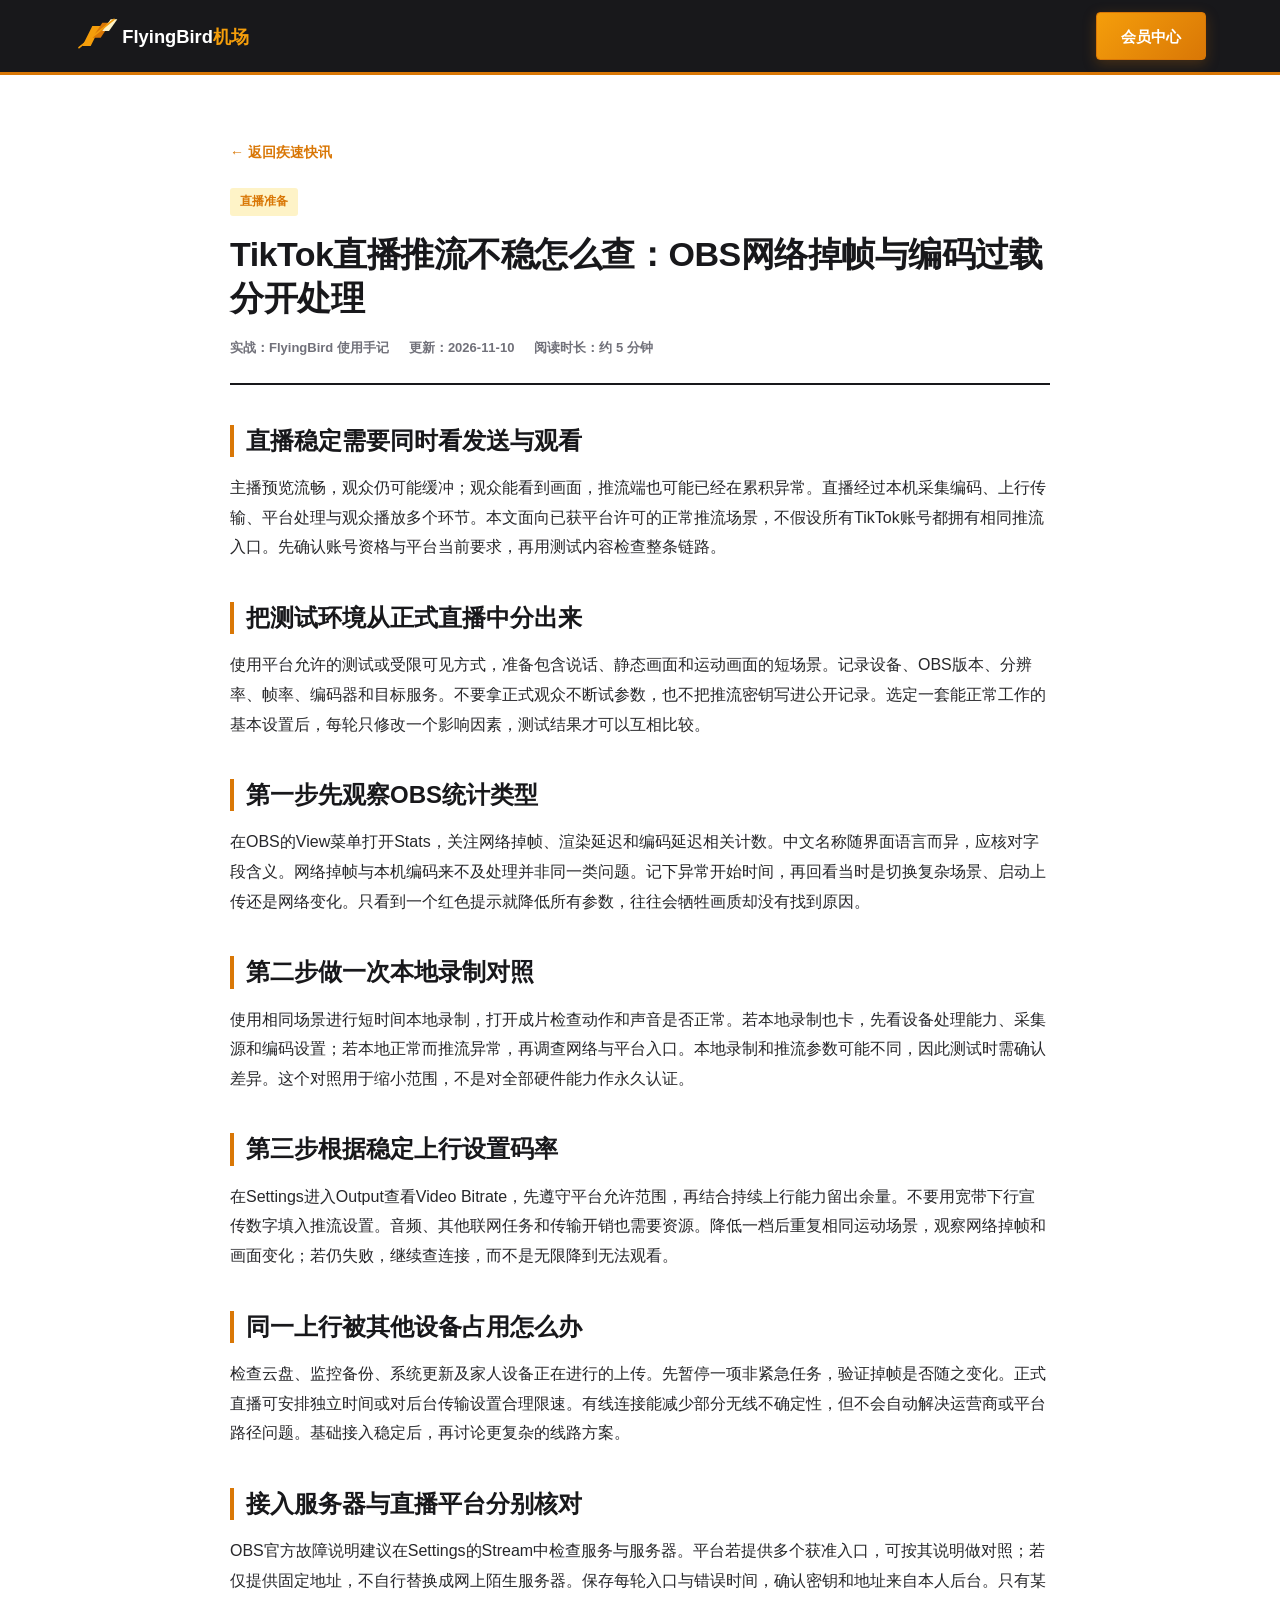
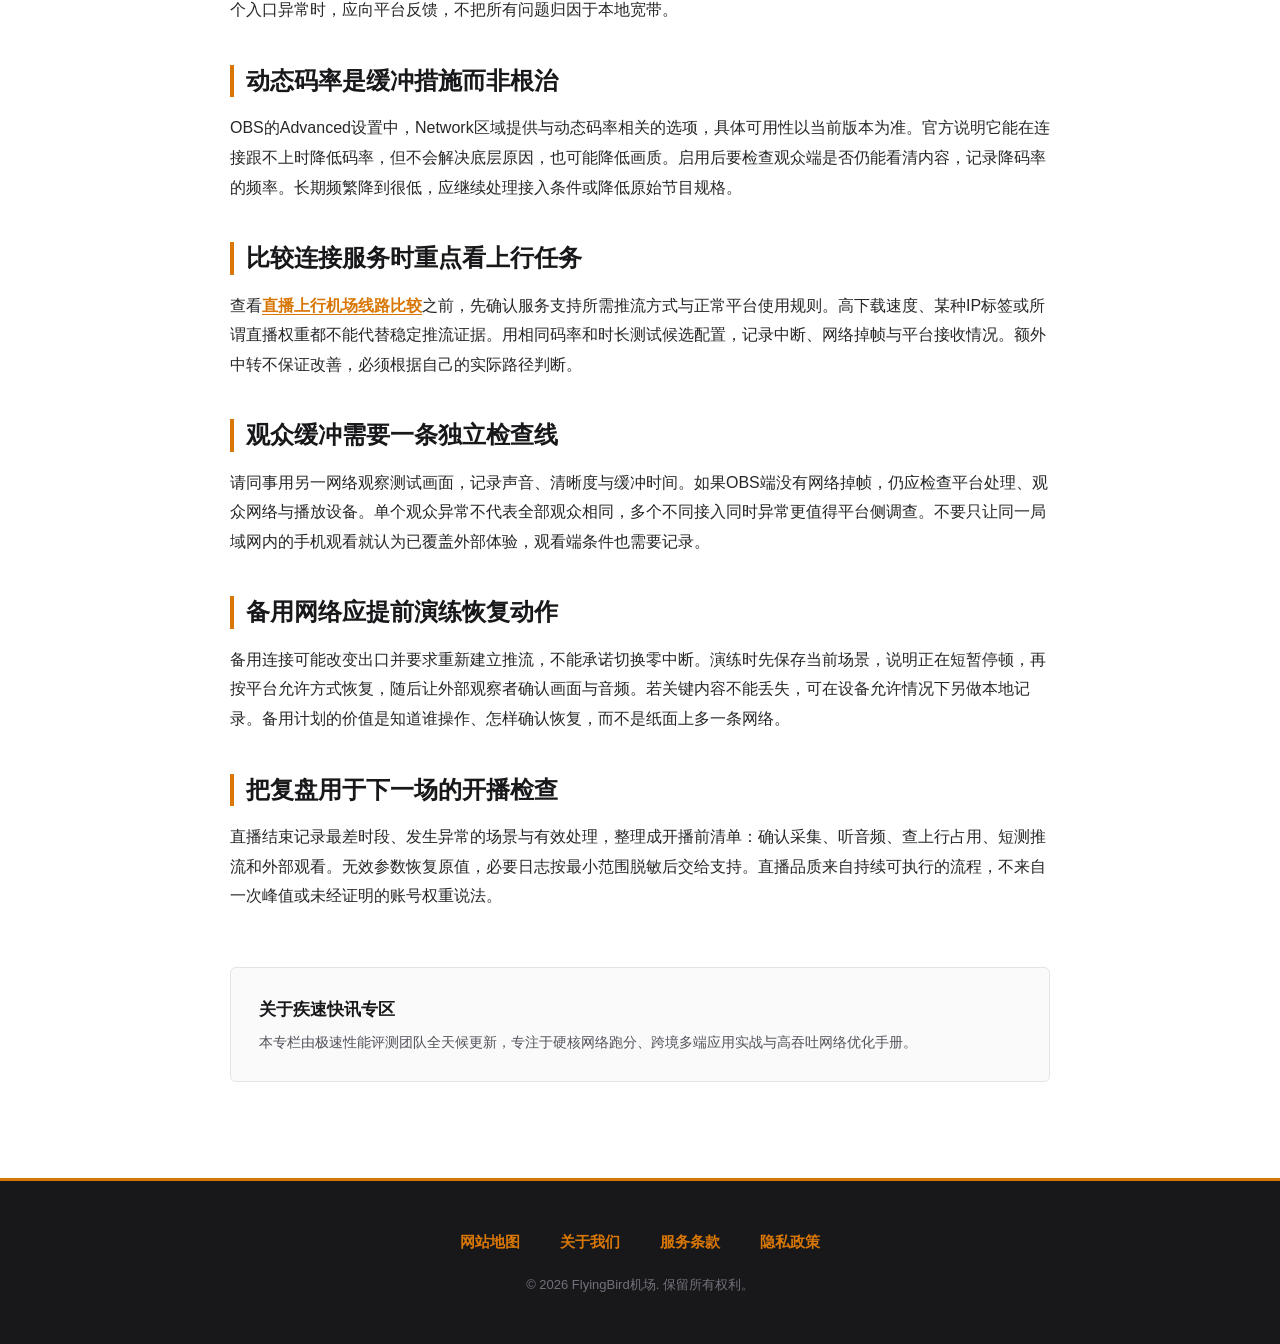
<file: tiktok-live-streaming-overseas-network.html>
<!DOCTYPE html>

<html lang="zh-CN">
<head>
<meta charset="utf-8"/>
<meta content="width=device-width, initial-scale=1.0" name="viewport"/>
<title>TikTok直播推流不稳怎么查：OBS网络掉帧与编码过载分开处理</title>
<meta content="面向已获平台直播与推流资格的创作者，按OBS统计、码率、接入服务器和观众端反馈排查断流，并设计可执行的备用方案。" name="description"/>
<link href="style.css" rel="stylesheet"/>
</head>
<body>
<!-- 动感顶栏导航 -->
<header class="kinetic-nav-wrapper">
<div class="kinetic-shell kinetic-nav-inner">
<a aria-label="返回首页" class="kinetic-brand" href="index.html">
<svg fill="none" viewbox="0 0 240 48" xmlns="http://www.w3.org/2000/svg">
<g>
<path d="M10 36L22 12H32L20 36H10Z" fill="#F59E0B"></path>
<path d="M22 26L34 8H44L32 26H22Z" fill="#D97706"></path>
<path d="M34 18L44 4H52L42 18H34Z" fill="#FEF3C7"></path>
<line stroke="#F59E0B" stroke-linecap="round" stroke-width="2" x1="6" x2="48" y1="38" y2="4"></line>
</g>
<text fill="#FFFFFF" font-family="-apple-system, BlinkMacSystemFont, 'Segoe UI', Roboto, sans-serif" font-size="22" font-weight="900" x="58" y="32">FlyingBird<tspan fill="#F59E0B">机场</tspan></text>
</svg>
</a>
<div class="kinetic-nav-actions">
<a class="k-btn k-btn-amber" href="https://ww012.twilightaff.com/#/?code=A56DH1Af" rel="nofollow" target="_blank">会员中心</a>
</div>
</div>
</header>
<!-- 文章详情区域 -->
<main class="kinetic-article-wrap">
<div class="kinetic-shell">
<div class="kinetic-article-container">
<a class="kinetic-back-link" href="guides.html">← 返回疾速快讯</a>
<header class="kinetic-article-head">
<span class="kinetic-badge-pill">直播准备</span>
<h1 class="kinetic-article-h1">TikTok直播推流不稳怎么查：OBS网络掉帧与编码过载分开处理</h1>
<div class="kinetic-meta-line">
<span>实战：FlyingBird 使用手记</span> <span>更新：2026-11-10</span> <span>阅读时长：约 5 分钟</span>
</div>
</header>
<article class="kinetic-article-body"><div data-swc-article-body="2026-11-16"><h2>直播稳定需要同时看发送与观看</h2><p>主播预览流畅，观众仍可能缓冲；观众能看到画面，推流端也可能已经在累积异常。直播经过本机采集编码、上行传输、平台处理与观众播放多个环节。本文面向已获平台许可的正常推流场景，不假设所有TikTok账号都拥有相同推流入口。先确认账号资格与平台当前要求，再用测试内容检查整条链路。</p><h2>把测试环境从正式直播中分出来</h2><p>使用平台允许的测试或受限可见方式，准备包含说话、静态画面和运动画面的短场景。记录设备、OBS版本、分辨率、帧率、编码器和目标服务。不要拿正式观众不断试参数，也不把推流密钥写进公开记录。选定一套能正常工作的基本设置后，每轮只修改一个影响因素，测试结果才可以互相比较。</p><h2>第一步先观察OBS统计类型</h2><p>在OBS的View菜单打开Stats，关注网络掉帧、渲染延迟和编码延迟相关计数。中文名称随界面语言而异，应核对字段含义。网络掉帧与本机编码来不及处理并非同一类问题。记下异常开始时间，再回看当时是切换复杂场景、启动上传还是网络变化。只看到一个红色提示就降低所有参数，往往会牺牲画质却没有找到原因。</p><h2>第二步做一次本地录制对照</h2><p>使用相同场景进行短时间本地录制，打开成片检查动作和声音是否正常。若本地录制也卡，先看设备处理能力、采集源和编码设置；若本地正常而推流异常，再调查网络与平台入口。本地录制和推流参数可能不同，因此测试时需确认差异。这个对照用于缩小范围，不是对全部硬件能力作永久认证。</p><h2>第三步根据稳定上行设置码率</h2><p>在Settings进入Output查看Video Bitrate，先遵守平台允许范围，再结合持续上行能力留出余量。不要用宽带下行宣传数字填入推流设置。音频、其他联网任务和传输开销也需要资源。降低一档后重复相同运动场景，观察网络掉帧和画面变化；若仍失败，继续查连接，而不是无限降到无法观看。</p><h2>同一上行被其他设备占用怎么办</h2><p>检查云盘、监控备份、系统更新及家人设备正在进行的上传。先暂停一项非紧急任务，验证掉帧是否随之变化。正式直播可安排独立时间或对后台传输设置合理限速。有线连接能减少部分无线不确定性，但不会自动解决运营商或平台路径问题。基础接入稳定后，再讨论更复杂的线路方案。</p><h2>接入服务器与直播平台分别核对</h2><p>OBS官方故障说明建议在Settings的Stream中检查服务与服务器。平台若提供多个获准入口，可按其说明做对照；若仅提供固定地址，不自行替换成网上陌生服务器。保存每轮入口与错误时间，确认密钥和地址来自本人后台。只有某个入口异常时，应向平台反馈，不把所有问题归因于本地宽带。</p><h2>动态码率是缓冲措施而非根治</h2><p>OBS的Advanced设置中，Network区域提供与动态码率相关的选项，具体可用性以当前版本为准。官方说明它能在连接跟不上时降低码率，但不会解决底层原因，也可能降低画质。启用后要检查观众端是否仍能看清内容，记录降码率的频率。长期频繁降到很低，应继续处理接入条件或降低原始节目规格。</p><h2>比较连接服务时重点看上行任务</h2><p>查看<a href="https://dajichang.mom/">直播上行机场线路比较</a>之前，先确认服务支持所需推流方式与正常平台使用规则。高下载速度、某种IP标签或所谓直播权重都不能代替稳定推流证据。用相同码率和时长测试候选配置，记录中断、网络掉帧与平台接收情况。额外中转不保证改善，必须根据自己的实际路径判断。</p><h2>观众缓冲需要一条独立检查线</h2><p>请同事用另一网络观察测试画面，记录声音、清晰度与缓冲时间。如果OBS端没有网络掉帧，仍应检查平台处理、观众网络与播放设备。单个观众异常不代表全部观众相同，多个不同接入同时异常更值得平台侧调查。不要只让同一局域网内的手机观看就认为已覆盖外部体验，观看端条件也需要记录。</p><h2>备用网络应提前演练恢复动作</h2><p>备用连接可能改变出口并要求重新建立推流，不能承诺切换零中断。演练时先保存当前场景，说明正在短暂停顿，再按平台允许方式恢复，随后让外部观察者确认画面与音频。若关键内容不能丢失，可在设备允许情况下另做本地记录。备用计划的价值是知道谁操作、怎样确认恢复，而不是纸面上多一条网络。</p><h2>把复盘用于下一场的开播检查</h2><p>直播结束记录最差时段、发生异常的场景与有效处理，整理成开播前清单：确认采集、听音频、查上行占用、短测推流和外部观看。无效参数恢复原值，必要日志按最小范围脱敏后交给支持。直播品质来自持续可执行的流程，不来自一次峰值或未经证明的账号权重说法。</p></div></article>
<div class="kinetic-author-box">
<h4>关于疾速快讯专区</h4>
<p>本专栏由极速性能评测团队全天候更新，专注于硬核网络跑分、跨境多端应用实战与高吞吐网络优化手册。</p>
</div>
</div>
</div>
</main>
<!-- 页脚 -->
<footer class="kinetic-footer">
<div class="kinetic-shell">
<nav aria-label="页脚导航">
<ul class="k-footer-links">
<li><a href="sitemap.html">网站地图</a></li>
<li><a href="about.html">关于我们</a></li>
<li><a href="terms.html">服务条款</a></li>
<li><a href="privacy.html">隐私政策</a></li>
</ul>
</nav>
<p class="k-footer-rights">© 2026 FlyingBird机场. 保留所有权利。</p>
</div>
</footer>
</body>
</html>
</file>
<file: style.css>
/* ==========================================================================
   FlyingBird机场 - 极速动能与疾风光芒流样式表 (Kinetic Velocity Modern)
   特点：斜切动感、琥珀竞速金与曜石墨灰、高能脉冲条纹、极致响应
   ========================================================================== */

:root {
  --color-amber-primary: #D97706;
  --color-amber-light: #F59E0B;
  --color-amber-glow: #FEF3C7;
  --color-obsidian: #18181B;
  --color-obsidian-sub: #27272A;
  --color-slate-text: #52525B;
  --color-canvas: #FAFAFA;
  --color-surface-white: #FFFFFF;
  --color-card-border: #E4E4E7;
  --color-speed-green: #10B981;
  --font-kinetic: -apple-system, BlinkMacSystemFont, "Segoe UI", Roboto, "PingFang SC", "Hiragino Sans GB", "Microsoft YaHei", sans-serif;
  --max-w-kinetic: 1180px;
}

* {
  box-sizing: border-box;
  margin: 0;
  padding: 0;
}

html {
  font-size: 16px;
  scroll-behavior: smooth;
  -webkit-text-size-adjust: 100%;
}

body {
  font-family: var(--font-kinetic);
  background-color: var(--color-canvas);
  color: var(--color-obsidian);
  line-height: 1.6;
  -webkit-font-smoothing: antialiased;
}

/* 布局外框 */
.kinetic-shell {
  max-width: var(--max-w-kinetic);
  margin: 0 auto;
  padding: 0 24px;
}

/* 动感顶栏 */
.kinetic-nav-wrapper {
  background-color: var(--color-obsidian);
  border-bottom: 3px solid var(--color-amber-primary);
  position: sticky;
  top: 0;
  z-index: 100;
}

.kinetic-nav-inner {
  display: flex;
  justify-content: space-between;
  align-items: center;
  height: 72px;
}

.kinetic-brand {
  display: flex;
  align-items: center;
  gap: 12px;
  text-decoration: none;
}

.kinetic-brand svg {
  height: 40px;
  width: auto;
}

.kinetic-nav-toggle {
  display: none;
}

.kinetic-nav-container {
  display: block;
}

.kinetic-links {
  display: flex;
  align-items: center;
  gap: 28px;
  list-style: none;
}

.kinetic-links a {
  color: #D4D4D8;
  text-decoration: none;
  font-size: 15px;
  font-weight: 700;
  transition: color 0.2s;
  letter-spacing: 0.3px;
}

.kinetic-links a:hover {
  color: var(--color-amber-light);
}

.kinetic-nav-actions {
  display: flex;
  align-items: center;
  gap: 12px;
}

/* 动能按钮 */
.k-btn,
a.k-btn {
  display: inline-flex;
  align-items: center;
  justify-content: center;
  padding: 12px 24px;
  font-size: 15px;
  font-weight: 800;
  text-decoration: none !important;
  border-radius: 4px;
  transition: all 0.2s cubic-bezier(0.4, 0, 0.2, 1);
  min-height: 48px;
  cursor: pointer;
  line-height: 1;
}

.k-btn-amber,
a.k-btn-amber,
a.k-btn-amber:link,
a.k-btn-amber:visited {
  background: linear-gradient(135deg, var(--color-amber-light) 0%, var(--color-amber-primary) 100%) !important;
  color: #FFFFFF !important;
  border: 1px solid var(--color-amber-primary) !important;
  box-shadow: 0 4px 14px rgba(217, 119, 6, 0.25);
}

.k-btn-amber:hover,
.k-btn-amber:focus,
.k-btn-amber:active,
a.k-btn-amber:hover,
a.k-btn-amber:focus,
a.k-btn-amber:active {
  color: #FFFFFF !important;
  transform: translateY(-1px);
  box-shadow: 0 6px 20px rgba(217, 119, 6, 0.35);
  text-decoration: none !important;
}

.k-btn-pbn,
a.k-btn-pbn,
a.k-btn-pbn:link,
a.k-btn-pbn:visited {
  background-color: #FFFFFF !important;
  color: var(--color-obsidian) !important;
  border: 2px solid var(--color-obsidian) !important;
}

.k-btn-pbn:hover,
.k-btn-pbn:focus,
.k-btn-pbn:active,
a.k-btn-pbn:hover,
a.k-btn-pbn:focus,
a.k-btn-pbn:active {
  background-color: var(--color-amber-glow) !important;
  border-color: var(--color-amber-primary) !important;
  color: var(--color-amber-primary) !important;
  text-decoration: none !important;
}

.k-btn-dark,
a.k-btn-dark,
a.k-btn-dark:link,
a.k-btn-dark:visited {
  background-color: var(--color-obsidian) !important;
  color: #FFFFFF !important;
  border: 1px solid var(--color-obsidian) !important;
}

.k-btn-dark:hover,
.k-btn-dark:focus,
.k-btn-dark:active,
a.k-btn-dark:hover,
a.k-btn-dark:focus,
a.k-btn-dark:active {
  background-color: var(--color-obsidian-sub) !important;
  color: #FFFFFF !important;
  text-decoration: none !important;
}

/* 首屏 Billboard Hero */
.kinetic-hero {
  background: linear-gradient(180deg, #18181B 0%, #27272A 100%);
  color: #FFFFFF;
  padding: 80px 0 64px;
  position: relative;
  overflow: hidden;
}

.kinetic-hero-grid {
  display: grid;
  grid-template-columns: 1.1fr 0.9fr;
  gap: 40px;
  align-items: center;
}

.k-hero-badge {
  display: inline-flex;
  align-items: center;
  gap: 8px;
  background-color: rgba(245, 158, 11, 0.15);
  border: 1px solid var(--color-amber-primary);
  color: var(--color-amber-light);
  font-size: 13px;
  font-weight: 800;
  padding: 6px 14px;
  border-radius: 4px;
  margin-bottom: 24px;
  letter-spacing: 0.5px;
}

.k-badge-flash {
  width: 8px;
  height: 8px;
  background-color: var(--color-amber-light);
  border-radius: 2px;
  transform: rotate(45deg);
}

.kinetic-title {
  font-size: 46px;
  line-height: 1.15;
  font-weight: 900;
  color: #FFFFFF;
  letter-spacing: -0.5px;
  margin-bottom: 20px;
}

.kinetic-title span {
  color: var(--color-amber-light);
  display: inline-block;
}

.kinetic-subtitle {
  font-size: 17px;
  color: #A1A1AA;
  line-height: 1.65;
  margin-bottom: 32px;
  max-width: 540px;
}

.kinetic-cta-group {
  display: flex;
  flex-wrap: wrap;
  gap: 16px;
  align-items: center;
}

/* ==========================================
   飞鸟动图 - 动感超音速破空金翼飞鸟
   ========================================== */
.kinetic-bird-stage {
  background: radial-gradient(ellipse at 50% 50%, #18181B 0%, #09090B 100%);
  border: 1px solid rgba(245, 158, 11, 0.4);
  border-radius: 8px;
  padding: 24px;
  box-shadow: 0 20px 45px rgba(0, 0, 0, 0.6), 0 0 30px rgba(245, 158, 11, 0.15);
  position: relative;
  overflow: hidden;
}

.k-bird-head {
  display: flex;
  justify-content: space-between;
  align-items: center;
  border-bottom: 1px solid #27272A;
  padding-bottom: 12px;
  margin-bottom: 16px;
}

.k-bird-tag {
  font-size: 13px;
  font-weight: 800;
  color: var(--color-amber-light);
  letter-spacing: 1px;
}

.k-bird-mode {
  display: inline-flex;
  align-items: center;
  gap: 6px;
  font-size: 12px;
  color: var(--color-speed-green);
  font-weight: 700;
}

.k-mode-pulse {
  width: 8px;
  height: 8px;
  background-color: var(--color-speed-green);
  border-radius: 50%;
  animation: kPulseGlow 1.5s infinite ease-in-out;
}

@keyframes kPulseGlow {
  0%, 100% { opacity: 1; transform: scale(1); }
  50% { opacity: 0.3; transform: scale(0.7); }
}

.k-bird-canvas {
  width: 100%;
  height: 220px;
  background-color: #09090B;
  border: 1px solid #27272A;
  border-radius: 6px;
  display: flex;
  align-items: center;
  justify-content: center;
  position: relative;
  overflow: hidden;
}

/* 激波音障圆环膨胀扩散动画 */
.shockwave-ring {
  position: absolute;
  top: 50%;
  left: 50%;
  border-radius: 50%;
  border: 1.5px solid rgba(245, 158, 11, 0.5);
  pointer-events: none;
  transform: translate(-50%, -50%) scale(0.2);
  opacity: 0;
  animation: shockwaveExpand 3s cubic-bezier(0.1, 0.8, 0.3, 1) infinite;
}

.ring-1 { width: 140px; height: 140px; animation-delay: 0s; }
.ring-2 { width: 140px; height: 140px; animation-delay: 1s; }
.ring-3 { width: 140px; height: 140px; animation-delay: 2s; }

@keyframes shockwaveExpand {
  0% {
    transform: translate(-50%, -50%) scale(0.3);
    opacity: 0.9;
    border-color: rgba(254, 240, 138, 0.8);
  }
  60% {
    opacity: 0.4;
    border-color: rgba(245, 158, 11, 0.4);
  }
  100% {
    transform: translate(-50%, -50%) scale(2.6);
    opacity: 0;
    border-color: rgba(217, 119, 6, 0);
  }
}

/* 动能极速光束粒子 */
.k-speed-beam {
  position: absolute;
  height: 1.5px;
  background: linear-gradient(90deg, transparent, var(--color-amber-light), transparent);
  animation: speedBeamFly 1.6s linear infinite;
}

.beam-1 { top: 22%; width: 140px; animation-duration: 1.3s; animation-delay: 0s; }
.beam-2 { top: 45%; width: 220px; animation-duration: 1.8s; animation-delay: 0.6s; }
.beam-3 { top: 70%; width: 160px; animation-duration: 1.5s; animation-delay: 0.9s; }
.beam-4 { top: 88%; width: 110px; animation-duration: 1.2s; animation-delay: 0.3s; }

@keyframes speedBeamFly {
  0% { right: -220px; opacity: 0; }
  30% { opacity: 0.9; }
  80% { opacity: 0.9; }
  100% { right: 110%; opacity: 0; }
}

/* 动感侧面破空机能战隼主体 */
.k-bird-svg-wrap {
  width: 280px;
  height: 170px;
  position: relative;
  z-index: 2;
  animation: raptorSlicing 3s ease-in-out infinite;
  filter: drop-shadow(0 0 20px rgba(245, 158, 11, 0.45));
}

@keyframes raptorSlicing {
  0%, 100% {
    transform: translateY(0px) rotate(0deg);
  }
  35% {
    transform: translateY(-8px) rotate(-2deg);
  }
  70% {
    transform: translateY(6px) rotate(1.5deg);
  }
}

/* 侧视主近翼高速破风扇动 */
.falcon-wing-near {
  transform-origin: 160px 76px;
  animation: raptorWingNearBeat 0.85s ease-in-out infinite alternate;
}

@keyframes raptorWingNearBeat {
  0% {
    transform: rotate(0deg) scaleY(1);
  }
  100% {
    transform: rotate(-24deg) scaleY(0.62) skewX(10deg);
  }
}

/* 侧视远景副翼透视扇动 */
.falcon-wing-far {
  transform-origin: 155px 76px;
  animation: raptorWingFarBeat 0.85s ease-in-out infinite alternate;
  animation-delay: -0.12s;
}

@keyframes raptorWingFarBeat {
  0% {
    transform: rotate(-4deg) scaleY(0.92);
  }
  100% {
    transform: rotate(-28deg) scaleY(0.56) skewX(8deg);
  }
}

/* 尾部双向音速加力喷焰 */
.falcon-afterburner {
  transform-origin: 90px 92px;
  animation: raptorAfterburner 0.35s ease-in-out infinite alternate;
}

@keyframes raptorAfterburner {
  0% {
    transform: scaleX(0.85);
    opacity: 0.75;
  }
  100% {
    transform: scaleX(1.45);
    opacity: 1;
    filter: drop-shadow(0 0 10px #F59E0B);
  }
}

/* 鹰喙激波音锥脉动扩散 */
.mach-vapor-cone {
  transform-origin: 240px 84px;
  animation: machVaporPulse 1.8s ease-in-out infinite;
}

@keyframes machVaporPulse {
  0%, 100% {
    opacity: 0.7;
    transform: scaleX(0.92);
  }
  50% {
    opacity: 0.25;
    transform: scaleX(1.18);
  }
}

/* 底部动能指标条 */
.k-bird-footer {
  display: grid;
  grid-template-columns: repeat(3, 1fr);
  gap: 12px;
  margin-top: 16px;
  padding-top: 14px;
  border-top: 1px solid #27272A;
}

.k-metric-cell {
  display: flex;
  flex-direction: column;
}

.k-cell-k {
  font-size: 11px;
  font-weight: 700;
  color: #71717A;
  letter-spacing: 0.5px;
  margin-bottom: 2px;
}

.k-cell-v {
  font-size: 13px;
  font-weight: 800;
  color: var(--color-amber-light);
}

/* 动感跑马数据带 */
.kinetic-marquee-strip {
  background-color: var(--color-amber-primary);
  color: #FFFFFF;
  padding: 12px 0;
  font-weight: 800;
  font-size: 14px;
  letter-spacing: 0.5px;
}

.marquee-flex {
  display: flex;
  justify-content: space-around;
  flex-wrap: wrap;
  gap: 16px;
}

/* 章节外框 */
.kinetic-section {
  padding: 88px 0;
}

.kinetic-head-wrap {
  margin-bottom: 48px;
  position: relative;
}

.k-section-tag {
  font-size: 13px;
  font-weight: 800;
  color: var(--color-amber-primary);
  letter-spacing: 1.5px;
  text-transform: uppercase;
  margin-bottom: 8px;
  display: block;
}

.k-section-title {
  font-size: 34px;
  font-weight: 900;
  color: var(--color-obsidian);
  letter-spacing: -0.5px;
}

/* 核心特性 (3 cards) */
.kinetic-feature-deck {
  display: grid;
  grid-template-columns: repeat(3, 1fr);
  gap: 24px;
}

.k-feat-card {
  background-color: var(--color-surface-white);
  border: 1px solid var(--color-card-border);
  border-radius: 6px;
  padding: 32px 24px;
  position: relative;
  overflow: hidden;
  transition: all 0.2s ease;
}

.k-feat-card:hover {
  border-color: var(--color-amber-primary);
  transform: translateY(-2px);
}

.k-card-accent-bar {
  position: absolute;
  top: 0;
  left: 0;
  right: 0;
  height: 4px;
  background: linear-gradient(90deg, var(--color-amber-primary), var(--color-amber-light));
}

.k-icon-outline {
  width: 44px;
  height: 44px;
  margin-bottom: 20px;
}

.k-feat-title {
  font-size: 20px;
  font-weight: 800;
  color: var(--color-obsidian);
  margin-bottom: 12px;
}

.k-feat-desc {
  font-size: 14px;
  color: var(--color-slate-text);
  line-height: 1.6;
}

/* 流媒体与 AI 狂飙矩阵 (3 cards) */
.kinetic-media-grid {
  display: grid;
  grid-template-columns: repeat(3, 1fr);
  gap: 24px;
}

.k-media-box {
  background-color: var(--color-surface-white);
  border: 1px solid var(--color-card-border);
  border-radius: 6px;
  padding: 32px 24px;
}

.k-badge-gold {
  display: inline-block;
  padding: 4px 10px;
  background-color: var(--color-amber-glow);
  color: var(--color-amber-primary);
  font-size: 12px;
  font-weight: 800;
  border-radius: 3px;
  margin-bottom: 14px;
}

.k-media-box h3 {
  font-size: 19px;
  font-weight: 800;
  color: var(--color-obsidian);
  margin-bottom: 10px;
}

.k-media-box p {
  font-size: 14px;
  color: var(--color-slate-text);
  line-height: 1.6;
}

/* 价格对比 (3 方案) */
.kinetic-pricing-deck {
  display: grid;
  grid-template-columns: repeat(3, 1fr);
  gap: 24px;
  align-items: stretch;
}

.k-price-card {
  background-color: var(--color-surface-white);
  border: 1px solid var(--color-card-border);
  border-radius: 6px;
  padding: 40px 28px;
  display: flex;
  flex-direction: column;
  position: relative;
}

.k-price-card.hot {
  border: 2px solid var(--color-amber-primary);
  box-shadow: 0 12px 30px rgba(217, 119, 6, 0.12);
}

.k-badge-hot {
  position: absolute;
  top: 14px;
  right: 14px;
  background-color: var(--color-amber-primary);
  color: #FFFFFF;
  font-size: 12px;
  font-weight: 800;
  padding: 4px 10px;
  border-radius: 3px;
}

.k-plan-name {
  font-size: 20px;
  font-weight: 900;
  color: var(--color-obsidian);
  margin-bottom: 8px;
}

.k-plan-desc {
  font-size: 13px;
  color: var(--color-slate-text);
  min-height: 38px;
  margin-bottom: 24px;
}

.k-price-row {
  display: flex;
  align-items: baseline;
  gap: 4px;
  margin-bottom: 28px;
  padding-bottom: 20px;
  border-bottom: 1px solid var(--color-card-border);
}

.k-curr {
  font-size: 20px;
  font-weight: 800;
  color: var(--color-obsidian);
}

.k-num {
  font-size: 42px;
  font-weight: 900;
  color: var(--color-amber-primary);
  line-height: 1;
}

.k-unit {
  font-size: 14px;
  color: var(--color-slate-text);
}

.k-features-list {
  list-style: none;
  margin-bottom: 32px;
  flex-grow: 1;
}

.k-feature-point {
  display: flex;
  align-items: center;
  gap: 10px;
  font-size: 14px;
  color: var(--color-obsidian);
  padding: 8px 0;
}

.k-bullet {
  width: 6px;
  height: 6px;
  background-color: var(--color-amber-primary);
  border-radius: 2px;
  flex-shrink: 0;
  transform: rotate(45deg);
}

/* 用户实测反馈 (3 reviews) */
.kinetic-reviews-row {
  display: grid;
  grid-template-columns: repeat(3, 1fr);
  gap: 24px;
}

.k-review-card {
  background-color: var(--color-surface-white);
  border: 1px solid var(--color-card-border);
  border-radius: 6px;
  padding: 28px;
}

.k-review-text {
  font-size: 15px;
  color: var(--color-obsidian);
  line-height: 1.6;
  margin-bottom: 20px;
}

.k-review-user {
  display: flex;
  align-items: center;
  gap: 12px;
  border-top: 1px dashed var(--color-card-border);
  padding-top: 16px;
}

.k-avatar-box {
  width: 40px;
  height: 40px;
  background: linear-gradient(135deg, var(--color-amber-light), var(--color-amber-primary));
  color: #FFFFFF;
  border-radius: 6px;
  display: flex;
  align-items: center;
  justify-content: center;
  font-weight: 900;
  font-size: 14px;
}

.k-user-info h4 {
  font-size: 14px;
  font-weight: 800;
  color: var(--color-obsidian);
}

.k-user-info p {
  font-size: 12px;
  color: var(--color-slate-text);
}

/* 常见问答 (3 items) */
.kinetic-faq-list {
  display: grid;
  grid-template-columns: repeat(3, 1fr);
  gap: 24px;
}

.k-faq-box {
  background-color: var(--color-surface-white);
  border: 1px solid var(--color-card-border);
  border-radius: 6px;
  padding: 28px;
}

.k-faq-title {
  font-size: 17px;
  font-weight: 800;
  color: var(--color-obsidian);
  margin-bottom: 12px;
}

.k-faq-desc {
  font-size: 14px;
  color: var(--color-slate-text);
  line-height: 1.6;
}

/* 页脚：严格仅显示4个中文标题，独立页面 */
.kinetic-footer {
  background-color: var(--color-obsidian);
  color: #A1A1AA;
  padding: 48px 0;
  border-top: 3px solid var(--color-amber-primary);
}

.k-footer-links {
  display: flex;
  justify-content: center;
  align-items: center;
  gap: 40px;
  list-style: none;
  margin-bottom: 20px;
}

.k-footer-links a {
  color: #E4E4E7;
  text-decoration: none;
  font-size: 15px;
  font-weight: 700;
  transition: color 0.2s;
}

.k-footer-links a:hover {
  color: var(--color-amber-light);
}

.k-footer-rights {
  text-align: center;
  font-size: 13px;
  color: #71717A;
}

/* 独立子页面排版 */
.k-subpage-wrap {
  min-height: 70vh;
  padding: 64px 0 96px;
  background-color: var(--color-surface-white);
}

.k-subpage-box {
  max-width: 800px;
  margin: 0 auto;
  line-height: 1.8;
}

.k-back-home {
  display: inline-block;
  margin-bottom: 24px;
  font-weight: 800;
  color: var(--color-amber-primary);
  text-decoration: none;
}

.k-subpage-box h1 {
  font-size: 36px;
  font-weight: 900;
  color: var(--color-obsidian);
  margin-bottom: 24px;
  padding-bottom: 16px;
  border-bottom: 2px solid var(--color-obsidian);
}

.k-subpage-box h2 {
  font-size: 22px;
  font-weight: 800;
  color: var(--color-obsidian);
  margin: 32px 0 12px;
}

.k-subpage-box p {
  font-size: 15px;
  color: var(--color-slate-text);
  margin-bottom: 16px;
}

.k-subpage-box ul {
  padding-left: 20px;
  margin-bottom: 20px;
}

.k-subpage-box li {
  margin-bottom: 8px;
  color: var(--color-slate-text);
  font-size: 15px;
}

/* 移动端响应式适配 */
@media (max-width: 768px) {
  .kinetic-hero-grid {
    grid-template-columns: 1fr;
    gap: 36px;
  }

  .kinetic-title {
    font-size: 32px;
  }

  .kinetic-feature-deck,
  .kinetic-media-grid,
  .kinetic-pricing-deck,
  .kinetic-reviews-row,
  .kinetic-faq-list {
    grid-template-columns: 1fr;
  }

  .kinetic-nav-inner {
    height: 64px;
    position: relative;
  }

  .kinetic-nav-toggle {
    display: inline-flex;
    flex-direction: column;
    justify-content: center;
    align-items: center;
    gap: 5px;
    width: 44px;
    height: 44px;
    border: 1px solid #3F3F46;
    border-radius: 4px;
    background-color: var(--color-obsidian-sub);
    cursor: pointer;
    padding: 0;
    margin-left: auto;
    margin-right: 12px;
    order: 2;
  }

  .kinetic-nav-toggle span {
    display: block;
    width: 22px;
    height: 2px;
    background-color: var(--color-amber-light);
    transition: all 0.25s ease;
    border-radius: 2px;
  }

  .kinetic-nav-toggle.is-active span:nth-child(1) {
    transform: translateY(7px) rotate(45deg);
  }
  .kinetic-nav-toggle.is-active span:nth-child(2) {
    opacity: 0;
  }
  .kinetic-nav-toggle.is-active span:nth-child(3) {
    transform: translateY(-7px) rotate(-45deg);
  }

  .kinetic-nav-container {
    display: none;
    position: absolute;
    top: 64px;
    left: 0;
    right: 0;
    width: 100%;
    background-color: #18181B;
    border-bottom: 3px solid var(--color-amber-primary);
    box-shadow: 0 12px 30px rgba(0, 0, 0, 0.45);
    z-index: 999;
  }

  .kinetic-nav-container.is-open {
    display: block;
  }

  .kinetic-links {
    display: flex !important;
    flex-direction: column;
    padding: 6px 0;
    margin: 0;
    list-style: none;
    gap: 0;
    width: 100%;
  }

  .kinetic-links li {
    width: 100%;
  }

  .kinetic-links li a {
    display: flex;
    align-items: center;
    padding: 14px 24px;
    font-size: 15px;
    font-weight: 800;
    color: #E4E4E7;
    border-bottom: 1px solid #27272A;
    min-height: 48px;
    width: 100%;
  }

  .kinetic-links li:last-child a {
    border-bottom: none;
  }

  .kinetic-links li a:hover,
  .kinetic-links li a:active {
    background-color: #27272A;
    color: var(--color-amber-light);
  }

  .kinetic-nav-actions {
    order: 3;
  }

  .kinetic-nav-actions .k-btn {
    min-height: 40px;
    padding: 8px 14px;
    font-size: 13px;
  }

  .kinetic-cta-group {
    flex-direction: column;
    width: 100%;
  }

  .kinetic-cta-group .k-btn {
    width: 100%;
    text-align: center;
  }

  .marquee-flex {
    flex-direction: column;
    text-align: center;
    gap: 8px;
  }

  .k-footer-links {
    flex-direction: column;
    gap: 16px;
  }
}


/* ==========================================================================
   动能流超链接增强与疾速快讯扩展样式 (Kinetic Velocity Style)
   ========================================================================== */
a:not(.k-btn) {
  color: #D97706;
  text-decoration: none;
  transition: color 0.2s ease;
}

a:not(.k-btn):visited {
  color: #D97706;
}

a:not(.k-btn):hover, a:not(.k-btn):active {
  color: #B45309;
}

/* 快讯列表页排版 */
.guides-hub-head {
  padding: 72px 0 48px;
  background: linear-gradient(180deg, #18181B 0%, #27272A 100%);
  color: #FFFFFF;
  border-bottom: 3px solid var(--color-amber-primary);
}

.guides-hub-pill {
  display: inline-flex;
  align-items: center;
  gap: 8px;
  background-color: rgba(245, 158, 11, 0.15);
  border: 1px solid var(--color-amber-primary);
  color: var(--color-amber-light);
  font-size: 13px;
  font-weight: 800;
  padding: 5px 14px;
  border-radius: 4px;
  margin-bottom: 16px;
  letter-spacing: 1px;
}

.guides-main-title {
  font-size: 40px;
  font-weight: 900;
  color: #FFFFFF;
  margin-bottom: 16px;
  letter-spacing: -0.5px;
}

.guides-main-title span {
  color: var(--color-amber-light);
}

.guides-subtitle {
  font-size: 16px;
  color: #A1A1AA;
  max-width: 680px;
  line-height: 1.65;
}

.guides-list-section {
  padding: 72px 0 96px;
}

.guides-grid-3col {
  display: grid;
  grid-template-columns: repeat(3, 1fr);
  gap: 28px;
}

.guide-post-card {
  background-color: var(--color-surface-white);
  border: 1px solid var(--color-card-border);
  border-radius: 6px;
  padding: 30px 24px;
  display: flex;
  flex-direction: column;
  position: relative;
  overflow: hidden;
  transition: all 0.2s ease;
}

.guide-post-card:hover {
  transform: translateY(-2px);
  border-color: var(--color-amber-primary);
  box-shadow: 0 10px 25px rgba(217, 119, 6, 0.12);
}

.guide-post-accent {
  position: absolute;
  top: 0;
  left: 0;
  right: 0;
  height: 3px;
  background: linear-gradient(90deg, var(--color-amber-primary), var(--color-amber-light));
}

.guide-category-badge {
  display: inline-block;
  align-self: flex-start;
  padding: 4px 10px;
  background-color: var(--color-amber-glow);
  color: var(--color-amber-primary);
  font-size: 12px;
  font-weight: 800;
  border-radius: 3px;
  margin-bottom: 14px;
}

.guide-card-title {
  font-size: 18px;
  font-weight: 900;
  line-height: 1.4;
  margin-bottom: 12px;
}

.guide-card-title a {
  color: var(--color-obsidian);
  text-decoration: none;
}

.guide-card-title a:visited {
  color: var(--color-obsidian);
}

.guide-card-title a:hover {
  color: var(--color-amber-primary);
}

.guide-card-summary {
  font-size: 14px;
  color: var(--color-slate-text);
  line-height: 1.6;
  margin-bottom: 20px;
  flex-grow: 1;
}

.guide-card-footer {
  display: flex;
  justify-content: space-between;
  align-items: center;
  border-top: 1px solid var(--color-card-border);
  padding-top: 14px;
  font-size: 12px;
  color: #71717A;
  font-weight: 700;
}

/* 详情文章排版 */
.kinetic-article-wrap {
  padding: 64px 0 96px;
  background-color: var(--color-surface-white);
}

.kinetic-article-container {
  max-width: 820px;
  margin: 0 auto;
}

.kinetic-back-link {
  display: inline-flex;
  align-items: center;
  gap: 6px;
  font-weight: 800;
  font-size: 14px;
  color: var(--color-amber-primary);
  margin-bottom: 24px;
}

.kinetic-article-head {
  border-bottom: 2px solid var(--color-obsidian);
  padding-bottom: 24px;
  margin-bottom: 36px;
}

.kinetic-badge-pill {
  display: inline-block;
  padding: 4px 10px;
  background-color: var(--color-amber-glow);
  color: var(--color-amber-primary);
  font-size: 12px;
  font-weight: 800;
  border-radius: 3px;
  margin-bottom: 16px;
}

.kinetic-article-h1 {
  font-size: 34px;
  font-weight: 900;
  line-height: 1.3;
  color: var(--color-obsidian);
  margin-bottom: 18px;
  letter-spacing: -0.5px;
}

.kinetic-meta-line {
  display: flex;
  gap: 20px;
  font-size: 13px;
  color: #71717A;
  font-weight: 700;
}

.kinetic-article-body {
  font-size: 16px;
  line-height: 1.85;
  color: #27272A;
}

.kinetic-article-body h2 {
  font-size: 24px;
  font-weight: 900;
  color: var(--color-obsidian);
  margin: 40px 0 16px;
  padding-left: 12px;
  border-left: 4px solid var(--color-amber-primary);
  line-height: 1.35;
}

.kinetic-article-body h3 {
  font-size: 19px;
  font-weight: 800;
  color: var(--color-amber-primary);
  margin: 28px 0 12px;
  line-height: 1.45;
}

.kinetic-article-body p {
  margin-bottom: 20px;
}

.kinetic-article-body ul, .kinetic-article-body ol {
  padding-left: 24px;
  margin-bottom: 24px;
}

.kinetic-article-body li {
  margin-bottom: 8px;
}

.kinetic-article-body blockquote {
  background-color: var(--color-canvas);
  border-left: 4px solid var(--color-obsidian);
  padding: 16px 20px;
  margin: 24px 0;
  color: var(--color-slate-text);
  font-weight: 500;
}

/* 正文中超链接：高能琥珀金，访问前后统一，绝不使用默认蓝紫 */
.kinetic-article-body a {
  color: #D97706 !important;
  text-decoration: underline;
  text-underline-offset: 3px;
  font-weight: 800;
}

.kinetic-article-body a:visited {
  color: #D97706 !important;
}

.kinetic-article-body a:hover, .kinetic-article-body a:active {
  color: #B45309 !important;
}

.kinetic-author-box {
  margin-top: 56px;
  padding: 28px;
  background-color: var(--color-canvas);
  border: 1px solid var(--color-card-border);
  border-radius: 6px;
}

.kinetic-author-box h4 {
  font-size: 17px;
  font-weight: 900;
  color: var(--color-obsidian);
  margin-bottom: 8px;
}

.kinetic-author-box p {
  font-size: 14px;
  color: var(--color-slate-text);
  margin: 0;
}

@media (max-width: 768px) {
  .guides-grid-3col {
    grid-template-columns: 1fr;
  }
  .guides-main-title {
    font-size: 28px;
  }
  .kinetic-article-h1 {
    font-size: 26px;
  }
}
</file>
